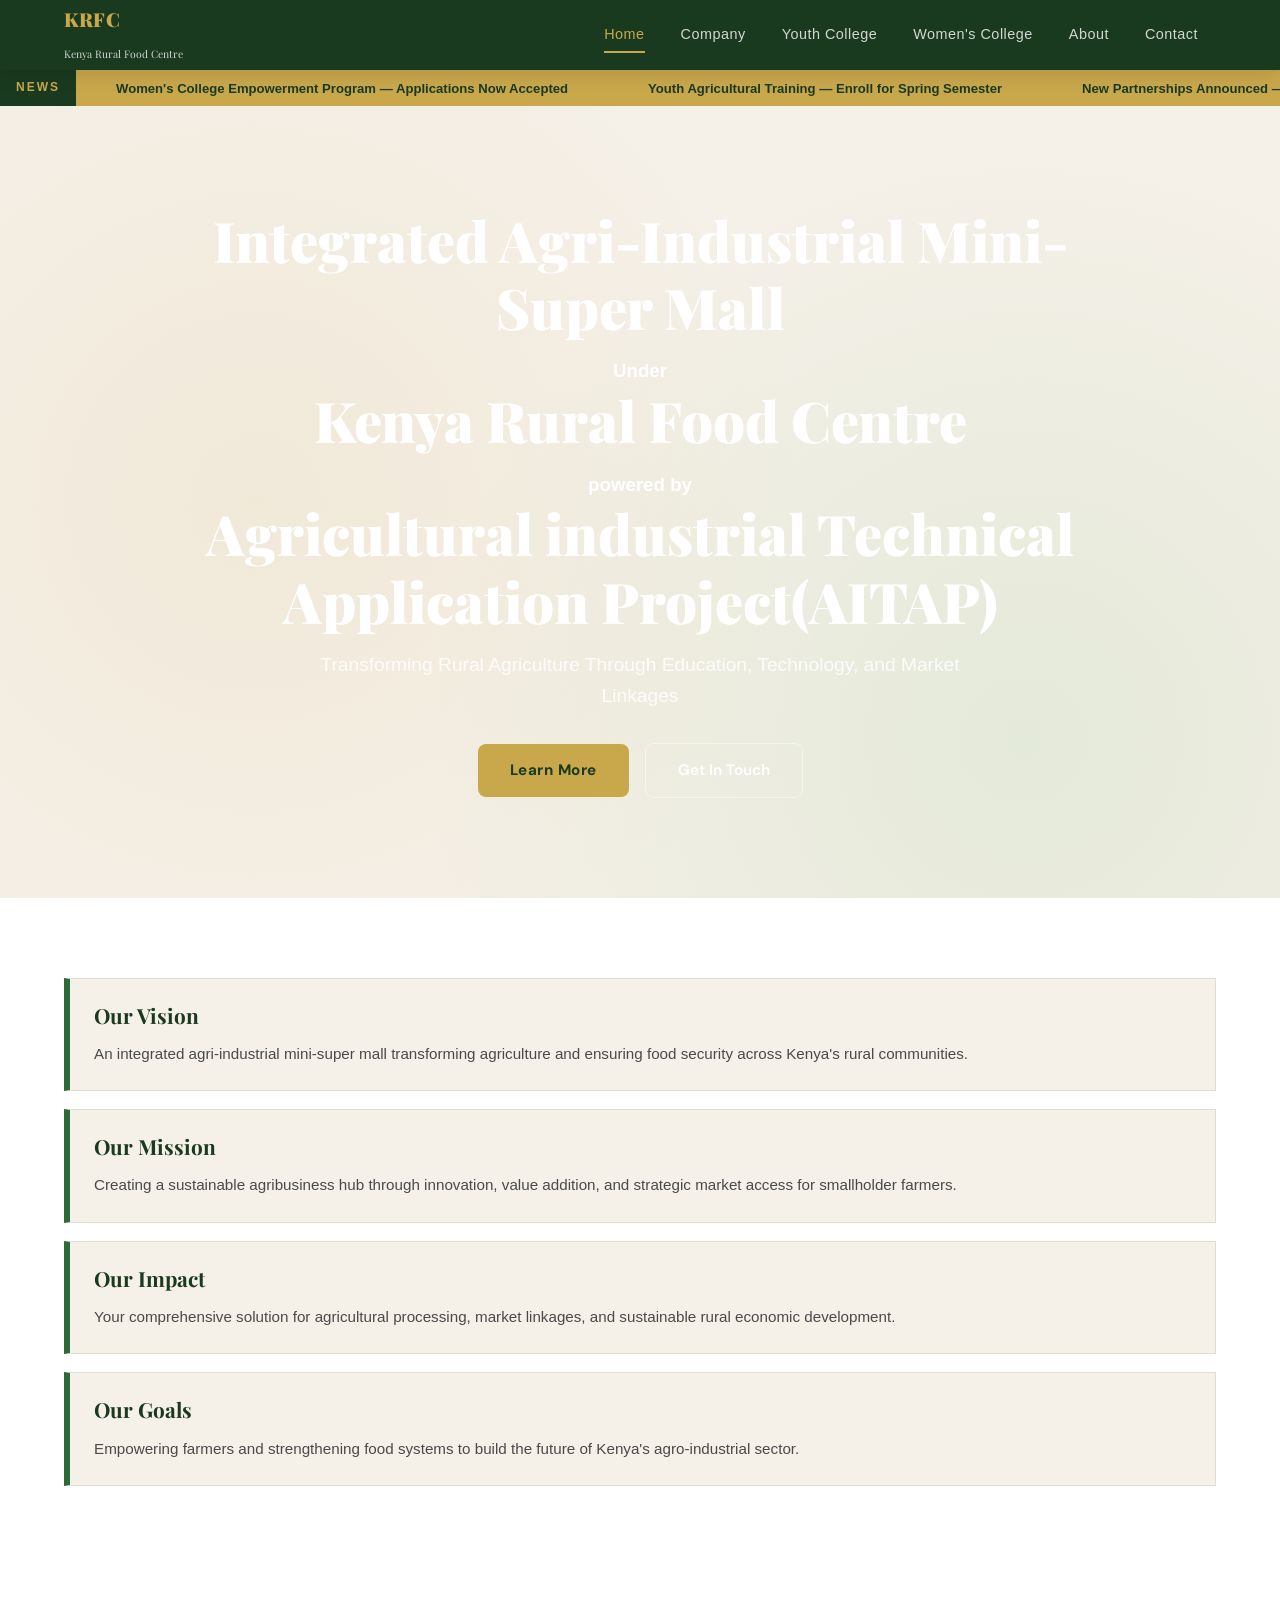
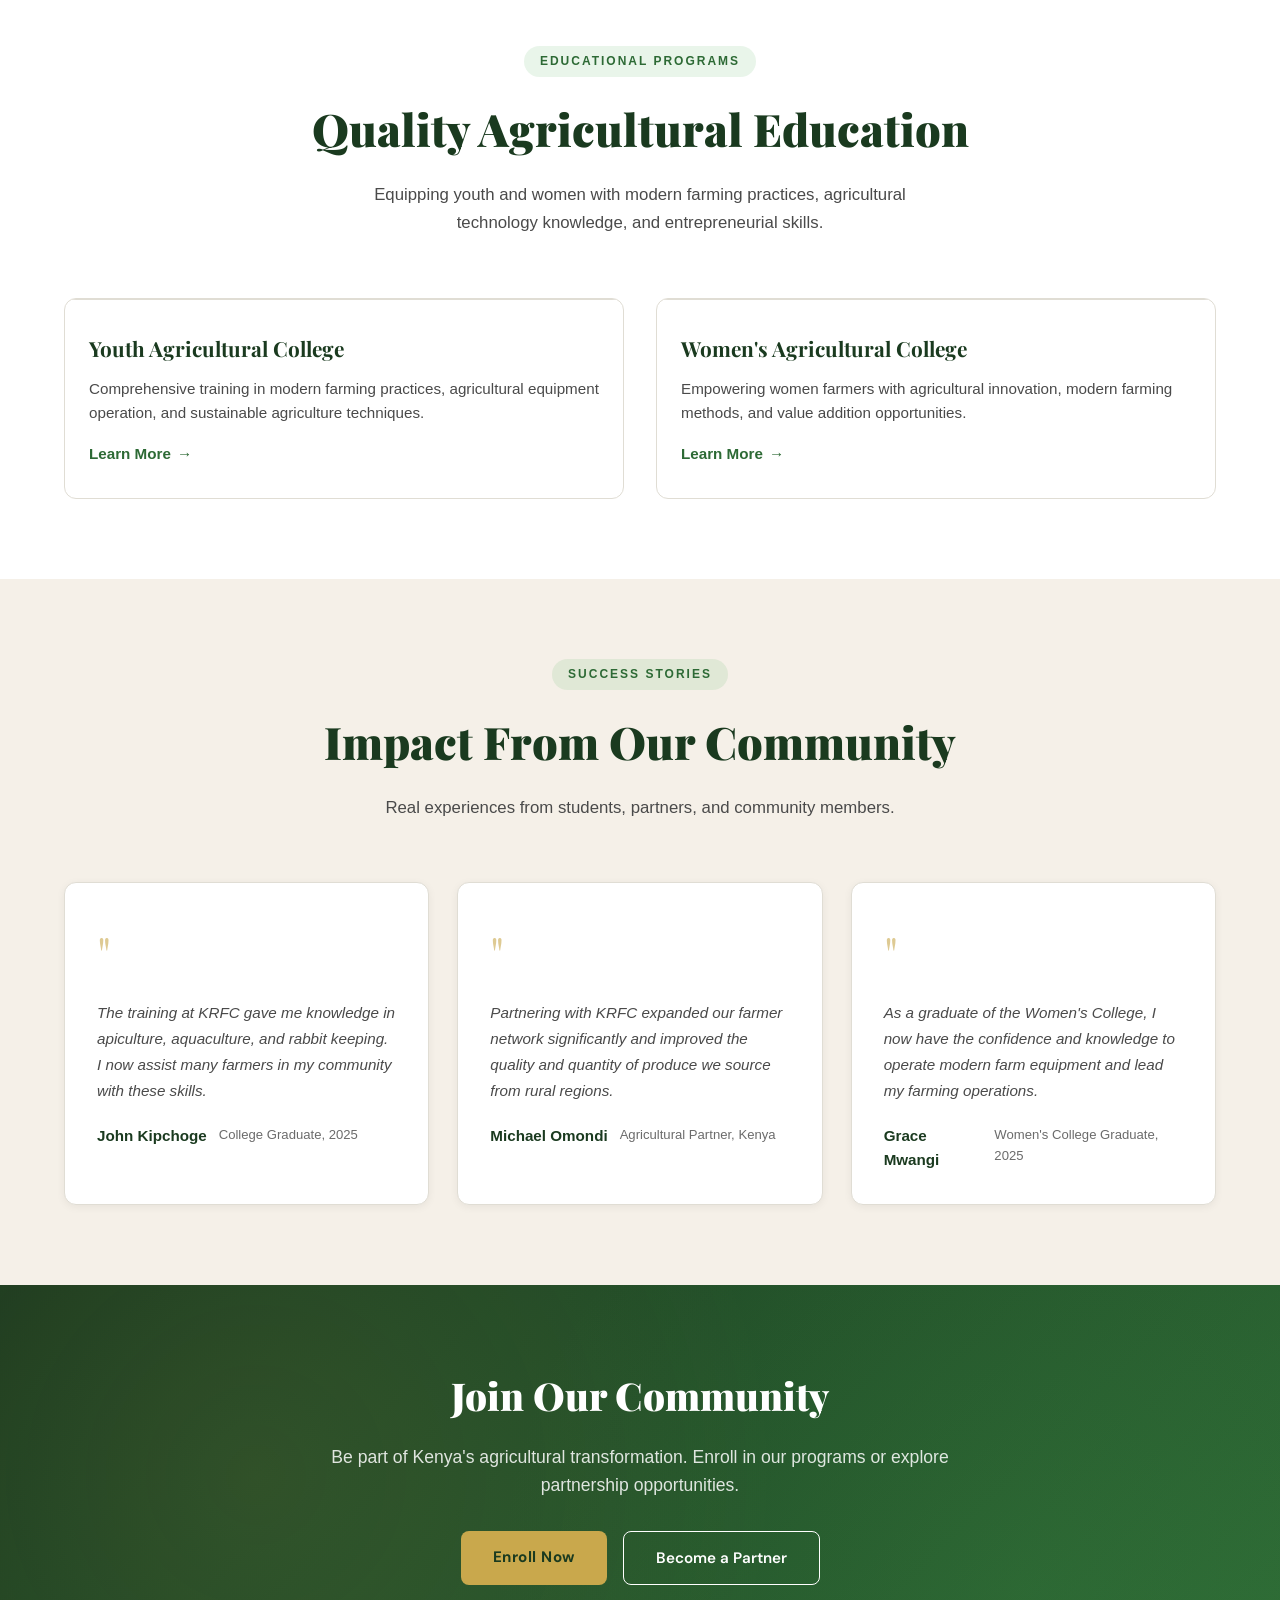
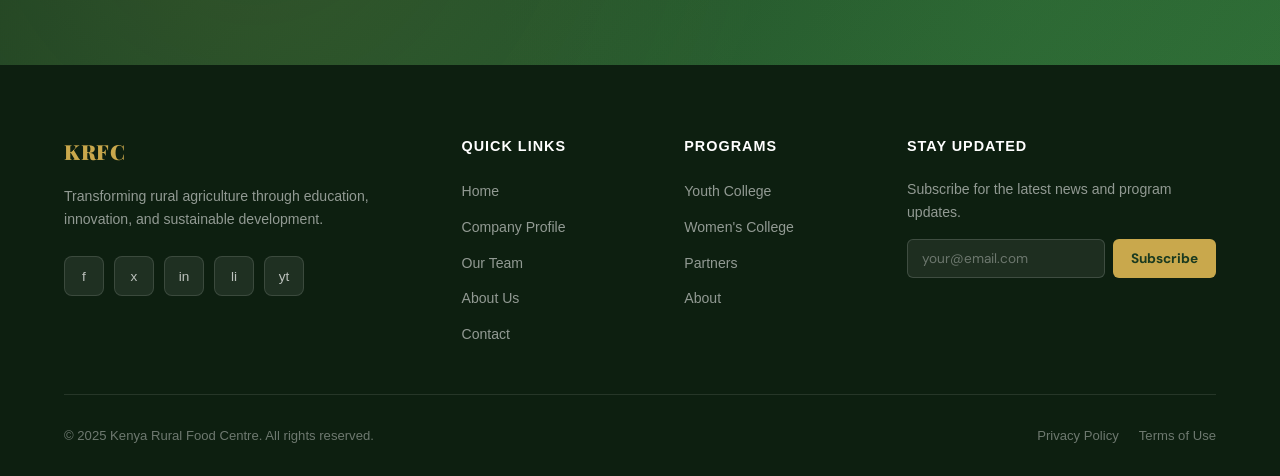
<file: index.html>
<!DOCTYPE html>
<html lang="en">
<head>
  <meta charset="UTF-8" />
  <meta name="viewport" content="width=device-width, initial-scale=1.0"/>
  <title>Kenya Rural Food Centre - Integrated Agricultural Hub</title>
  <link href="https://fonts.googleapis.com/css2?family=Playfair+Display:wght@400;700;900&family=DM+Sans:wght@300;400;500;600&display=swap" rel="stylesheet"/>
  <link rel="stylesheet" href="style.css"/>
</head>
<body>

<!-- NAVIGATION -->
<nav id="main-nav">
  <a class="logo" href="index.html">
     <div><div>KRFC</div><span>Kenya Rural Food Centre</span></div>
  </a>
  <ul class="nav-links" id="nav-links">
    <li><a href="index.html" id="nav-home" class="active">Home</a></li>
    <li class="dropdown">
      <a href="#" class="dropdown-toggle">Company</a>
      <div class="dropdown-menu">
        <a href="profile.html">Company Profile</a>
        <a href="team.html">Our Team</a>
        <a href="partners.html">Partners</a>
      </div>
    </li>
    <li><a href="youth.html" id="nav-youth">Youth College</a></li>
    <li><a href="women.html" id="nav-women">Women's College</a></li>
    <li><a href="about.html" id="nav-about">About</a></li>
    <li><a href="contact.html" id="nav-contact">Contact</a></li>
  </ul>
  <div class="hamburger" id="hamburger" onclick="toggleMenu()">
    <span></span><span></span><span></span>
  </div>
</nav>

<!-- NEWS TICKER -->
<div class="ticker-wrap">
  <div class="ticker-label">NEWS</div>
  <div class="ticker-track">
    <div class="ticker-item">Women's College Empowerment Program — Applications Now Accepted</div>
    <div class="ticker-item">Youth Agricultural Training — Enroll for Spring Semester</div>
    <div class="ticker-item">New Partnerships Announced — Expanding Market Access for Farmers</div>
  </div>
</div>

<!-- HERO SECTION -->
<section class="hero">
  <div class="hero-content">
    <h1>Integrated Agri-Industrial Mini-Super Mall</h1><h3>Under</h3><h1>Kenya Rural Food Centre</h1> <h3>powered by</h3><h1>Agricultural
         industrial Technical Application Project(AITAP)</h1>
    <p>Transforming Rural Agriculture Through Education, Technology, and Market Linkages</p>
    <div class="hero-buttons">
      <a href="about.html" class="btn-primary">Learn More</a>
      <a href="contact.html" class="btn-outline">Get In Touch</a>
    </div>
  </div>
</section>

<!-- KEY INITIATIVES -->
<div class="initiatives-section">
  <div class="initiatives-container">
    <div class="initiative-card">
      <div class="initiative-image-placeholder">
      </div>
      <h3>Our Vision</h3>
      <p>An integrated agri-industrial mini-super mall transforming agriculture and ensuring food security across Kenya's rural communities.</p>
    </div>

    <div class="initiative-card">
      <div class="initiative-image-placeholder">
         
      </div>
      <h3>Our Mission</h3>
      <p>Creating a sustainable agribusiness hub through innovation, value addition, and strategic market access for smallholder farmers.</p>
    </div>

    <div class="initiative-card">
      <div class="initiative-image-placeholder">
         
      </div>
      <h3>Our Impact</h3>
      <p>Your comprehensive solution for agricultural processing, market linkages, and sustainable rural economic development.</p>
    </div>
         <div class="initiative-card">
      <div class="initiative-image-placeholder">
        
      </div>
      <h3>Our Goals</h3>
      <p>Empowering farmers and strengthening food systems to build the future of Kenya's agro-industrial sector.</p>
    </div>
  </div>
</div>

<!-- PROGRAMS SECTION -->
<section class="programs-section">
  <div class="section-header">
    <div class="section-tag">Educational Programs</div>
    <h2>Quality Agricultural Education</h2>
    <p>Equipping youth and women with modern farming practices, agricultural technology knowledge, and entrepreneurial skills.</p>
  </div>
  <div class="programs-grid">
    <a class="program-card" href="youth.html">
      <div class="program-image-placeholder">Youth Program</div>
      <div class="program-card-body">
        <h3>Youth Agricultural College</h3>
        <p>Comprehensive training in modern farming practices, agricultural equipment operation, and sustainable agriculture techniques.</p>
        <span class="card-link">Learn More <span class="arrow">→</span></span>
      </div>
    </a>
    <a class="program-card" href="women.html">
      <div class="program-image-placeholder">Women's Program</div>
      <div class="program-card-body">
        <h3>Women's Agricultural College</h3>
        <p>Empowering women farmers with agricultural innovation, modern farming methods, and value addition opportunities.</p>
        <span class="card-link">Learn More <span class="arrow">→</span></span>
      </div>
    </a>
  </div>
</section>

<!-- TESTIMONIALS SECTION -->
<section class="testimonials">
  <div class="section-header">
    <div class="section-tag">Success Stories</div>
    <h2>Impact From Our Community</h2>
    <p>Real experiences from students, partners, and community members.</p>
  </div>
  <div class="testimonials-grid">
    <div class="testimonial-card">
      <div class="quote-mark">"</div>
      <p>The training at KRFC gave me knowledge in apiculture, aquaculture, and rabbit keeping. I now assist many farmers in my community with these skills.</p>
      <div class="testimonial-author">
        <div class="author-name">John Kipchoge</div>
        <div class="author-role">College Graduate, 2025</div>
      </div>
    </div>
    <div class="testimonial-card">
      <div class="quote-mark">"</div>
      <p>Partnering with KRFC expanded our farmer network significantly and improved the quality and quantity of produce we source from rural regions.</p>
      <div class="testimonial-author">
        <div class="author-name">Michael Omondi</div>
        <div class="author-role">Agricultural Partner, Kenya</div>
      </div>
    </div>
    <div class="testimonial-card">
      <div class="quote-mark">"</div>
      <p>As a graduate of the Women's College, I now have the confidence and knowledge to operate modern farm equipment and lead my farming operations.</p>
      <div class="testimonial-author">
        <div class="author-name">Grace Mwangi</div>
        <div class="author-role">Women's College Graduate, 2025</div>
      </div>
    </div>
  </div>
</section>

<!-- CALL TO ACTION -->
<section class="cta-section">
  <div class="cta-content">
    <h2>Join Our Community</h2>
    <p>Be part of Kenya's agricultural transformation. Enroll in our programs or explore partnership opportunities.</p>
    <div class="cta-buttons">
      <a href="youth.html" class="btn-primary">Enroll Now</a>
      <a href="partners.html" class="btn-outline-light">Become a Partner</a>
    </div>
  </div>
</section>

<!-- FOOTER -->
<footer>
  <div class="footer-grid">
    <div class="footer-brand">
      <a class="logo" href="index.html">KRFC</a>
      <p>Transforming rural agriculture through education, innovation, and sustainable development.</p>
      <div class="social-links">
        <a class="social-link" href="#" title="Facebook">f</a>
        <a class="social-link" href="#" title="Twitter">x</a>
        <a class="social-link" href="#" title="Instagram">in</a>
        <a class="social-link" href="#" title="LinkedIn">li</a>
        <a class="social-link" href="#" title="YouTube">yt</a>
      </div>
    </div>
    <div class="footer-col">
      <h5>Quick Links</h5>
      <ul>
        <li><a href="index.html">Home</a></li>
        <li><a href="profile.html">Company Profile</a></li>
        <li><a href="team.html">Our Team</a></li>
        <li><a href="about.html">About Us</a></li>
        <li><a href="contact.html">Contact</a></li>
      </ul>
    </div>
    <div class="footer-col">
      <h5>Programs</h5>
      <ul>
        <li><a href="youth.html">Youth College</a></li>
        <li><a href="women.html">Women's College</a></li>
        <li><a href="partners.html">Partners</a></li>
        <li><a href="about.html">About</a></li>
      </ul>
    </div>
    <div class="footer-col footer-newsletter">
      <h5>Stay Updated</h5>
      <p>Subscribe for the latest news and program updates.</p>
      <div class="newsletter-form">
        <input type="email" placeholder="your@email.com"/>
        <button onclick="subscribeNewsletter()">Subscribe</button>
      </div>
    </div>
  </div>
  <div class="footer-bottom">
    <p>© 2025 Kenya Rural Food Centre. All rights reserved.</p>
    <div class="footer-bottom-links">
      <a href="#">Privacy Policy</a>
      <a href="#">Terms of Use</a>
    </div>
  </div>
</footer>

<div class="toast" id="toast"></div>
<script src="script.js"></script>
</body>
</html>
</file>
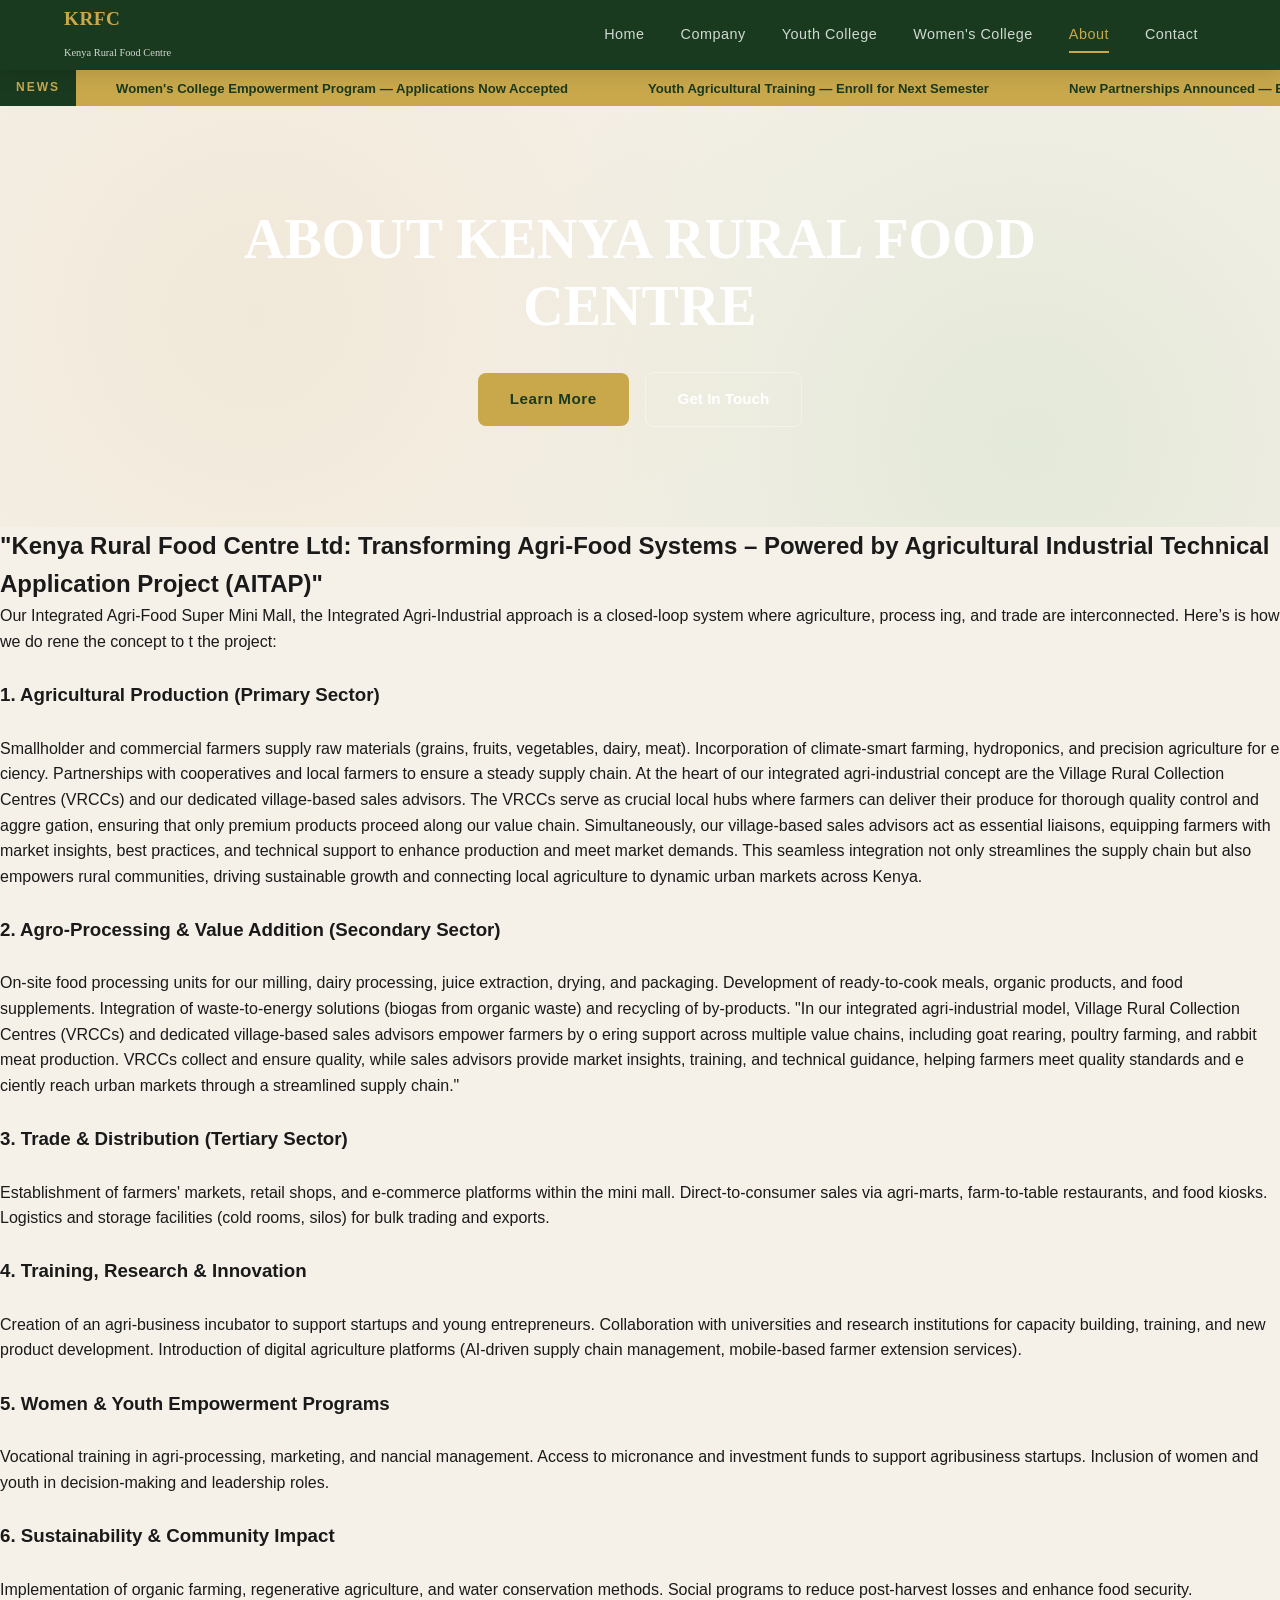
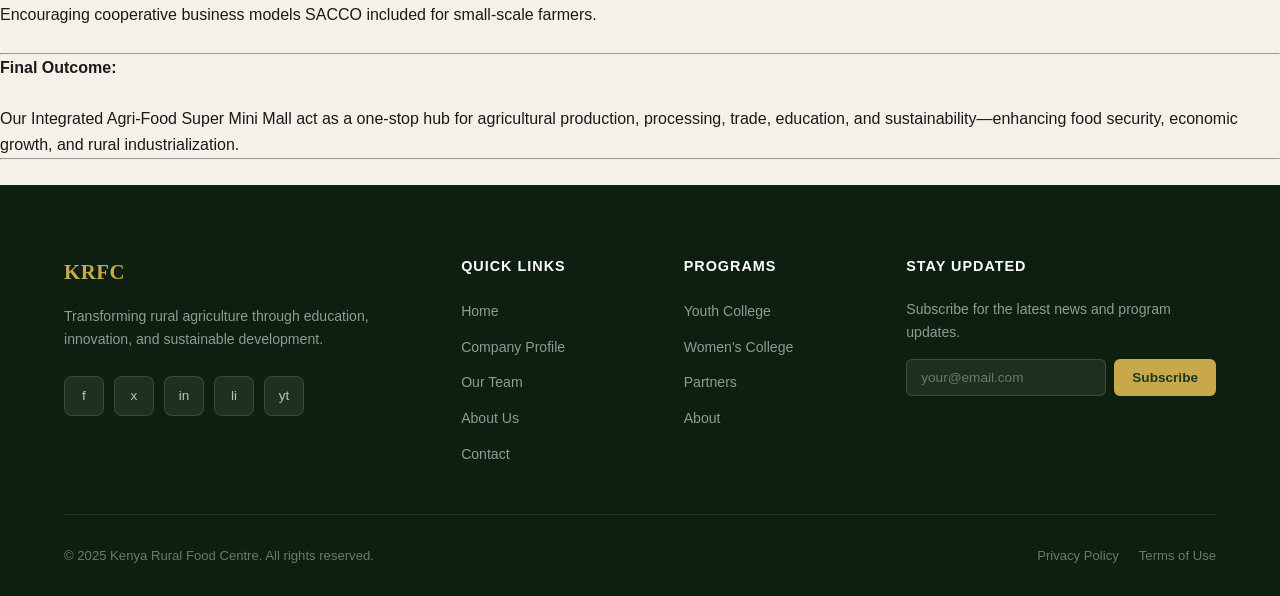
<file: about.html>
<!DOCTYPE html>
<html lang="en">
<head>
  <meta charset="UTF-8" />
  <meta name="viewport" content="width=device-width, initial-scale=1.0"/>
  <title>About – KRFC</title>
    <link rel="stylesheet" href="style.css"/>
</head>
<body>

<!-- NAVIGATION -->
<nav id="main-nav">
  <a class="logo" href="index.html">
     <div><div>KRFC</div><span>Kenya Rural Food Centre</span></div>
  </a>
  <ul class="nav-links" id="nav-links">
    <li><a href="index.html" id="nav-home" class="active">Home</a></li>
    <li class="dropdown">
      <a href="#" class="dropdown-toggle">Company</a>
      <div class="dropdown-menu">
        <a href="profile.html">Company Profile</a>
        <a href="team.html">Our Team</a>
        <a href="partners.html">Partners</a>
      </div>
    </li>
    <li><a href="youth.html" id="nav-youth">Youth College</a></li>
    <li><a href="women.html" id="nav-women">Women's College</a></li>
    <li><a href="about.html" id="nav-about">About</a></li>
    <li><a href="contact.html" id="nav-contact">Contact</a></li>
  </ul>
  <div class="hamburger" id="hamburger" onclick="toggleMenu()">
    <span></span><span></span><span></span>
  </div>
</nav>

<!-- NEWS TICKER -->
<div class="ticker-wrap">
  <div class="ticker-label">NEWS</div>
  <div class="ticker-track">
    <div class="ticker-item">Women's College Empowerment Program — Applications Now Accepted</div>
    <div class="ticker-item">Youth Agricultural Training — Enroll for Next Semester</div>
    <div class="ticker-item">New Partnerships Announced — Expanding Market Access for Farmers</div>
  </div>
</div>

<!-- HERO SECTION -->
<section class="hero">
  <div class="hero-content">
    <h1>ABOUT KENYA RURAL FOOD CENTRE</h1>
    <p></p>
    <div class="hero-buttons">
      <a href="about.html" class="btn-primary">Learn More</a>
      <a href="contact.html" class="btn-outline">Get In Touch</a>
    </div>
  </div>
</section>


<!-- OUR STORY -->
<section class="content-section">
  <div class="content-wrap">
    <div class="content-grid">
      <div class="content-block">
        <h1>"Kenya Rural Food Centre Ltd: Transforming Agri-Food Systems – Powered by Agricultural Industrial 
Technical Application Project (AITAP)"</h1>
        <p>Our Integrated Agri-Food Super Mini Mall, the Integrated Agri-Industrial approach is a closed-loop system where agriculture, process
ing, and trade are interconnected. Here’s  is how we do rene the concept to t the project:</p>
<br>
<h3>1. Agricultural Production (Primary Sector)</h3>
<br>
 <p>Smallholder and commercial farmers supply raw materials (grains, fruits, vegetables, dairy, meat).
 Incorporation of climate-smart farming, hydroponics, and precision agriculture for e ciency.
 Partnerships with cooperatives and local farmers to ensure a steady supply chain.
At the heart of our integrated agri-industrial concept are the Village Rural Collection Centres (VRCCs) and our dedicated village-based 
sales advisors. The VRCCs serve as crucial local hubs where farmers can deliver their produce for thorough quality control and aggre
gation, ensuring that only premium products proceed along our value chain. Simultaneously, our village-based sales advisors act as 
essential liaisons, equipping farmers with market insights, best practices, and technical support to enhance production and meet 
market demands. This seamless integration not only streamlines the supply chain but also empowers rural communities, driving 
sustainable growth and connecting local agriculture to dynamic urban markets across Kenya.</p>
<br>
<h3>2. Agro-Processing & Value Addition (Secondary Sector)</h3>
<br>
<p>On-site food processing units for our milling, dairy processing, juice extraction, drying, and packaging.
 Development of ready-to-cook meals, organic products, and food supplements.
 Integration of waste-to-energy solutions (biogas from organic waste) and recycling of by-products.
"In our integrated agri-industrial model, Village Rural Collection Centres (VRCCs) and dedicated village-based sales advisors empower 
farmers by o ering support across multiple value chains, including goat rearing, poultry farming, and rabbit meat production. VRCCs 
collect and ensure quality, while sales advisors provide market insights, training, and technical guidance, helping farmers meet 
quality standards and e ciently reach urban markets through a streamlined supply chain."</p>
<br>
<h3>3. Trade & Distribution (Tertiary Sector)</h3>
<br>
<p>Establishment of farmers' markets, retail shops, and e-commerce platforms within the mini mall.
Direct-to-consumer sales via agri-marts, farm-to-table restaurants, and food kiosks.
 Logistics and storage facilities (cold rooms, silos) for bulk trading and exports.</p>
 <br>
<h3>4. Training, Research & Innovation</h3>
<br>
    <p>Creation of an agri-business incubator to support startups and young entrepreneurs.
    Collaboration with universities and research institutions for capacity building, training, and new product development.
    Introduction of digital agriculture platforms (AI-driven supply chain management, mobile-based farmer extension services).</p>
    <br>
<h3>5. Women & Youth Empowerment Programs</h3>
<br>
<p>Vocational training in agri-processing, marketing, and nancial management.
    Access to micronance and investment funds to support agribusiness startups.
    Inclusion of women and youth in decision-making and leadership roles.</p>
    <br>
<h3>6. Sustainability & Community Impact</h3>
<br>
    <p>Implementation of organic farming, regenerative agriculture, and water conservation methods.
    Social programs to reduce post-harvest losses and enhance food security.
    Encouraging cooperative business models  SACCO  included for small-scale farmers.</p>
    <br>
    <hr>
<h4>Final Outcome:</h4>
<br>
<p>Our Integrated Agri-Food Super Mini Mall  act as a one-stop hub for agricultural production, processing, trade, education, and 
sustainability—enhancing food security, economic growth, and rural industrialization.</p>
<hr>
<br>

        
    </div>
  </div>
</section>

<!-- FOOTER -->
<footer>
  <div class="footer-grid">
    <div class="footer-brand">
      <a class="logo" href="index.html">KRFC</a>
      <p>Transforming rural agriculture through education, innovation, and sustainable development.</p>
      <div class="social-links">
        <a class="social-link" href="#" title="Facebook">f</a>
        <a class="social-link" href="#" title="Twitter">x</a>
        <a class="social-link" href="#" title="Instagram">in</a>
        <a class="social-link" href="#" title="LinkedIn">li</a>
        <a class="social-link" href="#" title="YouTube">yt</a>
      </div>
    </div>
    <div class="footer-col">
      <h5>Quick Links</h5>
      <ul>
        <li><a href="index.html">Home</a></li>
        <li><a href="profile.html">Company Profile</a></li>
        <li><a href="team.html">Our Team</a></li>
        <li><a href="about.html">About Us</a></li>
        <li><a href="contact.html">Contact</a></li>
      </ul>
    </div>
    <div class="footer-col">
      <h5>Programs</h5>
      <ul>
        <li><a href="youth.html">Youth College</a></li>
        <li><a href="women.html">Women's College</a></li>
        <li><a href="partners.html">Partners</a></li>
        <li><a href="about.html">About</a></li>
      </ul>
    </div>
    <div class="footer-col footer-newsletter">
      <h5>Stay Updated</h5>
      <p>Subscribe for the latest news and program updates.</p>
      <div class="newsletter-form">
        <input type="email" placeholder="your@email.com"/>
        <button onclick="subscribeNewsletter()">Subscribe</button>
      </div>
    </div>
  </div>
  <div class="footer-bottom">
    <p>© 2025 Kenya Rural Food Centre. All rights reserved.</p>
    <div class="footer-bottom-links">
      <a href="#">Privacy Policy</a>
      <a href="#">Terms of Use</a>
    </div>
  </div>
</footer>

<div class="toast" id="toast"></div>
<script src="script.js"></script>
</body>
</html>
</file>
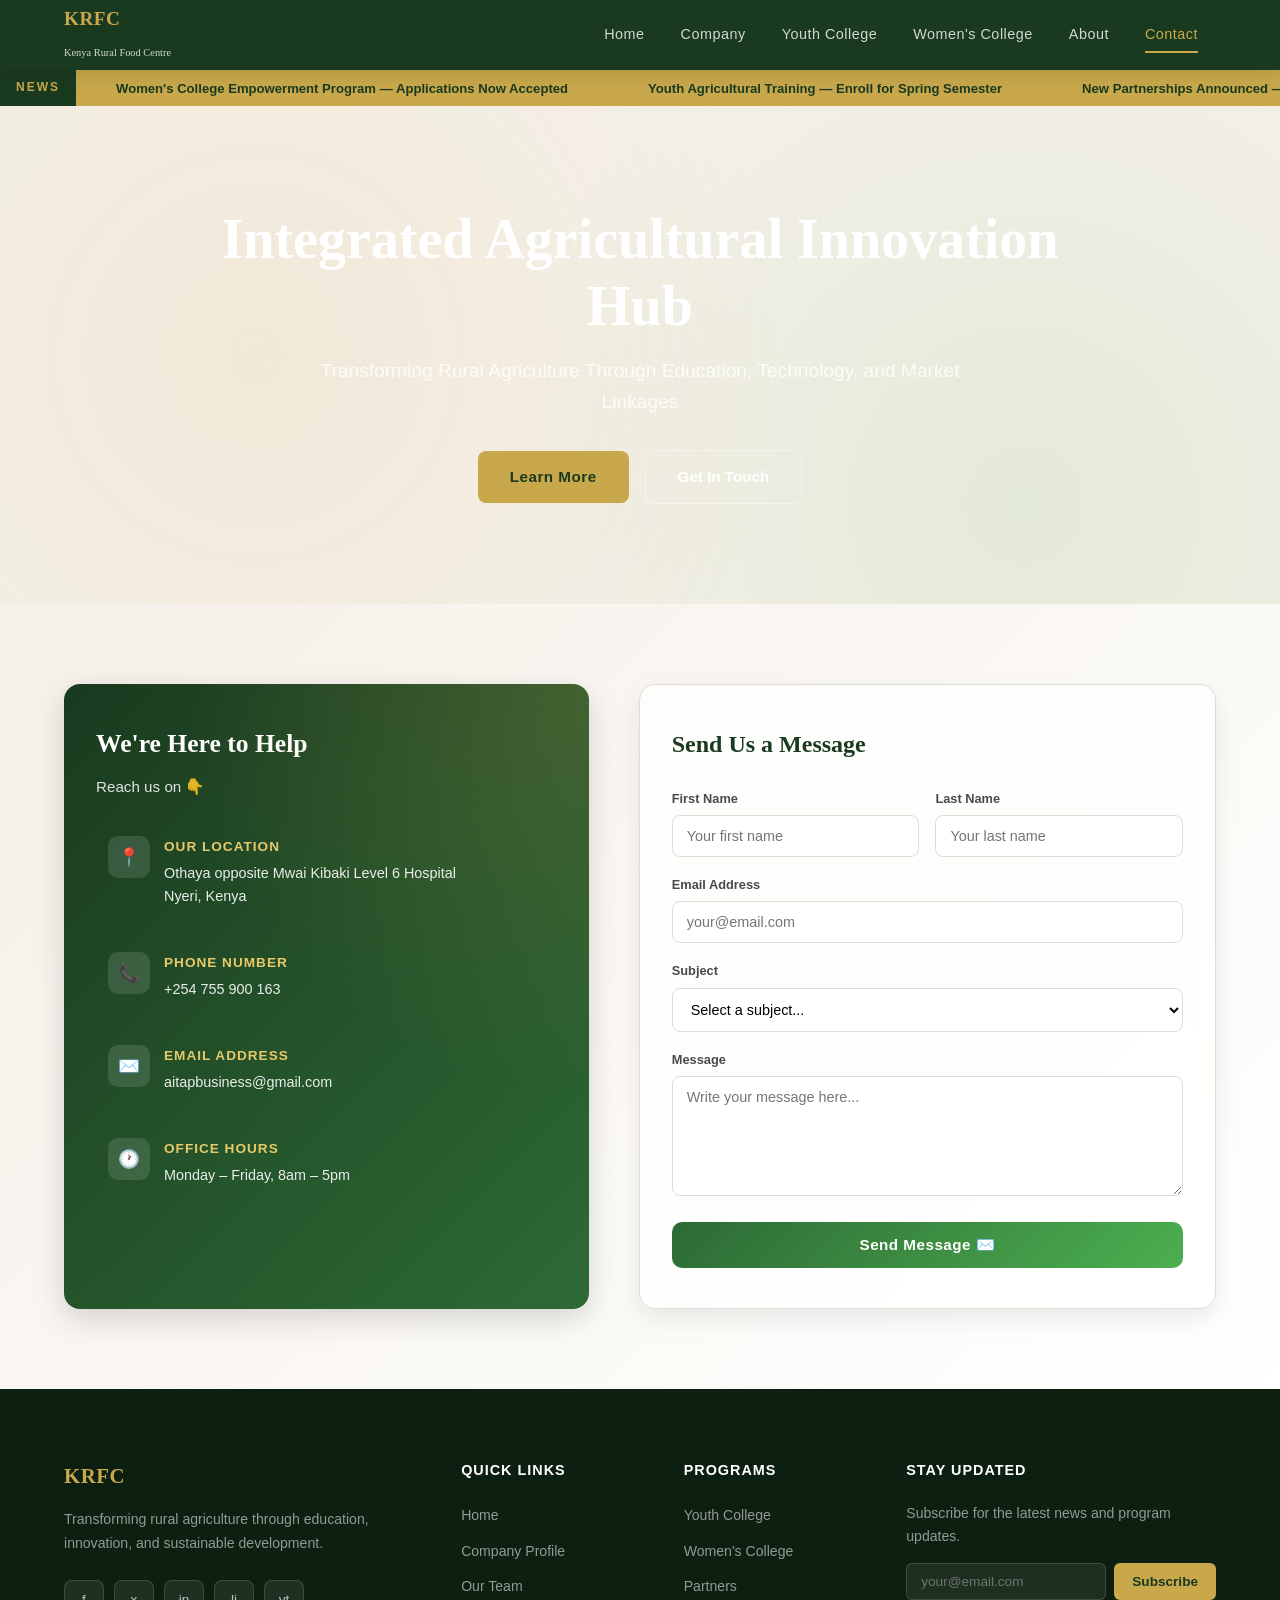
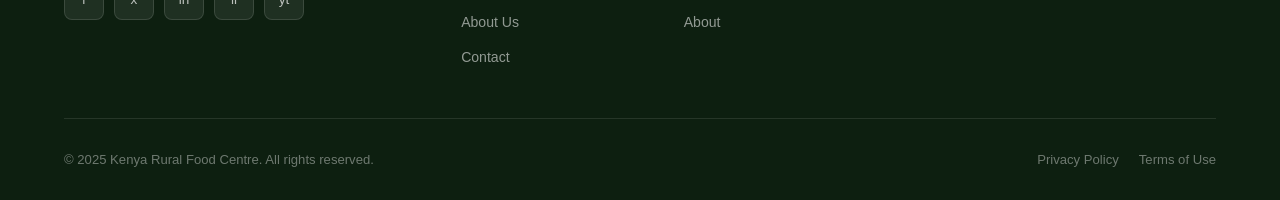
<file: contact.html>
<!DOCTYPE html>
<html lang="en">
<head>
  <meta charset="UTF-8" />
  <meta name="viewport" content="width=device-width, initial-scale=1.0"/>
  <title>Contact - KRFC</title>
  
  <link rel="stylesheet" href="style.css"/>
</head>
<body>

<!-- NAVIGATION -->
<nav id="main-nav">
  <a class="logo" href="index.html">
     <div><div>KRFC</div><span>Kenya Rural Food Centre</span></div>
  </a>
  <ul class="nav-links" id="nav-links">
    <li><a href="index.html" id="nav-home" class="active">Home</a></li>
    <li class="dropdown">
      <a href="#" class="dropdown-toggle">Company</a>
      <div class="dropdown-menu">
        <a href="profile.html">Company Profile</a>
        <a href="team.html">Our Team</a>
        <a href="partners.html">Partners</a>
      </div>
    </li>
    <li><a href="youth.html" id="nav-youth">Youth College</a></li>
    <li><a href="women.html" id="nav-women">Women's College</a></li>
    <li><a href="about.html" id="nav-about">About</a></li>
    <li><a href="contact.html" id="nav-contact">Contact</a></li>
  </ul>
  <div class="hamburger" id="hamburger" onclick="toggleMenu()">
    <span></span><span></span><span></span>
  </div>
</nav>

<!-- NEWS TICKER -->
<div class="ticker-wrap">
  <div class="ticker-label">NEWS</div>
  <div class="ticker-track">
    <div class="ticker-item">Women's College Empowerment Program — Applications Now Accepted</div>
    <div class="ticker-item">Youth Agricultural Training — Enroll for Spring Semester</div>
    <div class="ticker-item">New Partnerships Announced — Expanding Market Access for Farmers</div>
  </div>
</div>

<!-- HERO SECTION -->
<section class="hero">
  <div class="hero-content">
    <h1>Integrated Agricultural Innovation Hub</h1>
    <p>Transforming Rural Agriculture Through Education, Technology, and Market Linkages</p>
    <div class="hero-buttons">
      <a href="about.html" class="btn-primary">Learn More</a>
      <a href="contact.html" class="btn-outline">Get In Touch</a>
    </div>
  </div>
</section>


<!-- CONTACT SECTION -->
<section class="contact-section">
  <div class="contact-wrap">
    <div class="contact-info">
      <h3>We're Here to Help</h3>
      <p>Reach us on 👇</p>
      <div class="contact-details">
        <div class="contact-item">
          <div class="contact-item-icon">📍</div>
          <div>
            <h5>Our Location</h5>
            <p>Othaya opposite Mwai Kibaki Level 6 Hospital<br>Nyeri, Kenya</p>
          </div>
        </div>
        <div class="contact-item">
          <div class="contact-item-icon">📞</div>
          <div>
            <h5>Phone Number</h5>
            <p>+254 755 900 163</p>
          </div>
        </div>
        <div class="contact-item">
          <div class="contact-item-icon">✉️</div>
          <div>
            <h5>Email Address</h5>
            <p>aitapbusiness@gmail.com</p>
          </div>
        </div>
        <div class="contact-item">
          <div class="contact-item-icon">🕐</div>
          <div>
            <h5>Office Hours</h5>
            <p>Monday – Friday, 8am – 5pm</p>
          </div>
        </div>
      </div>
    </div>

    <div class="contact-form">
      <h3>Send Us a Message</h3>
      <div class="form-row">
        <div class="form-group">
          <label>First Name</label>
          <input type="text" placeholder="Your first name" />
        </div>
        <div class="form-group">
          <label>Last Name</label>
          <input type="text" placeholder="Your last name" />
        </div>
      </div>
      <div class="form-group">
        <label>Email Address</label>
        <input type="email" placeholder="your@email.com" />
      </div>
      <div class="form-group">
        <label>Subject</label>
        <select>
          <option value="">Select a subject...</option>
          <option>General Inquiry</option>
          <option>Youth College Enrollment</option>
          <option>Women's College Enrollment</option>
          <option>Partnership Opportunities</option>
          <option>Media & Press</option>
          <option>Other</option>
        </select>
      </div>
      <div class="form-group">
        <label>Message</label>
        <textarea placeholder="Write your message here..."></textarea>
      </div>
      <button class="btn-submit" onclick="submitForm()">Send Message ✉️</button>
    </div>
  </div>
</section>

<!-- FOOTER -->
<footer>
  <div class="footer-grid">
    <div class="footer-brand">
      <a class="logo" href="index.html">KRFC</a>
      <p>Transforming rural agriculture through education, innovation, and sustainable development.</p>
      <div class="social-links">
        <a class="social-link" href="#" title="Facebook">f</a>
        <a class="social-link" href="#" title="Twitter">x</a>
        <a class="social-link" href="#" title="Instagram">in</a>
        <a class="social-link" href="#" title="LinkedIn">li</a>
        <a class="social-link" href="#" title="YouTube">yt</a>
      </div>
    </div>
    <div class="footer-col">
      <h5>Quick Links</h5>
      <ul>
        <li><a href="index.html">Home</a></li>
        <li><a href="profile.html">Company Profile</a></li>
        <li><a href="team.html">Our Team</a></li>
        <li><a href="about.html">About Us</a></li>
        <li><a href="contact.html">Contact</a></li>
      </ul>
    </div>
    <div class="footer-col">
      <h5>Programs</h5>
      <ul>
        <li><a href="youth.html">Youth College</a></li>
        <li><a href="women.html">Women's College</a></li>
        <li><a href="partners.html">Partners</a></li>
        <li><a href="about.html">About</a></li>
      </ul>
    </div>
    <div class="footer-col footer-newsletter">
      <h5>Stay Updated</h5>
      <p>Subscribe for the latest news and program updates.</p>
      <div class="newsletter-form">
        <input type="email" placeholder="your@email.com"/>
        <button onclick="subscribeNewsletter()">Subscribe</button>
      </div>
    </div>
  </div>
  <div class="footer-bottom">
    <p>© 2025 Kenya Rural Food Centre. All rights reserved.</p>
    <div class="footer-bottom-links">
      <a href="#">Privacy Policy</a>
      <a href="#">Terms of Use</a>
    </div>
  </div>
</footer>

<div class="toast" id="toast"></div>
<script src="script.js"></script>
</body>
</html>
</file>
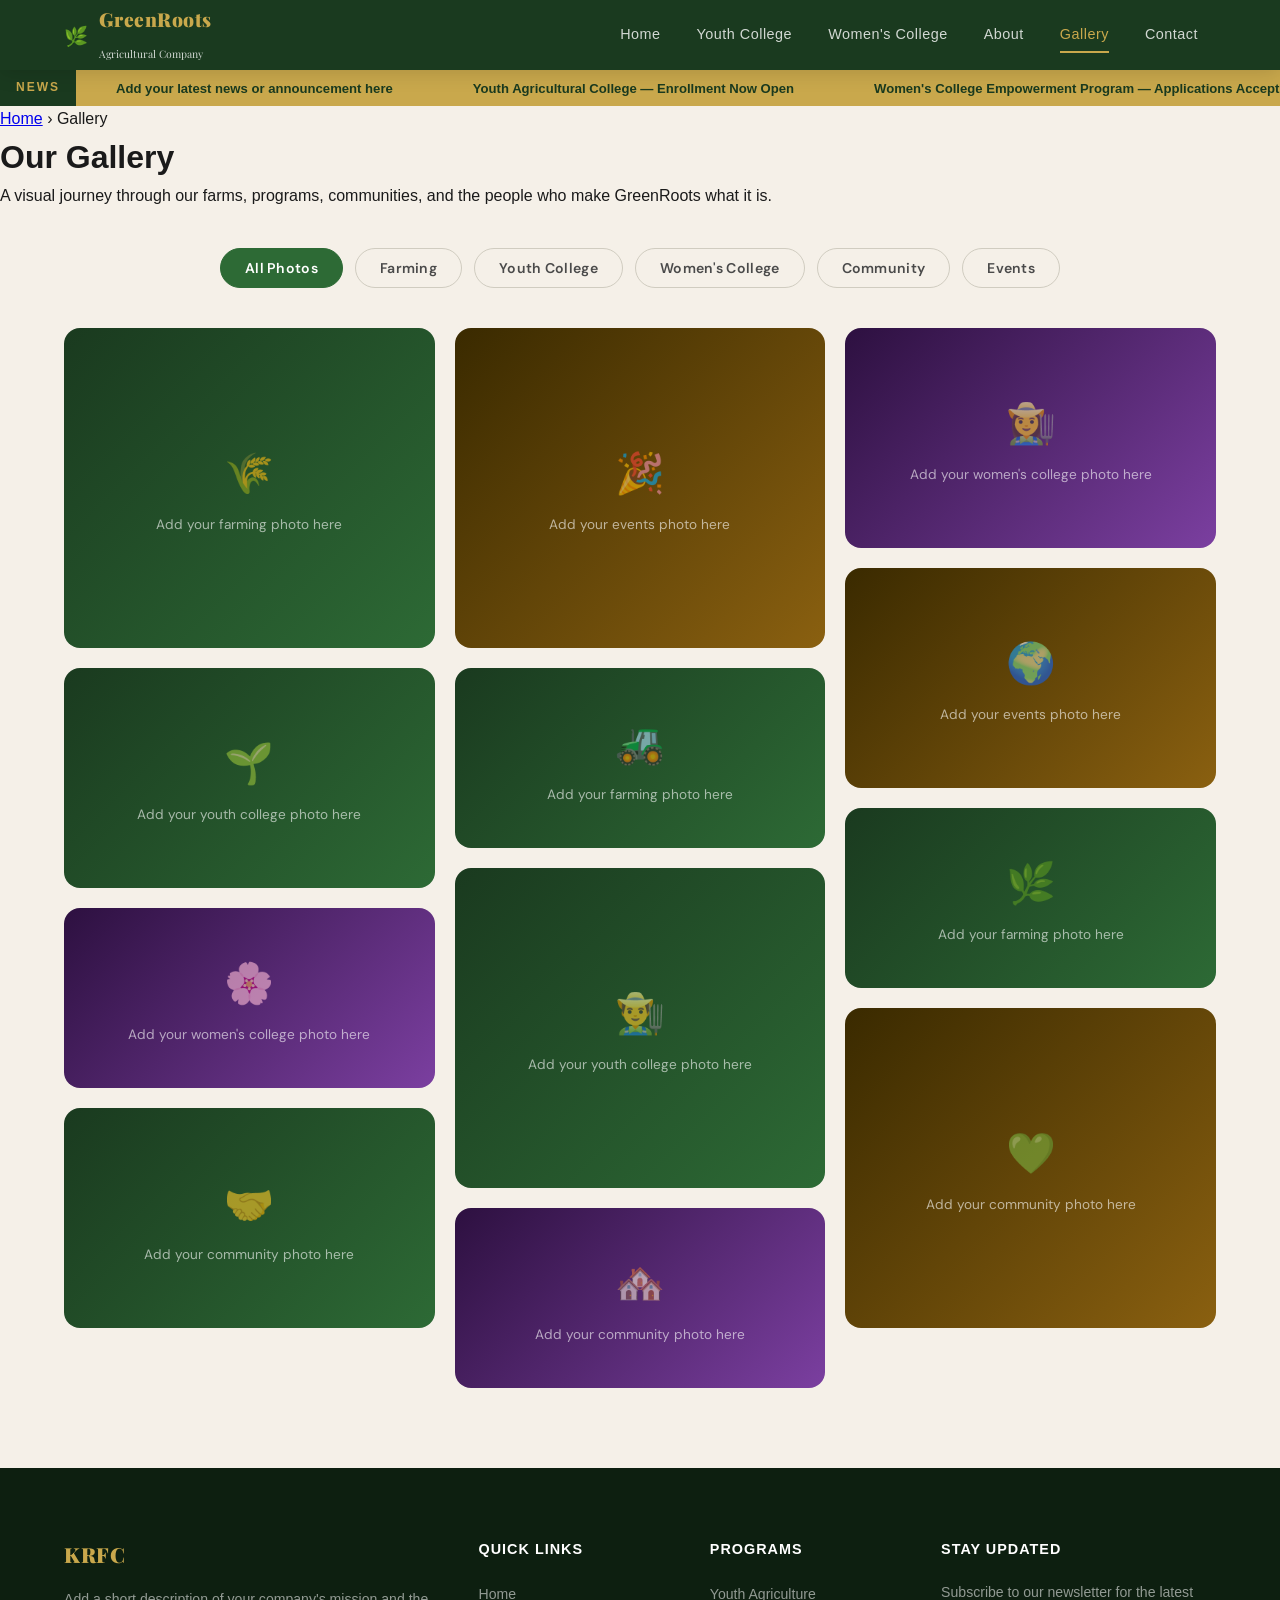
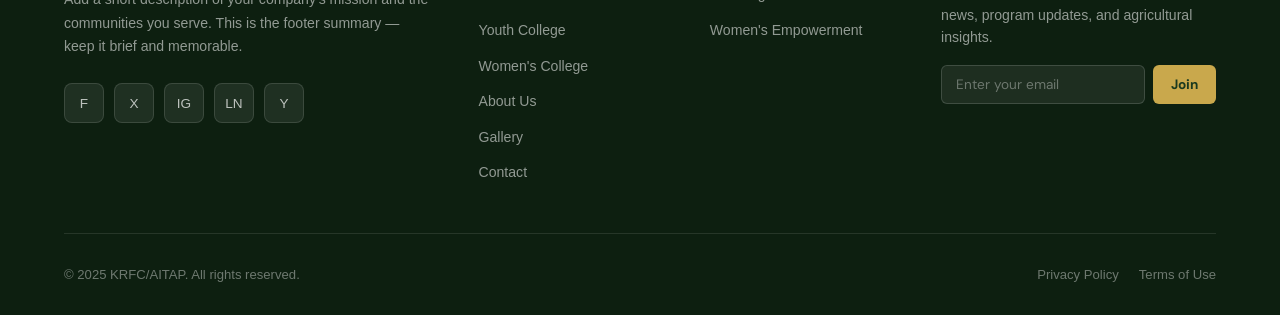
<file: gallery.html>
<!DOCTYPE html>
<html lang="en">
<head>
  <meta charset="UTF-8" />
  <meta name="viewport" content="width=device-width, initial-scale=1.0"/>
  <title>Gallery – GreenRoots</title>
  <link href="https://fonts.googleapis.com/css2?family=Playfair+Display:wght@400;700;900&family=DM+Sans:wght@300;400;500;600&display=swap" rel="stylesheet"/>
  <link rel="stylesheet" href="style.css"/>
  <style>
    /* ===== GALLERY FILTERS ===== */
    .filter-bar {
      display: flex;
      justify-content: center;
      gap: 12px;
      flex-wrap: wrap;
      padding: 40px 5% 20px;
      max-width: 1200px;
      margin: 0 auto;
    }
    .filter-btn {
      padding: 10px 24px;
      border-radius: 50px;
      border: 1.5px solid #d0ccc0;
      background: transparent;
      font-family: 'DM Sans', sans-serif;
      font-size: 0.88rem;
      font-weight: 600;
      color: var(--text-mid);
      cursor: pointer;
      transition: all 0.3s ease;
      letter-spacing: 0.3px;
    }
    .filter-btn:hover {
      border-color: var(--green-mid);
      color: var(--green-mid);
    }
    .filter-btn.active {
      background: var(--green-mid);
      border-color: var(--green-mid);
      color: var(--white);
    }

    /* ===== GALLERY GRID ===== */
    .gallery-section {
      padding: 20px 5% 80px;
    }
    .gallery-grid {
      max-width: 1200px;
      margin: 0 auto;
      columns: 3;
      column-gap: 20px;
    }
    .gallery-item {
      break-inside: avoid;
      margin-bottom: 20px;
      border-radius: 16px;
      overflow: hidden;
      position: relative;
      cursor: pointer;
      background: var(--green-dark);
      transition: transform 0.35s ease, box-shadow 0.35s ease;
    }
    .gallery-item:hover {
      transform: translateY(-6px);
      box-shadow: 0 20px 50px rgba(0,0,0,0.2);
    }
    .gallery-item:hover .gallery-overlay {
      opacity: 1;
    }
    .gallery-placeholder {
      width: 100%;
      display: flex;
      flex-direction: column;
      align-items: center;
      justify-content: center;
      gap: 10px;
      color: rgba(255,255,255,0.6);
      font-size: 0.85rem;
      font-family: 'DM Sans', sans-serif;
      background: linear-gradient(135deg, var(--green-dark), var(--green-mid));
    }
    .gallery-placeholder.tall { height: 320px; }
    .gallery-placeholder.medium { height: 220px; }
    .gallery-placeholder.short { height: 180px; }
    .gallery-placeholder.purple { background: linear-gradient(135deg, #2d1040, #7b3fa0); }
    .gallery-placeholder.gold { background: linear-gradient(135deg, #3a2a00, #8a6010); }
    .gallery-placeholder span { font-size: 2.5rem; }
    .gallery-placeholder p { text-align: center; padding: 0 16px; line-height: 1.5; }

    .gallery-overlay {
      position: absolute;
      inset: 0;
      background: linear-gradient(to top, rgba(0,0,0,0.75) 0%, transparent 60%);
      opacity: 0;
      transition: opacity 0.35s ease;
      display: flex;
      flex-direction: column;
      justify-content: flex-end;
      padding: 20px;
    }
    .overlay-title {
      color: var(--white);
      font-family: 'Playfair Display', serif;
      font-size: 1rem;
      font-weight: 700;
      margin-bottom: 4px;
    }
    .overlay-tag {
      display: inline-block;
      background: rgba(201,168,76,0.8);
      color: var(--green-dark);
      font-size: 0.72rem;
      font-weight: 700;
      letter-spacing: 1px;
      text-transform: uppercase;
      padding: 3px 10px;
      border-radius: 50px;
    }

    /* ===== LIGHTBOX ===== */
    .lightbox {
      position: fixed;
      inset: 0;
      background: rgba(0,0,0,0.92);
      z-index: 1000;
      display: flex;
      align-items: center;
      justify-content: center;
      padding: 40px;
      opacity: 0;
      pointer-events: none;
      transition: opacity 0.3s ease;
    }
    .lightbox.open {
      opacity: 1;
      pointer-events: all;
    }
    .lightbox-inner {
      background: var(--green-dark);
      border-radius: 20px;
      overflow: hidden;
      max-width: 700px;
      width: 100%;
      display: flex;
      flex-direction: column;
      transform: scale(0.9);
      transition: transform 0.3s ease;
    }
    .lightbox.open .lightbox-inner {
      transform: scale(1);
    }
    .lightbox-image {
      height: 380px;
      display: flex;
      align-items: center;
      justify-content: center;
      font-size: 5rem;
    }
    .lightbox-body {
      padding: 28px 32px;
    }
    .lightbox-body h3 {
      font-family: 'Playfair Display', serif;
      font-size: 1.4rem;
      font-weight: 700;
      color: var(--white);
      margin-bottom: 8px;
    }
    .lightbox-body p {
      font-size: 0.9rem;
      color: rgba(255,255,255,0.65);
      line-height: 1.6;
      margin-bottom: 16px;
    }
    .lightbox-close {
      position: absolute;
      top: 20px;
      right: 20px;
      width: 44px;
      height: 44px;
      border-radius: 50%;
      background: rgba(255,255,255,0.1);
      border: none;
      color: var(--white);
      font-size: 1.4rem;
      cursor: pointer;
      display: flex;
      align-items: center;
      justify-content: center;
      transition: background 0.2s;
    }
    .lightbox-close:hover { background: rgba(255,255,255,0.2); }
    .lightbox-nav {
      display: flex;
      justify-content: space-between;
      padding: 0 32px 28px;
    }
    .lightbox-nav button {
      background: rgba(255,255,255,0.08);
      border: 1px solid rgba(255,255,255,0.15);
      color: var(--white);
      padding: 10px 24px;
      border-radius: 8px;
      font-family: 'DM Sans', sans-serif;
      font-size: 0.88rem;
      font-weight: 600;
      cursor: pointer;
      transition: background 0.2s;
    }
    .lightbox-nav button:hover { background: rgba(255,255,255,0.15); }

    /* ===== RESPONSIVE ===== */
    @media (max-width: 900px) {
      .gallery-grid { columns: 2; }
    }
    @media (max-width: 560px) {
      .gallery-grid { columns: 1; }
      .lightbox { padding: 16px; }
      .lightbox-image { height: 240px; }
    }
  </style>
</head>
<body>

<!-- NAV -->
<nav id="main-nav">
  <a class="logo" href="index.html">
    🌿 <div><div>GreenRoots</div><span>Agricultural Company</span></div>
  </a>
  <ul class="nav-links" id="nav-links">
    <li><a href="index.html">Home</a></li>
    <li><a href="youth.html">Youth College</a></li>
    <li><a href="women.html">Women's College</a></li>
    <li><a href="about.html">About</a></li>
    <li><a href="gallery.html" class="active">Gallery</a></li>
    <li><a href="contact.html">Contact</a></li>
  </ul>
  <div class="hamburger" id="hamburger" onclick="toggleMenu()">
    <span></span><span></span><span></span>
  </div>
</nav>

<!-- SCROLLING TICKER -->
<div class="ticker-wrap">
  <div class="ticker-label">NEWS</div>
  <div class="ticker-track">
    <div class="ticker-item">Add your latest news or announcement here</div>
    <div class="ticker-item">Youth Agricultural College — Enrollment Now Open</div>
    <div class="ticker-item">Women's College Empowerment Program — Applications Accepted</div>
    <div class="ticker-item">Annual Harvest Festival — Add Date Here</div>
    <div class="ticker-item">New Training Programs Available — Learn More Today</div>
    <div class="ticker-item">Sustainable Farming Workshops — Register Your Interest</div>
    <div class="ticker-item">Add your latest news or announcement here</div>
    <div class="ticker-item">Youth Agricultural College — Enrollment Now Open</div>
    <div class="ticker-item">Women's College Empowerment Program — Applications Accepted</div>
    <div class="ticker-item">Annual Harvest Festival — Add Date Here</div>
    <div class="ticker-item">New Training Programs Available — Learn More Today</div>
    <div class="ticker-item">Sustainable Farming Workshops — Register Your Interest</div>
  </div>
</div>

<!-- INNER HERO -->
<div class="inner-hero">
  <div class="inner-hero-content">
    <div class="breadcrumb">
      <a href="index.html">Home</a> › Gallery
    </div>
    <h1>Our <span>Gallery</span></h1>
    <p>A visual journey through our farms, programs, communities, and the people who make GreenRoots what it is.</p>
  </div>
</div>

<!-- FILTER BAR -->
<div class="filter-bar" id="filter-bar">
  <button class="filter-btn active" onclick="filterGallery('all', this)">All Photos</button>
  <button class="filter-btn" onclick="filterGallery('farming', this)">Farming</button>
  <button class="filter-btn" onclick="filterGallery('youth', this)">Youth College</button>
  <button class="filter-btn" onclick="filterGallery('women', this)">Women's College</button>
  <button class="filter-btn" onclick="filterGallery('community', this)">Community</button>
  <button class="filter-btn" onclick="filterGallery('events', this)">Events</button>
</div>

<!-- GALLERY GRID -->
<section class="gallery-section">
  <div class="gallery-grid" id="gallery-grid">

    <div class="gallery-item" data-category="farming" data-title="Add Photo Title" data-desc="Add a description for this photo. Replace with your real image." onclick="openLightbox(this)">
      <div class="gallery-placeholder tall">
        <span>🌾</span>
        <p>Add your farming photo here</p>
      </div>
      <div class="gallery-overlay">
        <div class="overlay-title">Add Photo Title</div>
        <span class="overlay-tag">Farming</span>
      </div>
    </div>

    <div class="gallery-item" data-category="youth" data-title="Add Photo Title" data-desc="Add a description for this photo. Replace with your real image." onclick="openLightbox(this)">
      <div class="gallery-placeholder medium">
        <span>🌱</span>
        <p>Add your youth college photo here</p>
      </div>
      <div class="gallery-overlay">
        <div class="overlay-title">Add Photo Title</div>
        <span class="overlay-tag">Youth College</span>
      </div>
    </div>

    <div class="gallery-item" data-category="women" data-title="Add Photo Title" data-desc="Add a description for this photo. Replace with your real image." onclick="openLightbox(this)">
      <div class="gallery-placeholder short purple">
        <span>🌸</span>
        <p>Add your women's college photo here</p>
      </div>
      <div class="gallery-overlay">
        <div class="overlay-title">Add Photo Title</div>
        <span class="overlay-tag">Women's College</span>
      </div>
    </div>

    <div class="gallery-item" data-category="community" data-title="Add Photo Title" data-desc="Add a description for this photo. Replace with your real image." onclick="openLightbox(this)">
      <div class="gallery-placeholder medium">
        <span>🤝</span>
        <p>Add your community photo here</p>
      </div>
      <div class="gallery-overlay">
        <div class="overlay-title">Add Photo Title</div>
        <span class="overlay-tag">Community</span>
      </div>
    </div>

    <div class="gallery-item" data-category="events" data-title="Add Photo Title" data-desc="Add a description for this photo. Replace with your real image." onclick="openLightbox(this)">
      <div class="gallery-placeholder tall gold">
        <span>🎉</span>
        <p>Add your events photo here</p>
      </div>
      <div class="gallery-overlay">
        <div class="overlay-title">Add Photo Title</div>
        <span class="overlay-tag">Events</span>
      </div>
    </div>

    <div class="gallery-item" data-category="farming" data-title="Add Photo Title" data-desc="Add a description for this photo. Replace with your real image." onclick="openLightbox(this)">
      <div class="gallery-placeholder short">
        <span>🚜</span>
        <p>Add your farming photo here</p>
      </div>
      <div class="gallery-overlay">
        <div class="overlay-title">Add Photo Title</div>
        <span class="overlay-tag">Farming</span>
      </div>
    </div>

    <div class="gallery-item" data-category="youth" data-title="Add Photo Title" data-desc="Add a description for this photo. Replace with your real image." onclick="openLightbox(this)">
      <div class="gallery-placeholder tall">
        <span>👨‍🌾</span>
        <p>Add your youth college photo here</p>
      </div>
      <div class="gallery-overlay">
        <div class="overlay-title">Add Photo Title</div>
        <span class="overlay-tag">Youth College</span>
      </div>
    </div>

    <div class="gallery-item" data-category="community" data-title="Add Photo Title" data-desc="Add a description for this photo. Replace with your real image." onclick="openLightbox(this)">
      <div class="gallery-placeholder short purple">
        <span>🏘️</span>
        <p>Add your community photo here</p>
      </div>
      <div class="gallery-overlay">
        <div class="overlay-title">Add Photo Title</div>
        <span class="overlay-tag">Community</span>
      </div>
    </div>

    <div class="gallery-item" data-category="women" data-title="Add Photo Title" data-desc="Add a description for this photo. Replace with your real image." onclick="openLightbox(this)">
      <div class="gallery-placeholder medium purple">
        <span>👩‍🌾</span>
        <p>Add your women's college photo here</p>
      </div>
      <div class="gallery-overlay">
        <div class="overlay-title">Add Photo Title</div>
        <span class="overlay-tag">Women's College</span>
      </div>
    </div>

    <div class="gallery-item" data-category="events" data-title="Add Photo Title" data-desc="Add a description for this photo. Replace with your real image." onclick="openLightbox(this)">
      <div class="gallery-placeholder medium gold">
        <span>🌍</span>
        <p>Add your events photo here</p>
      </div>
      <div class="gallery-overlay">
        <div class="overlay-title">Add Photo Title</div>
        <span class="overlay-tag">Events</span>
      </div>
    </div>

    <div class="gallery-item" data-category="farming" data-title="Add Photo Title" data-desc="Add a description for this photo. Replace with your real image." onclick="openLightbox(this)">
      <div class="gallery-placeholder short">
        <span>🌿</span>
        <p>Add your farming photo here</p>
      </div>
      <div class="gallery-overlay">
        <div class="overlay-title">Add Photo Title</div>
        <span class="overlay-tag">Farming</span>
      </div>
    </div>

    <div class="gallery-item" data-category="community" data-title="Add Photo Title" data-desc="Add a description for this photo. Replace with your real image." onclick="openLightbox(this)">
      <div class="gallery-placeholder tall gold">
        <span>💚</span>
        <p>Add your community photo here</p>
      </div>
      <div class="gallery-overlay">
        <div class="overlay-title">Add Photo Title</div>
        <span class="overlay-tag">Community</span>
      </div>
    </div>

  </div>
</section>

<!-- LIGHTBOX -->
<div class="lightbox" id="lightbox" onclick="closeLightboxOutside(event)">
  <button class="lightbox-close" onclick="closeLightbox()">✕</button>
  <div class="lightbox-inner">
    <div class="lightbox-image" id="lightbox-image"></div>
    <div class="lightbox-body">
      <h3 id="lightbox-title"></h3>
      <p id="lightbox-desc"></p>
    </div>
    <div class="lightbox-nav">
      <button onclick="navigateLightbox(-1)">← Previous</button>
      <button onclick="navigateLightbox(1)">Next →</button>
    </div>
  </div>
</div>

<!-- FOOTER -->
<footer>
  <div class="footer-grid">
    <div class="footer-brand">
      <a class="logo" href="index.html">KRFC</a>
      <p>Add a short description of your company's mission and the communities you serve. This is the footer summary — keep it brief and memorable.</p>
      <div class="social-links">
        <a class="social-link" title="Facebook">F</a>
        <a class="social-link" title="Twitter">X</a>
        <a class="social-link" title="Instagram">IG</a>
        <a class="social-link" title="LinkedIn">LN</a>
        <a class="social-link" title="YouTube">Y</a>
      </div>
    </div>
    <div class="footer-col">
      <h5>Quick Links</h5>
      <ul>
        <li><a href="index.html">Home</a></li>
        <li><a href="youth.html">Youth College</a></li>
        <li><a href="women.html">Women's College</a></li>
        <li><a href="about.html">About Us</a></li>
        <li><a href="gallery.html">Gallery</a></li>
        <li><a href="contact.html">Contact</a></li>
      </ul>
    </div>
    <div class="footer-col">
      <h5>Programs</h5>
      <ul>
        <li><a href="youth.html">Youth Agriculture</a></li>
        <li><a href="women.html">Women's Empowerment</a></li>
      </ul>
    </div>
    <div class="footer-col footer-newsletter">
      <h5>Stay Updated</h5>
      <p>Subscribe to our newsletter for the latest news, program updates, and agricultural insights.</p>
      <div class="newsletter-form">
        <input type="email" placeholder="Enter your email" />
        <button onclick="subscribeNewsletter()">Join</button>
      </div>
    </div>
  </div>
  <div class="footer-bottom">
    <p>© 2025 KRFC/AITAP. All rights reserved.</p>
    <div class="footer-bottom-links">
      <a href="#">Privacy Policy</a>
      <a href="#">Terms of Use</a>
    </div>
  </div>
</footer>

<div class="toast" id="toast"></div>
<script src="script.js"></script>
<script>
  // ===== FILTER =====
  function filterGallery(category, btn) {
    document.querySelectorAll('.filter-btn').forEach(b => b.classList.remove('active'));
    btn.classList.add('active');

    document.querySelectorAll('.gallery-item').forEach(item => {
      if (category === 'all' || item.dataset.category === category) {
        item.style.display = 'block';
        item.style.animation = 'fadeInUp 0.4s ease both';
      } else {
        item.style.display = 'none';
      }
    });
  }

  // ===== LIGHTBOX =====
  let currentIndex = 0;
  let visibleItems = [];

  function openLightbox(el) {
    visibleItems = [...document.querySelectorAll('.gallery-item')].filter(i => i.style.display !== 'none');
    currentIndex = visibleItems.indexOf(el);
    updateLightbox();
    document.getElementById('lightbox').classList.add('open');
    document.body.style.overflow = 'hidden';
  }

  function updateLightbox() {
    const item = visibleItems[currentIndex];
    const emoji = item.querySelector('.gallery-placeholder span').textContent;
    const bg = item.querySelector('.gallery-placeholder').style.background ||
                getComputedStyle(item.querySelector('.gallery-placeholder')).background;

    document.getElementById('lightbox-image').textContent = emoji;
    document.getElementById('lightbox-image').style.background =
      item.querySelector('.gallery-placeholder').classList.contains('purple')
        ? 'linear-gradient(135deg, #2d1040, #7b3fa0)'
        : item.querySelector('.gallery-placeholder').classList.contains('gold')
        ? 'linear-gradient(135deg, #3a2a00, #8a6010)'
        : 'linear-gradient(135deg, var(--green-dark), var(--green-mid))';
    document.getElementById('lightbox-image').style.fontSize = '5rem';
    document.getElementById('lightbox-title').textContent = item.dataset.title;
    document.getElementById('lightbox-desc').textContent = item.dataset.desc;
  }

  function navigateLightbox(dir) {
    currentIndex = (currentIndex + dir + visibleItems.length) % visibleItems.length;
    updateLightbox();
  }

  function closeLightbox() {
    document.getElementById('lightbox').classList.remove('open');
    document.body.style.overflow = '';
  }

  function closeLightboxOutside(e) {
    if (e.target === document.getElementById('lightbox')) closeLightbox();
  }

  // Keyboard navigation
  document.addEventListener('keydown', function(e) {
    const lb = document.getElementById('lightbox');
    if (!lb.classList.contains('open')) return;
    if (e.key === 'Escape') closeLightbox();
    if (e.key === 'ArrowRight') navigateLightbox(1);
    if (e.key === 'ArrowLeft') navigateLightbox(-1);
  });
</script>
</body>
</html>
</file>
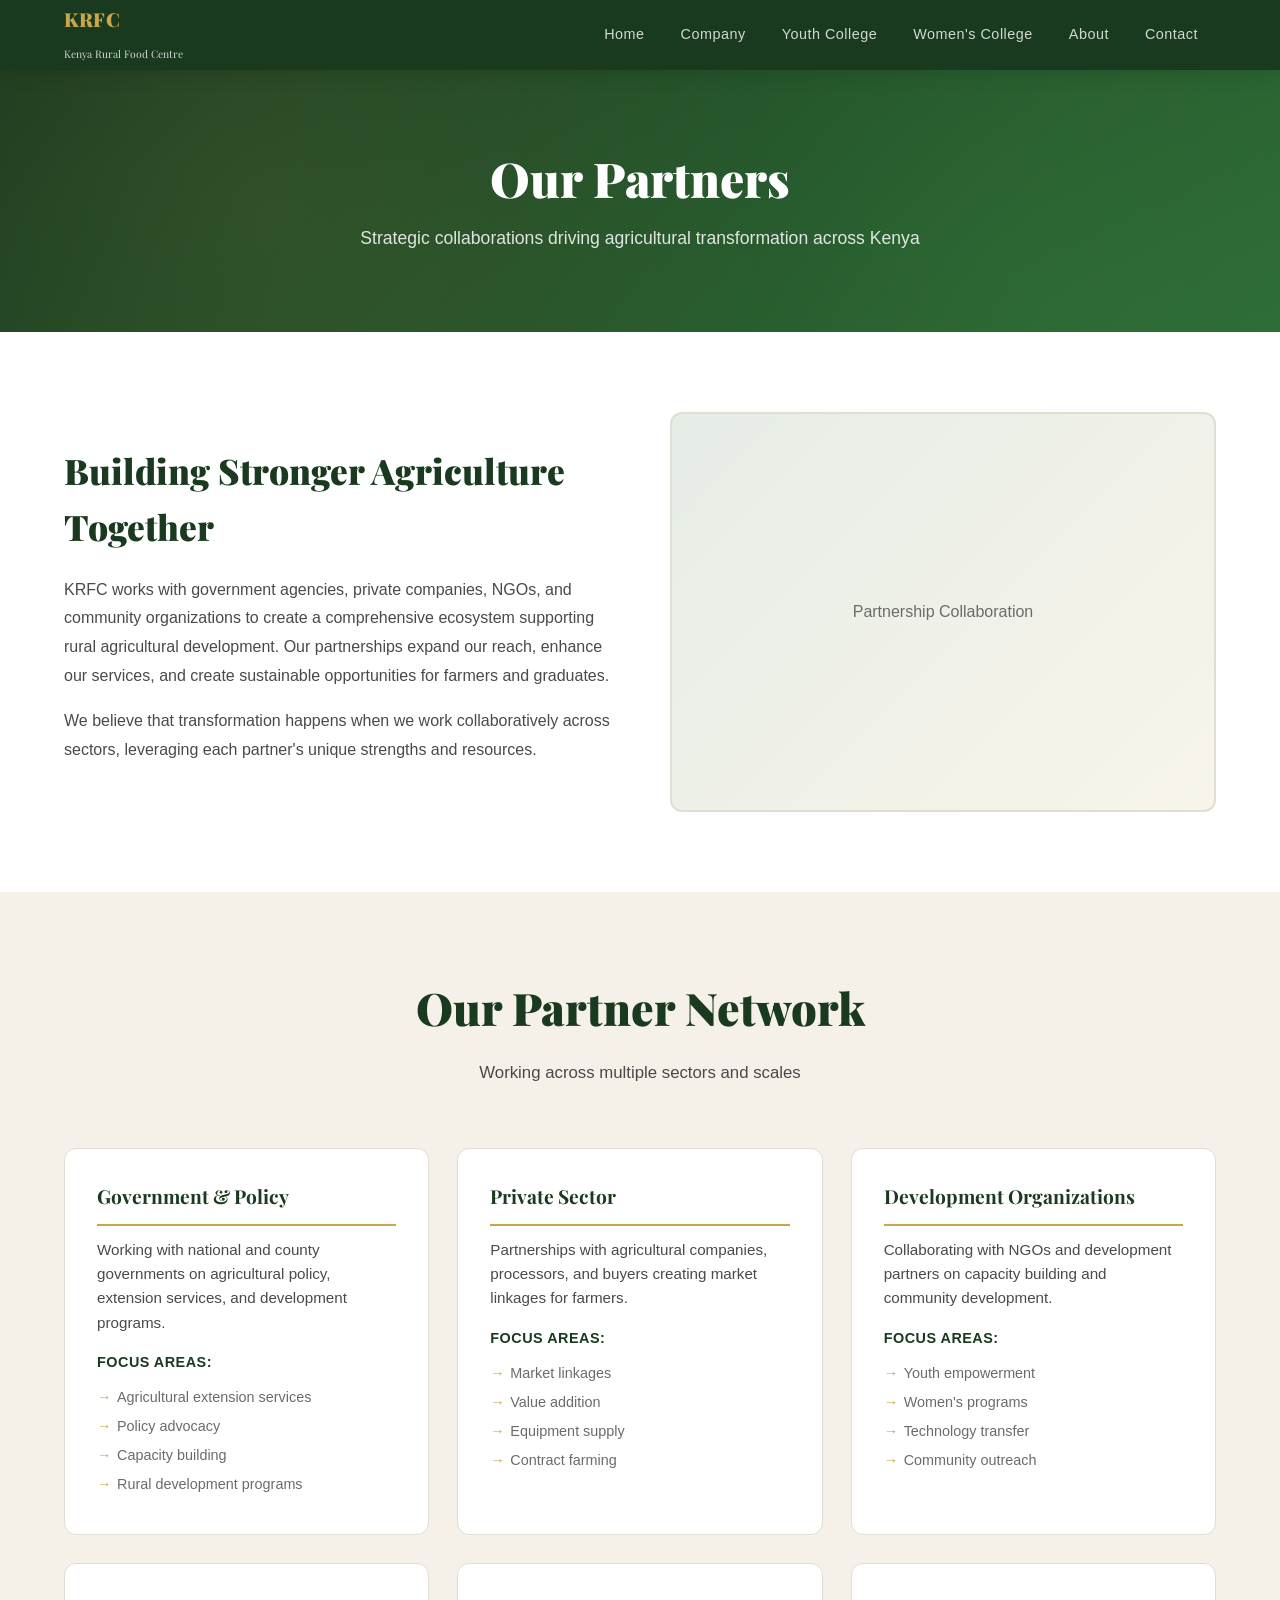
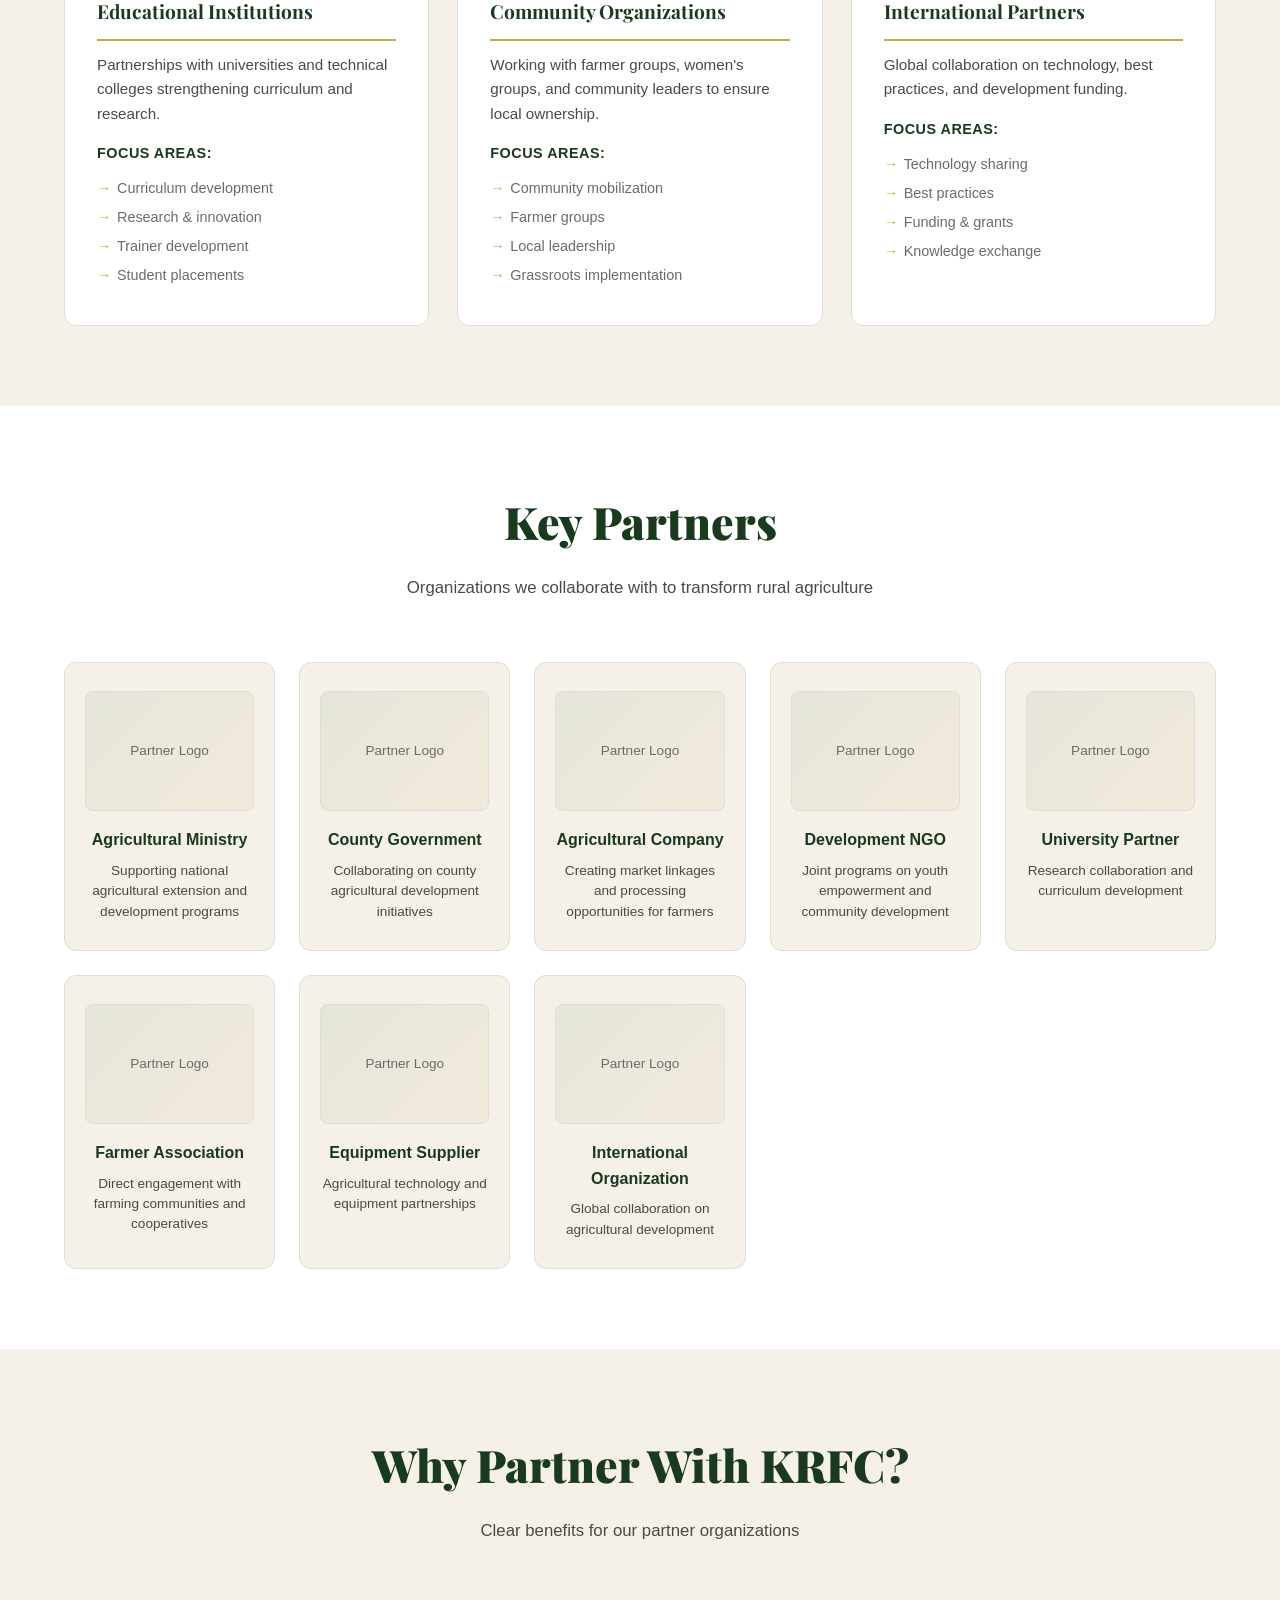
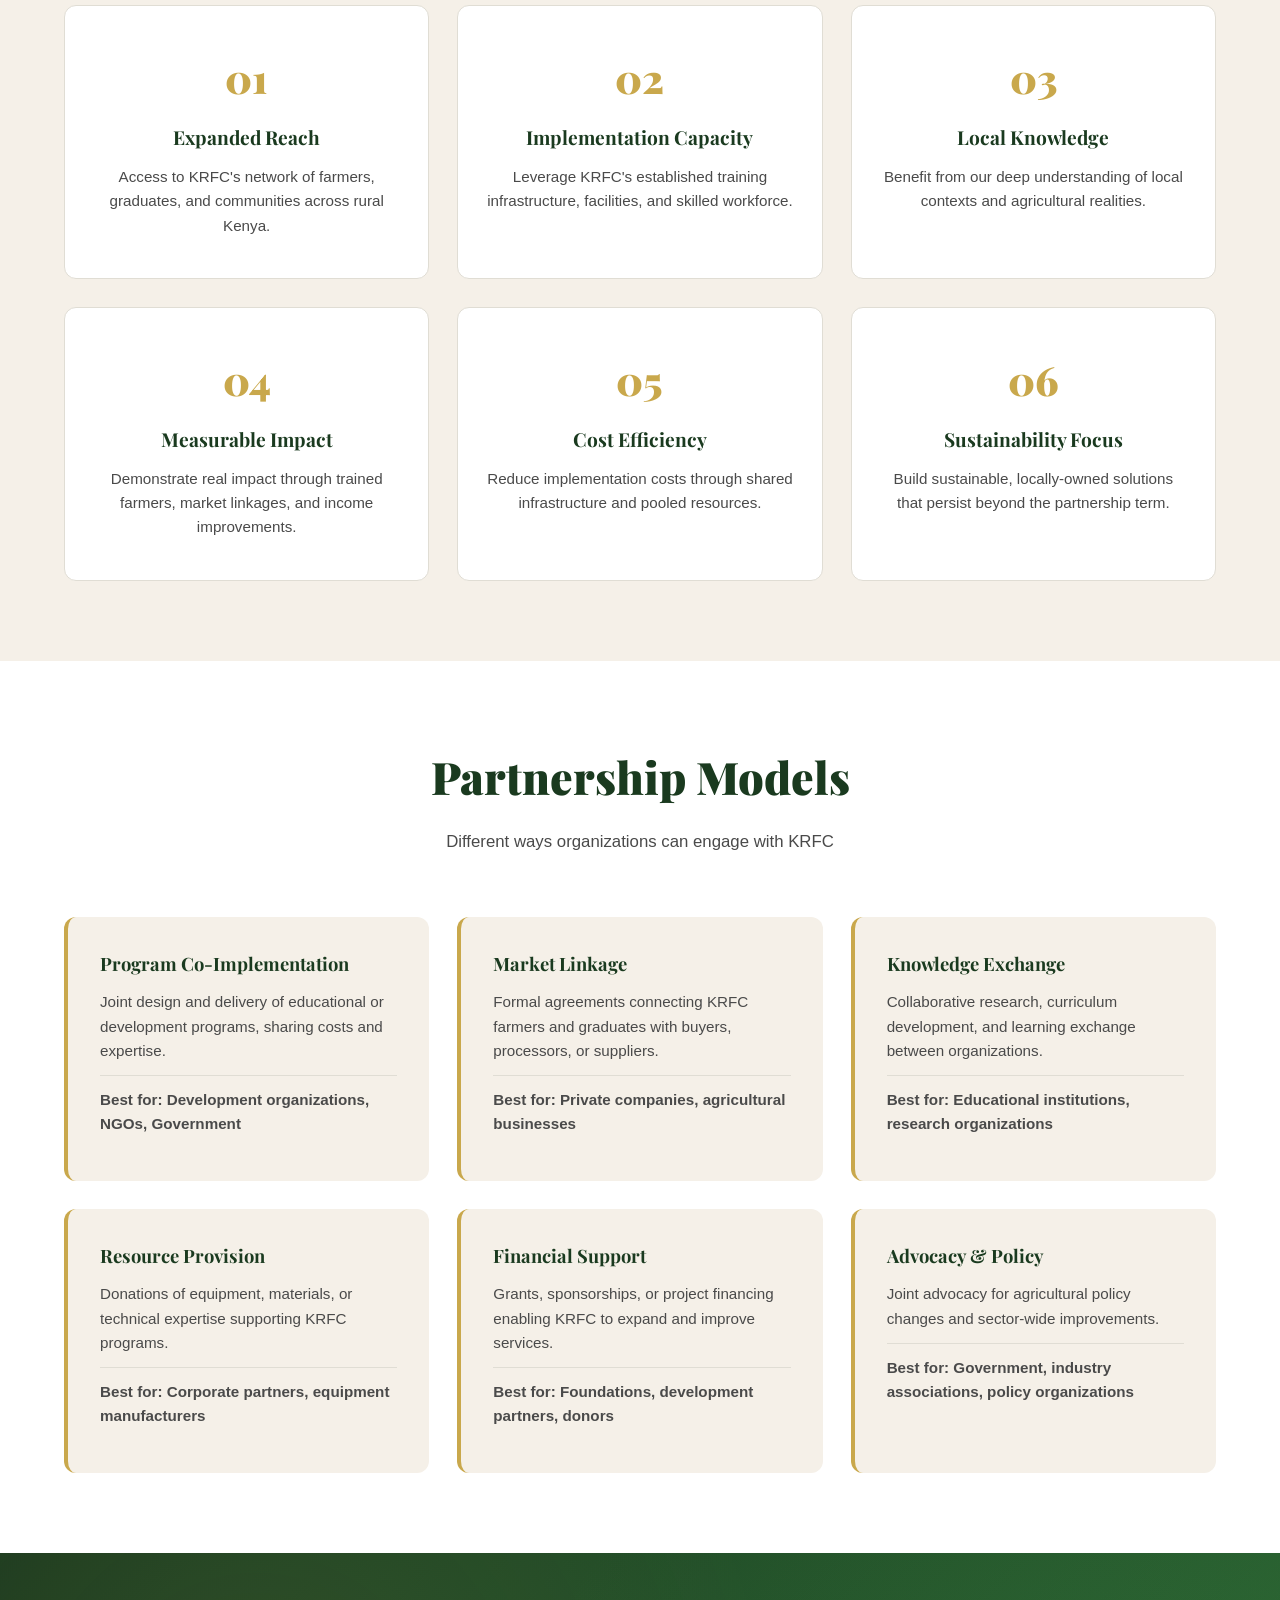
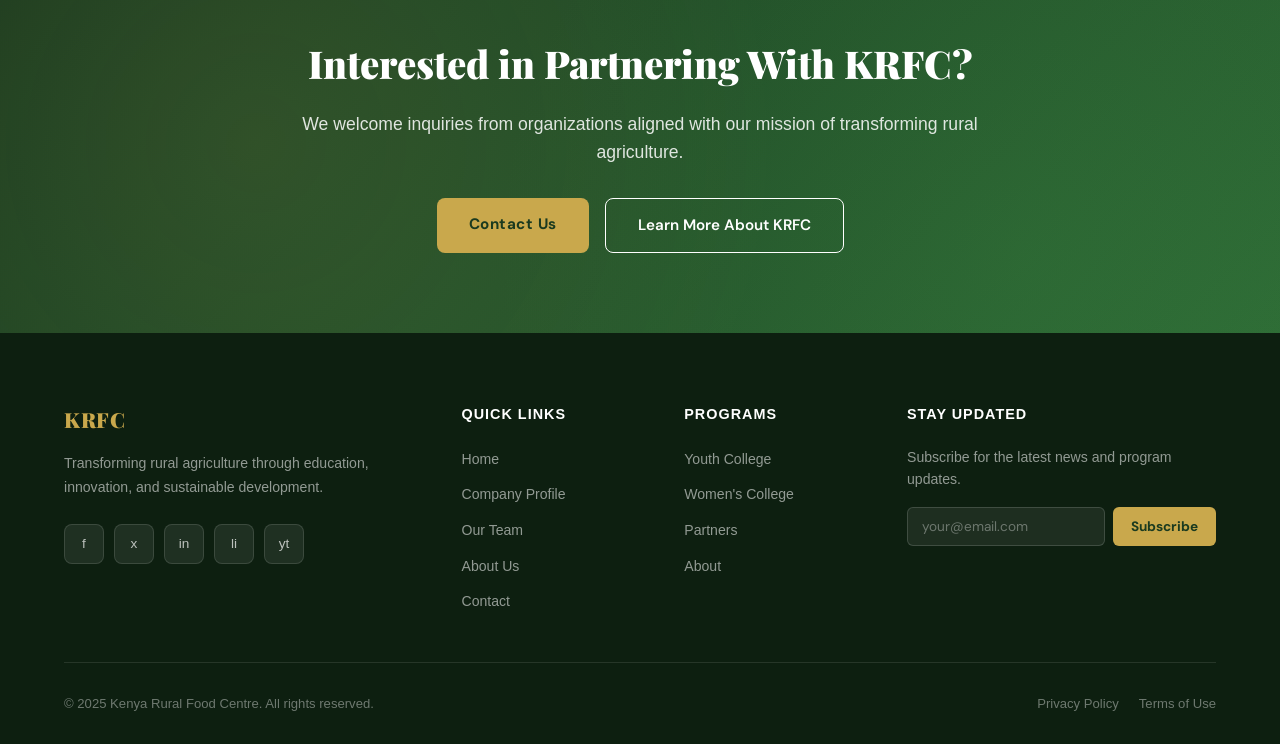
<file: partners.html>
<!DOCTYPE html>
<html lang="en">
<head>
  <meta charset="UTF-8" />
  <meta name="viewport" content="width=device-width, initial-scale=1.0"/>
  <title>Partners - Kenya Rural Food Centre</title>
  <link href="https://fonts.googleapis.com/css2?family=Playfair+Display:wght@400;700;900&family=DM+Sans:wght@300;400;500;600&display=swap" rel="stylesheet"/>
  <link rel="stylesheet" href="style.css"/>
</head>
<body>

<!-- NAVIGATION -->
<nav id="main-nav">
  <a class="logo" href="index.html">
     <div><div>KRFC</div><span>Kenya Rural Food Centre</span></div>
  </a>
  <ul class="nav-links" id="nav-links">
    <li><a href="index.html">Home</a></li>
    <li class="dropdown">
      <a href="#" class="dropdown-toggle">Company</a>
      <div class="dropdown-menu">
        <a href="profile.html">Company Profile</a>
        <a href="team.html">Our Team</a>
        <a href="partners.html" class="active">Partners</a>
      </div>
    </li>
    <li><a href="youth.html">Youth College</a></li>
    <li><a href="women.html">Women's College</a></li>
    <li><a href="about.html">About</a></li>
    <li><a href="contact.html">Contact</a></li>
  </ul>
  <div class="hamburger" id="hamburger" onclick="toggleMenu()">
    <span></span><span></span><span></span>
  </div>
</nav>

<!-- PAGE HERO -->
<section class="page-hero">
  <div class="page-hero-content">
    <h1>Our Partners</h1>
    <p>Strategic collaborations driving agricultural transformation across Kenya</p>
  </div>
</section>

<!-- PARTNERSHIP INTRO -->
<section class="partnership-intro">
  <div class="partnership-container">
    <div class="intro-content">
      <h2>Building Stronger Agriculture Together</h2>
      <p>KRFC works with government agencies, private companies, NGOs, and community organizations to create a comprehensive ecosystem supporting rural agricultural development. Our partnerships expand our reach, enhance our services, and create sustainable opportunities for farmers and graduates.</p>
      <p>We believe that transformation happens when we work collaboratively across sectors, leveraging each partner's unique strengths and resources.</p>
    </div>
    <div class="intro-image">
      <div class="partnership-image-placeholder">Partnership Collaboration</div>
    </div>
  </div>
</section>

<!-- PARTNER CATEGORIES -->
<section class="partner-categories">
  <div class="partnership-container">
    <div class="section-header">
      <h2>Our Partner Network</h2>
      <p>Working across multiple sectors and scales</p>
    </div>

    <div class="categories-grid">
      <div class="category-card">
        <div class="category-header">Government & Policy</div>
        <p>Working with national and county governments on agricultural policy, extension services, and development programs.</p>
        <div class="category-details">
          <h4>Focus Areas:</h4>
          <ul>
            <li>Agricultural extension services</li>
            <li>Policy advocacy</li>
            <li>Capacity building</li>
            <li>Rural development programs</li>
          </ul>
        </div>
      </div>

      <div class="category-card">
        <div class="category-header">Private Sector</div>
        <p>Partnerships with agricultural companies, processors, and buyers creating market linkages for farmers.</p>
        <div class="category-details">
          <h4>Focus Areas:</h4>
          <ul>
            <li>Market linkages</li>
            <li>Value addition</li>
            <li>Equipment supply</li>
            <li>Contract farming</li>
          </ul>
        </div>
      </div>

      <div class="category-card">
        <div class="category-header">Development Organizations</div>
        <p>Collaborating with NGOs and development partners on capacity building and community development.</p>
        <div class="category-details">
          <h4>Focus Areas:</h4>
          <ul>
            <li>Youth empowerment</li>
            <li>Women's programs</li>
            <li>Technology transfer</li>
            <li>Community outreach</li>
          </ul>
        </div>
      </div>

      <div class="category-card">
        <div class="category-header">Educational Institutions</div>
        <p>Partnerships with universities and technical colleges strengthening curriculum and research.</p>
        <div class="category-details">
          <h4>Focus Areas:</h4>
          <ul>
            <li>Curriculum development</li>
            <li>Research & innovation</li>
            <li>Trainer development</li>
            <li>Student placements</li>
          </ul>
        </div>
      </div>

      <div class="category-card">
        <div class="category-header">Community Organizations</div>
        <p>Working with farmer groups, women's groups, and community leaders to ensure local ownership.</p>
        <div class="category-details">
          <h4>Focus Areas:</h4>
          <ul>
            <li>Community mobilization</li>
            <li>Farmer groups</li>
            <li>Local leadership</li>
            <li>Grassroots implementation</li>
          </ul>
        </div>
      </div>

      <div class="category-card">
        <div class="category-header">International Partners</div>
        <p>Global collaboration on technology, best practices, and development funding.</p>
        <div class="category-details">
          <h4>Focus Areas:</h4>
          <ul>
            <li>Technology sharing</li>
            <li>Best practices</li>
            <li>Funding & grants</li>
            <li>Knowledge exchange</li>
          </ul>
        </div>
      </div>
    </div>
  </div>
</section>

<!-- FEATURED PARTNERS -->
<section class="featured-partners">
  <div class="partnership-container">
    <div class="section-header">
      <h2>Key Partners</h2>
      <p>Organizations we collaborate with to transform rural agriculture</p>
    </div>

    <div class="partners-showcase">
      <div class="partner-item">
        <div class="partner-logo-placeholder">Partner Logo</div>
        <h4>Agricultural Ministry</h4>
        <p>Supporting national agricultural extension and development programs</p>
      </div>

      <div class="partner-item">
        <div class="partner-logo-placeholder">Partner Logo</div>
        <h4>County Government</h4>
        <p>Collaborating on county agricultural development initiatives</p>
      </div>

      <div class="partner-item">
        <div class="partner-logo-placeholder">Partner Logo</div>
        <h4>Agricultural Company</h4>
        <p>Creating market linkages and processing opportunities for farmers</p>
      </div>

      <div class="partner-item">
        <div class="partner-logo-placeholder">Partner Logo</div>
        <h4>Development NGO</h4>
        <p>Joint programs on youth empowerment and community development</p>
      </div>

      <div class="partner-item">
        <div class="partner-logo-placeholder">Partner Logo</div>
        <h4>University Partner</h4>
        <p>Research collaboration and curriculum development</p>
      </div>

      <div class="partner-item">
        <div class="partner-logo-placeholder">Partner Logo</div>
        <h4>Farmer Association</h4>
        <p>Direct engagement with farming communities and cooperatives</p>
      </div>

      <div class="partner-item">
        <div class="partner-logo-placeholder">Partner Logo</div>
        <h4>Equipment Supplier</h4>
        <p>Agricultural technology and equipment partnerships</p>
      </div>

      <div class="partner-item">
        <div class="partner-logo-placeholder">Partner Logo</div>
        <h4>International Organization</h4>
        <p>Global collaboration on agricultural development</p>
      </div>
    </div>
  </div>
</section>

<!-- PARTNERSHIP BENEFITS -->
<section class="partnership-benefits">
  <div class="partnership-container">
    <div class="section-header">
      <h2>Why Partner With KRFC?</h2>
      <p>Clear benefits for our partner organizations</p>
    </div>

    <div class="benefits-grid">
      <div class="benefit-card">
        <div class="benefit-number">01</div>
        <h3>Expanded Reach</h3>
        <p>Access to KRFC's network of farmers, graduates, and communities across rural Kenya.</p>
      </div>

      <div class="benefit-card">
        <div class="benefit-number">02</div>
        <h3>Implementation Capacity</h3>
        <p>Leverage KRFC's established training infrastructure, facilities, and skilled workforce.</p>
      </div>

      <div class="benefit-card">
        <div class="benefit-number">03</div>
        <h3>Local Knowledge</h3>
        <p>Benefit from our deep understanding of local contexts and agricultural realities.</p>
      </div>

      <div class="benefit-card">
        <div class="benefit-number">04</div>
        <h3>Measurable Impact</h3>
        <p>Demonstrate real impact through trained farmers, market linkages, and income improvements.</p>
      </div>

      <div class="benefit-card">
        <div class="benefit-number">05</div>
        <h3>Cost Efficiency</h3>
        <p>Reduce implementation costs through shared infrastructure and pooled resources.</p>
      </div>

      <div class="benefit-card">
        <div class="benefit-number">06</div>
        <h3>Sustainability Focus</h3>
        <p>Build sustainable, locally-owned solutions that persist beyond the partnership term.</p>
      </div>
    </div>
  </div>
</section>

<!-- PARTNERSHIP MODELS -->
<section class="partnership-models">
  <div class="partnership-container">
    <div class="section-header">
      <h2>Partnership Models</h2>
      <p>Different ways organizations can engage with KRFC</p>
    </div>

    <div class="models-grid">
      <div class="model-card">
        <h3>Program Co-Implementation</h3>
        <p>Joint design and delivery of educational or development programs, sharing costs and expertise.</p>
        <p class="model-type">Best for: Development organizations, NGOs, Government</p>
      </div>

      <div class="model-card">
        <h3>Market Linkage</h3>
        <p>Formal agreements connecting KRFC farmers and graduates with buyers, processors, or suppliers.</p>
        <p class="model-type">Best for: Private companies, agricultural businesses</p>
      </div>

      <div class="model-card">
        <h3>Knowledge Exchange</h3>
        <p>Collaborative research, curriculum development, and learning exchange between organizations.</p>
        <p class="model-type">Best for: Educational institutions, research organizations</p>
      </div>

      <div class="model-card">
        <h3>Resource Provision</h3>
        <p>Donations of equipment, materials, or technical expertise supporting KRFC programs.</p>
        <p class="model-type">Best for: Corporate partners, equipment manufacturers</p>
      </div>

      <div class="model-card">
        <h3>Financial Support</h3>
        <p>Grants, sponsorships, or project financing enabling KRFC to expand and improve services.</p>
        <p class="model-type">Best for: Foundations, development partners, donors</p>
      </div>

      <div class="model-card">
        <h3>Advocacy & Policy</h3>
        <p>Joint advocacy for agricultural policy changes and sector-wide improvements.</p>
        <p class="model-type">Best for: Government, industry associations, policy organizations</p>
      </div>
    </div>
  </div>
</section>

<!-- CALL TO ACTION -->
<section class="cta-section">
  <div class="cta-content">
    <h2>Interested in Partnering With KRFC?</h2>
    <p>We welcome inquiries from organizations aligned with our mission of transforming rural agriculture.</p>
    <div class="cta-buttons">
      <a href="contact.html" class="btn-primary">Contact Us</a>
      <a href="profile.html" class="btn-outline-light">Learn More About KRFC</a>
    </div>
  </div>
</section>

<!-- FOOTER -->
<footer>
  <div class="footer-grid">
    <div class="footer-brand">
      <a class="logo" href="index.html">KRFC</a>
      <p>Transforming rural agriculture through education, innovation, and sustainable development.</p>
      <div class="social-links">
        <a class="social-link" href="#" title="Facebook">f</a>
        <a class="social-link" href="#" title="Twitter">x</a>
        <a class="social-link" href="#" title="Instagram">in</a>
        <a class="social-link" href="#" title="LinkedIn">li</a>
        <a class="social-link" href="#" title="YouTube">yt</a>
      </div>
    </div>
    <div class="footer-col">
      <h5>Quick Links</h5>
      <ul>
        <li><a href="index.html">Home</a></li>
        <li><a href="profile.html">Company Profile</a></li>
        <li><a href="team.html">Our Team</a></li>
        <li><a href="about.html">About Us</a></li>
        <li><a href="contact.html">Contact</a></li>
      </ul>
    </div>
    <div class="footer-col">
      <h5>Programs</h5>
      <ul>
        <li><a href="youth.html">Youth College</a></li>
        <li><a href="women.html">Women's College</a></li>
        <li><a href="partners.html">Partners</a></li>
        <li><a href="about.html">About</a></li>
      </ul>
    </div>
    <div class="footer-col footer-newsletter">
      <h5>Stay Updated</h5>
      <p>Subscribe for the latest news and program updates.</p>
      <div class="newsletter-form">
        <input type="email" placeholder="your@email.com"/>
        <button onclick="subscribeNewsletter()">Subscribe</button>
      </div>
    </div>
  </div>
  <div class="footer-bottom">
    <p>© 2025 Kenya Rural Food Centre. All rights reserved.</p>
    <div class="footer-bottom-links">
      <a href="#">Privacy Policy</a>
      <a href="#">Terms of Use</a>
    </div>
  </div>
</footer>

<div class="toast" id="toast"></div>
<script src="script.js"></script>
</body>
</html>
</file>
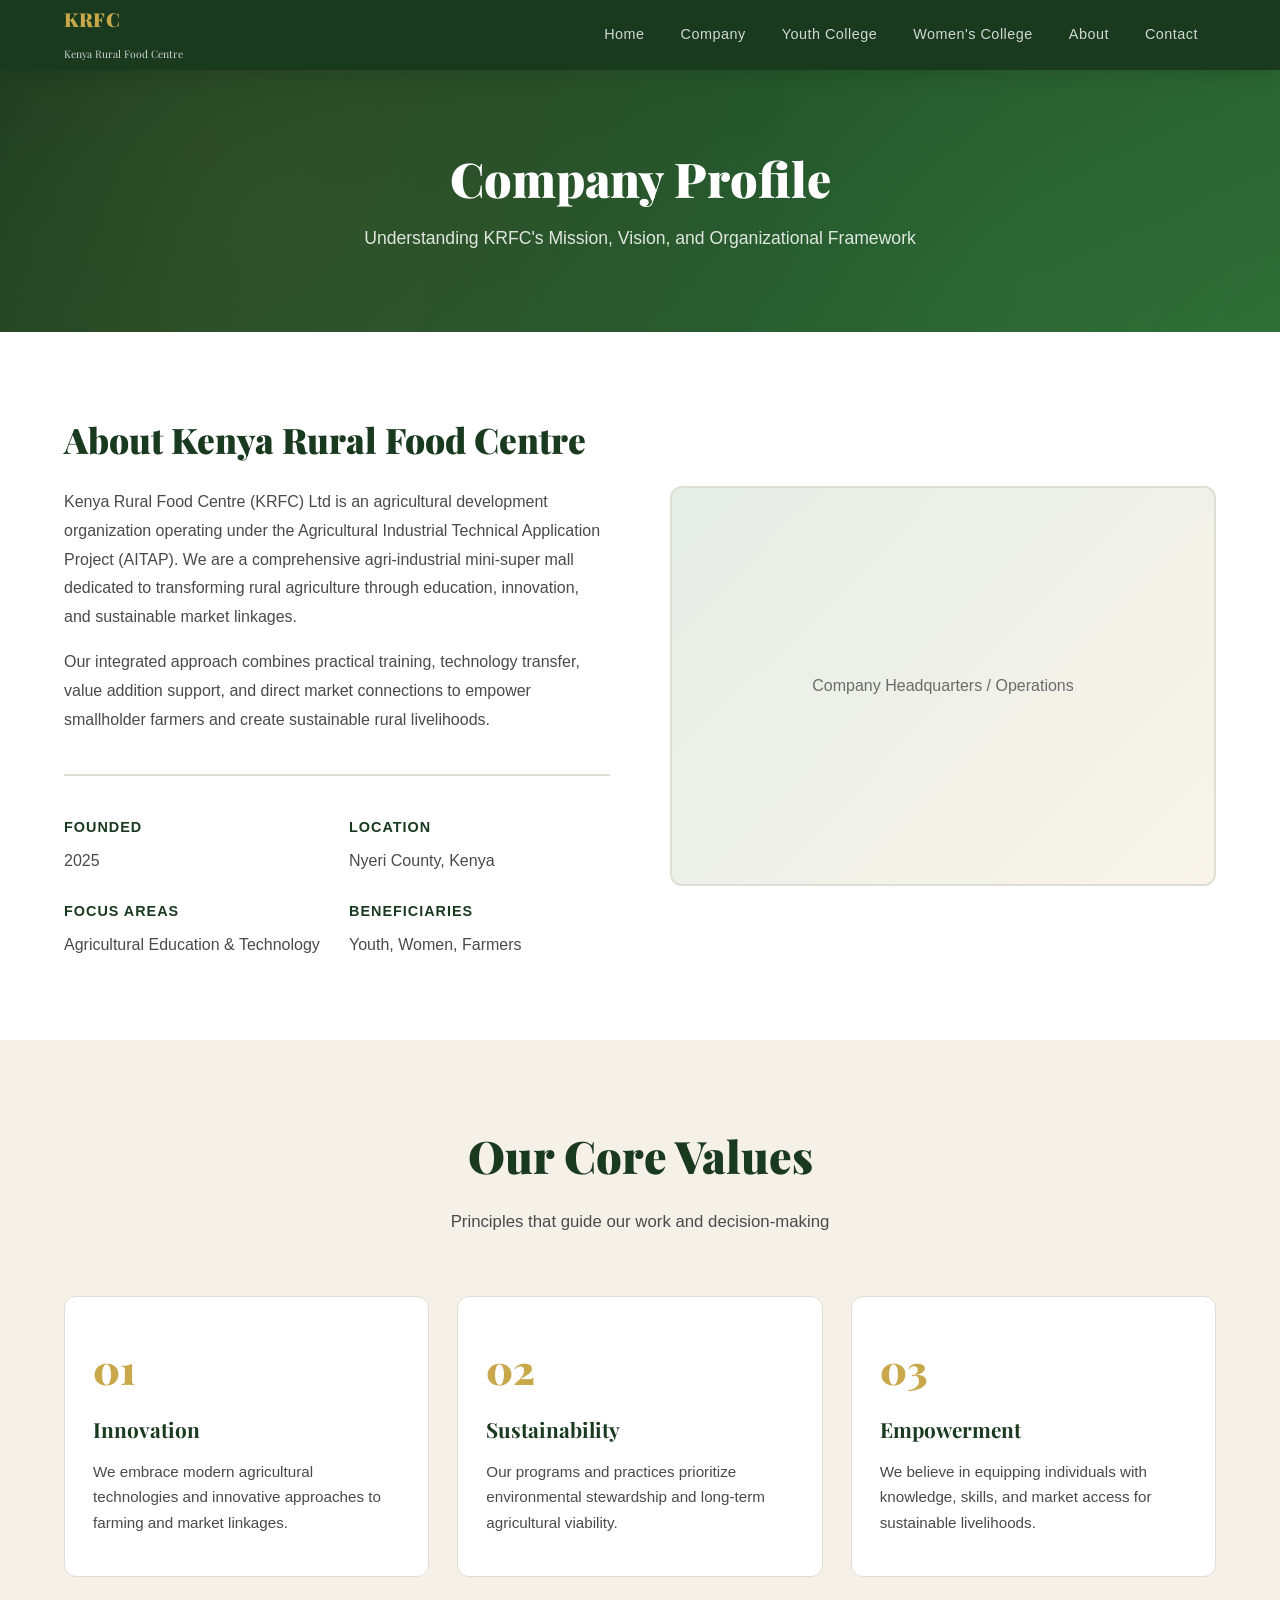
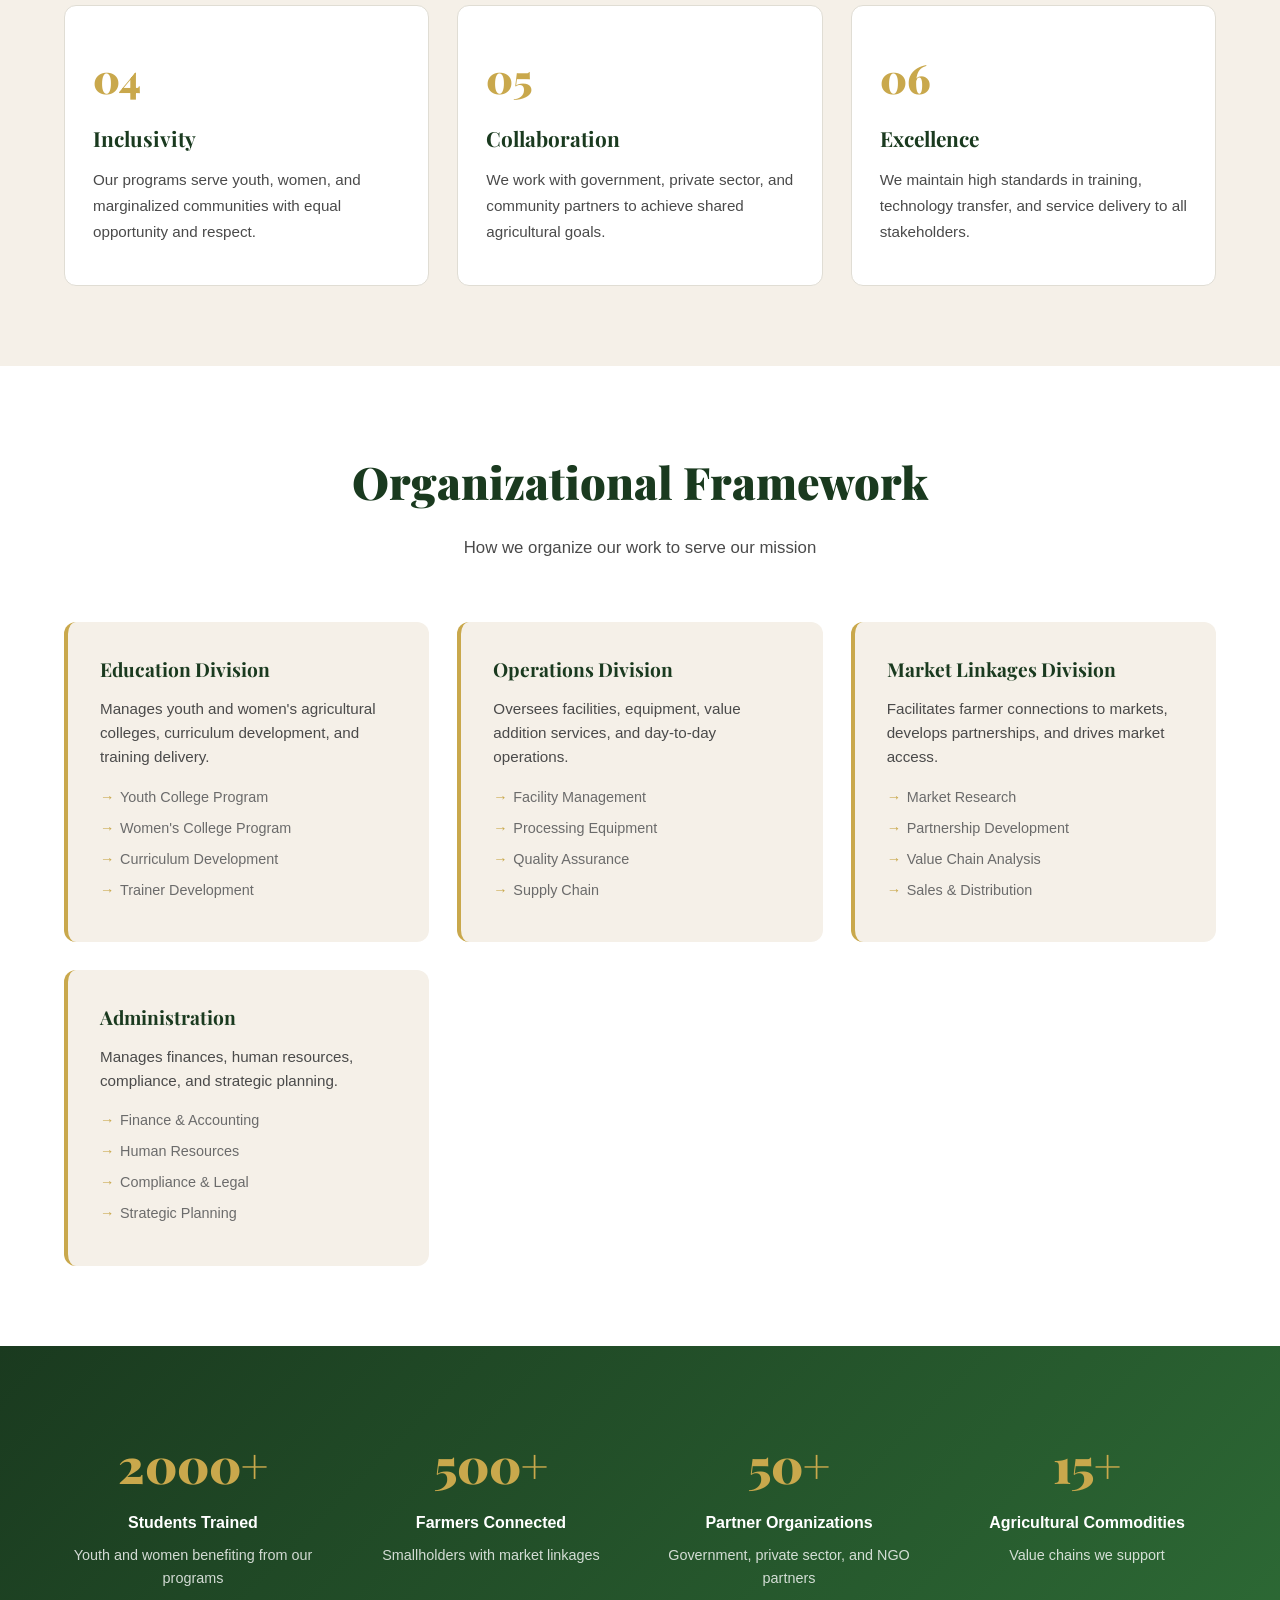
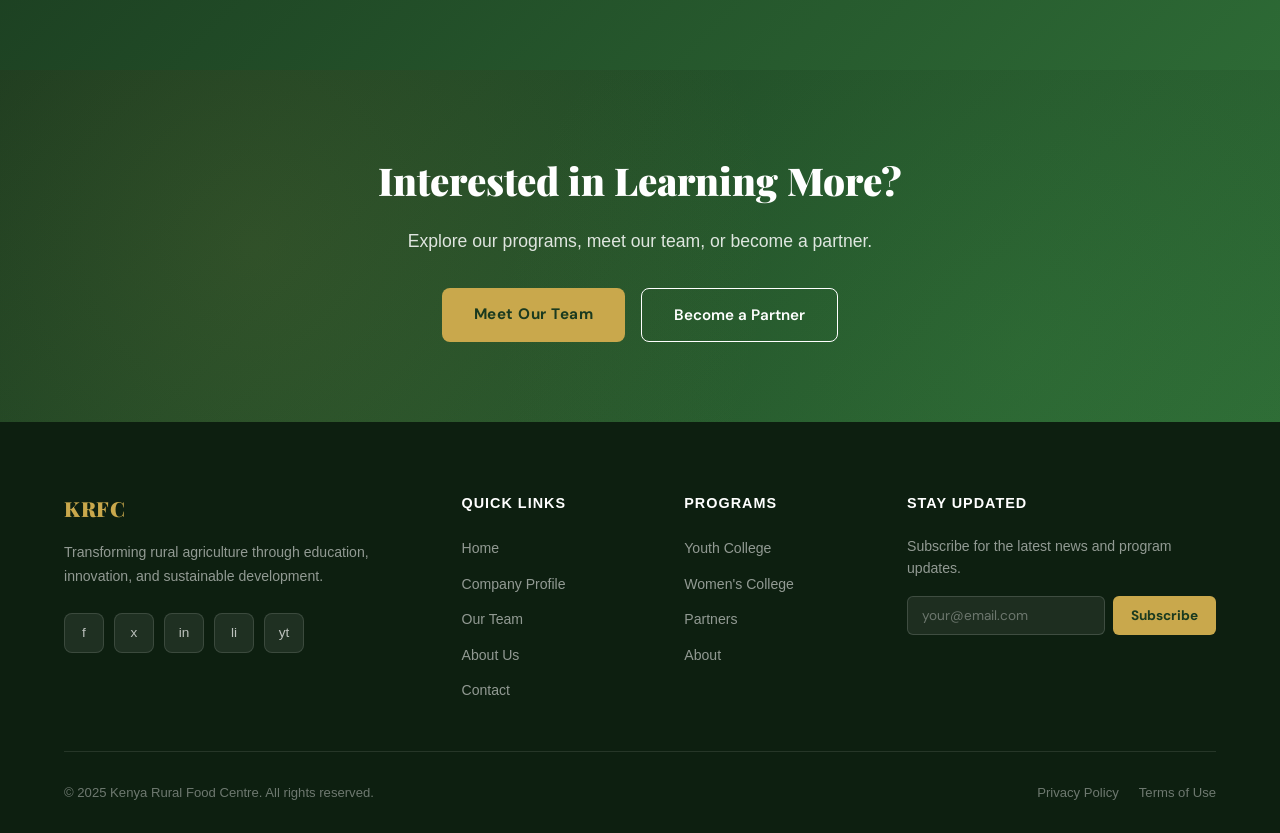
<file: profile.html>
<!DOCTYPE html>
<html lang="en">
<head>
  <meta charset="UTF-8" />
  <meta name="viewport" content="width=device-width, initial-scale=1.0"/>
  <title>Company Profile - Kenya Rural Food Centre</title>
  <link href="https://fonts.googleapis.com/css2?family=Playfair+Display:wght@400;700;900&family=DM+Sans:wght@300;400;500;600&display=swap" rel="stylesheet"/>
  <link rel="stylesheet" href="style.css"/>
</head>
<body>

<!-- NAVIGATION -->
<nav id="main-nav">
  <a class="logo" href="index.html">
     <div><div>KRFC</div><span>Kenya Rural Food Centre</span></div>
  </a>
  <ul class="nav-links" id="nav-links">
    <li><a href="index.html">Home</a></li>
    <li class="dropdown">
      <a href="#" class="dropdown-toggle">Company</a>
      <div class="dropdown-menu">
        <a href="profile.html" class="active">Company Profile</a>
        <a href="team.html">Our Team</a>
        <a href="partners.html">Partners</a>
      </div>
    </li>
    <li><a href="youth.html">Youth College</a></li>
    <li><a href="women.html">Women's College</a></li>
    <li><a href="about.html">About</a></li>
    <li><a href="contact.html">Contact</a></li>
  </ul>
  <div class="hamburger" id="hamburger" onclick="toggleMenu()">
    <span></span><span></span><span></span>
  </div>
</nav>

<!-- PAGE HERO -->
<section class="page-hero">
  <div class="page-hero-content">
    <h1>Company Profile</h1>
    <p>Understanding KRFC's Mission, Vision, and Organizational Framework</p>
  </div>
</section>

<!-- COMPANY OVERVIEW -->
<section class="profile-section">
  <div class="profile-container">
    <div class="profile-text">
      <h2>About Kenya Rural Food Centre</h2>
      <p>Kenya Rural Food Centre (KRFC) Ltd is an agricultural development organization operating under the Agricultural Industrial Technical Application Project (AITAP). We are a comprehensive agri-industrial mini-super mall dedicated to transforming rural agriculture through education, innovation, and sustainable market linkages.</p>
      <p>Our integrated approach combines practical training, technology transfer, value addition support, and direct market connections to empower smallholder farmers and create sustainable rural livelihoods.</p>
      
      <div class="profile-highlights">
        <div class="highlight-item">
          <h4>Founded</h4>
          <p>2025</p>
        </div>
        <div class="highlight-item">
          <h4>Location</h4>
          <p>Nyeri County, Kenya</p>
        </div>
        <div class="highlight-item">
          <h4>Focus Areas</h4>
          <p>Agricultural Education & Technology</p>
        </div>
        <div class="highlight-item">
          <h4>Beneficiaries</h4>
          <p>Youth, Women, Farmers</p>
        </div>
      </div>
    </div>
    <div class="profile-image">
      <div class="large-image-placeholder">Company Headquarters / Operations</div>
    </div>
  </div>
</section>

<!-- CORE VALUES -->
<section class="values-section">
  <div class="values-container">
    <div class="section-header">
      <h2>Our Core Values</h2>
      <p>Principles that guide our work and decision-making</p>
    </div>
    
    <div class="values-grid-large">
      <div class="value-card-large">
        <div class="value-number">01</div>
        <h3>Innovation</h3>
        <p>We embrace modern agricultural technologies and innovative approaches to farming and market linkages.</p>
      </div>
      <div class="value-card-large">
        <div class="value-number">02</div>
        <h3>Sustainability</h3>
        <p>Our programs and practices prioritize environmental stewardship and long-term agricultural viability.</p>
      </div>
      <div class="value-card-large">
        <div class="value-number">03</div>
        <h3>Empowerment</h3>
        <p>We believe in equipping individuals with knowledge, skills, and market access for sustainable livelihoods.</p>
      </div>
      <div class="value-card-large">
        <div class="value-number">04</div>
        <h3>Inclusivity</h3>
        <p>Our programs serve youth, women, and marginalized communities with equal opportunity and respect.</p>
      </div>
      <div class="value-card-large">
        <div class="value-number">05</div>
        <h3>Collaboration</h3>
        <p>We work with government, private sector, and community partners to achieve shared agricultural goals.</p>
      </div>
      <div class="value-card-large">
        <div class="value-number">06</div>
        <h3>Excellence</h3>
        <p>We maintain high standards in training, technology transfer, and service delivery to all stakeholders.</p>
      </div>
    </div>
  </div>
</section>

<!-- ORGANIZATIONAL STRUCTURE -->
<section class="org-structure">
  <div class="org-container">
    <div class="section-header">
      <h2>Organizational Framework</h2>
      <p>How we organize our work to serve our mission</p>
    </div>

    <div class="org-grid">
      <div class="org-unit">
        <h3>Education Division</h3>
        <p>Manages youth and women's agricultural colleges, curriculum development, and training delivery.</p>
        <ul>
          <li>Youth College Program</li>
          <li>Women's College Program</li>
          <li>Curriculum Development</li>
          <li>Trainer Development</li>
        </ul>
      </div>

      <div class="org-unit">
        <h3>Operations Division</h3>
        <p>Oversees facilities, equipment, value addition services, and day-to-day operations.</p>
        <ul>
          <li>Facility Management</li>
          <li>Processing Equipment</li>
          <li>Quality Assurance</li>
          <li>Supply Chain</li>
        </ul>
      </div>

      <div class="org-unit">
        <h3>Market Linkages Division</h3>
        <p>Facilitates farmer connections to markets, develops partnerships, and drives market access.</p>
        <ul>
          <li>Market Research</li>
          <li>Partnership Development</li>
          <li>Value Chain Analysis</li>
          <li>Sales & Distribution</li>
        </ul>
      </div>

      <div class="org-unit">
        <h3>Administration</h3>
        <p>Manages finances, human resources, compliance, and strategic planning.</p>
        <ul>
          <li>Finance & Accounting</li>
          <li>Human Resources</li>
          <li>Compliance & Legal</li>
          <li>Strategic Planning</li>
        </ul>
      </div>
    </div>
  </div>
</section>

<!-- KEY STATISTICS -->
<section class="stats-section">
  <div class="stats-container">
    <div class="stat-block">
      <div class="stat-number">2000+</div>
      <div class="stat-label">Students Trained</div>
      <div class="stat-description">Youth and women benefiting from our programs</div>
    </div>
    <div class="stat-block">
      <div class="stat-number">500+</div>
      <div class="stat-label">Farmers Connected</div>
      <div class="stat-description">Smallholders with market linkages</div>
    </div>
    <div class="stat-block">
      <div class="stat-number">50+</div>
      <div class="stat-label">Partner Organizations</div>
      <div class="stat-description">Government, private sector, and NGO partners</div>
    </div>
    <div class="stat-block">
      <div class="stat-number">15+</div>
      <div class="stat-label">Agricultural Commodities</div>
      <div class="stat-description">Value chains we support</div>
    </div>
  </div>
</section>

<!-- CALL TO ACTION -->
<section class="cta-section">
  <div class="cta-content">
    <h2>Interested in Learning More?</h2>
    <p>Explore our programs, meet our team, or become a partner.</p>
    <div class="cta-buttons">
      <a href="team.html" class="btn-primary">Meet Our Team</a>
      <a href="partners.html" class="btn-outline-light">Become a Partner</a>
    </div>
  </div>
</section>

<!-- FOOTER -->
<footer>
  <div class="footer-grid">
    <div class="footer-brand">
      <a class="logo" href="index.html">KRFC</a>
      <p>Transforming rural agriculture through education, innovation, and sustainable development.</p>
      <div class="social-links">
        <a class="social-link" href="#" title="Facebook">f</a>
        <a class="social-link" href="#" title="Twitter">x</a>
        <a class="social-link" href="#" title="Instagram">in</a>
        <a class="social-link" href="#" title="LinkedIn">li</a>
        <a class="social-link" href="#" title="YouTube">yt</a>
      </div>
    </div>
    <div class="footer-col">
      <h5>Quick Links</h5>
      <ul>
        <li><a href="index.html">Home</a></li>
        <li><a href="profile.html">Company Profile</a></li>
        <li><a href="team.html">Our Team</a></li>
        <li><a href="about.html">About Us</a></li>
        <li><a href="contact.html">Contact</a></li>
      </ul>
    </div>
    <div class="footer-col">
      <h5>Programs</h5>
      <ul>
        <li><a href="youth.html">Youth College</a></li>
        <li><a href="women.html">Women's College</a></li>
        <li><a href="partners.html">Partners</a></li>
        <li><a href="about.html">About</a></li>
      </ul>
    </div>
    <div class="footer-col footer-newsletter">
      <h5>Stay Updated</h5>
      <p>Subscribe for the latest news and program updates.</p>
      <div class="newsletter-form">
        <input type="email" placeholder="your@email.com"/>
        <button onclick="subscribeNewsletter()">Subscribe</button>
      </div>
    </div>
  </div>
  <div class="footer-bottom">
    <p>© 2025 Kenya Rural Food Centre. All rights reserved.</p>
    <div class="footer-bottom-links">
      <a href="#">Privacy Policy</a>
      <a href="#">Terms of Use</a>
    </div>
  </div>
</footer>

<div class="toast" id="toast"></div>
<script src="script.js"></script>
</body>
</html>
</file>
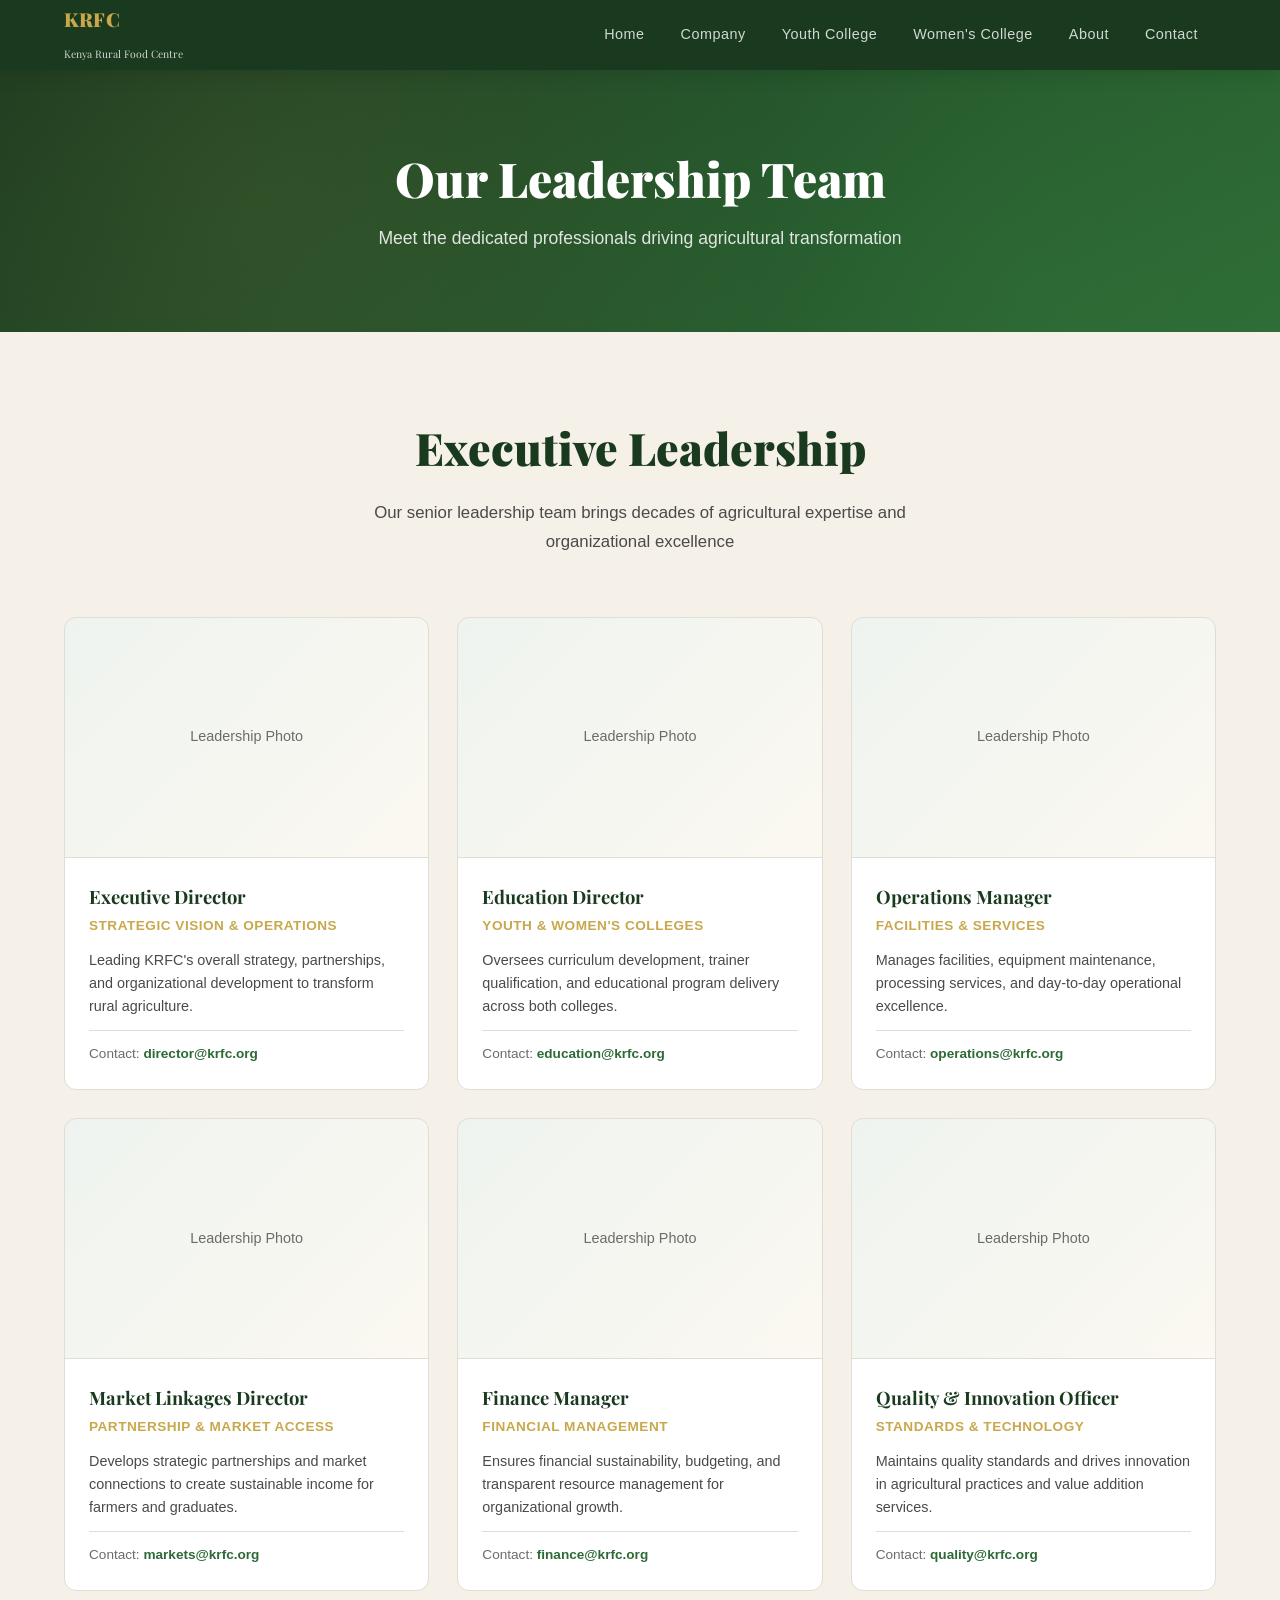
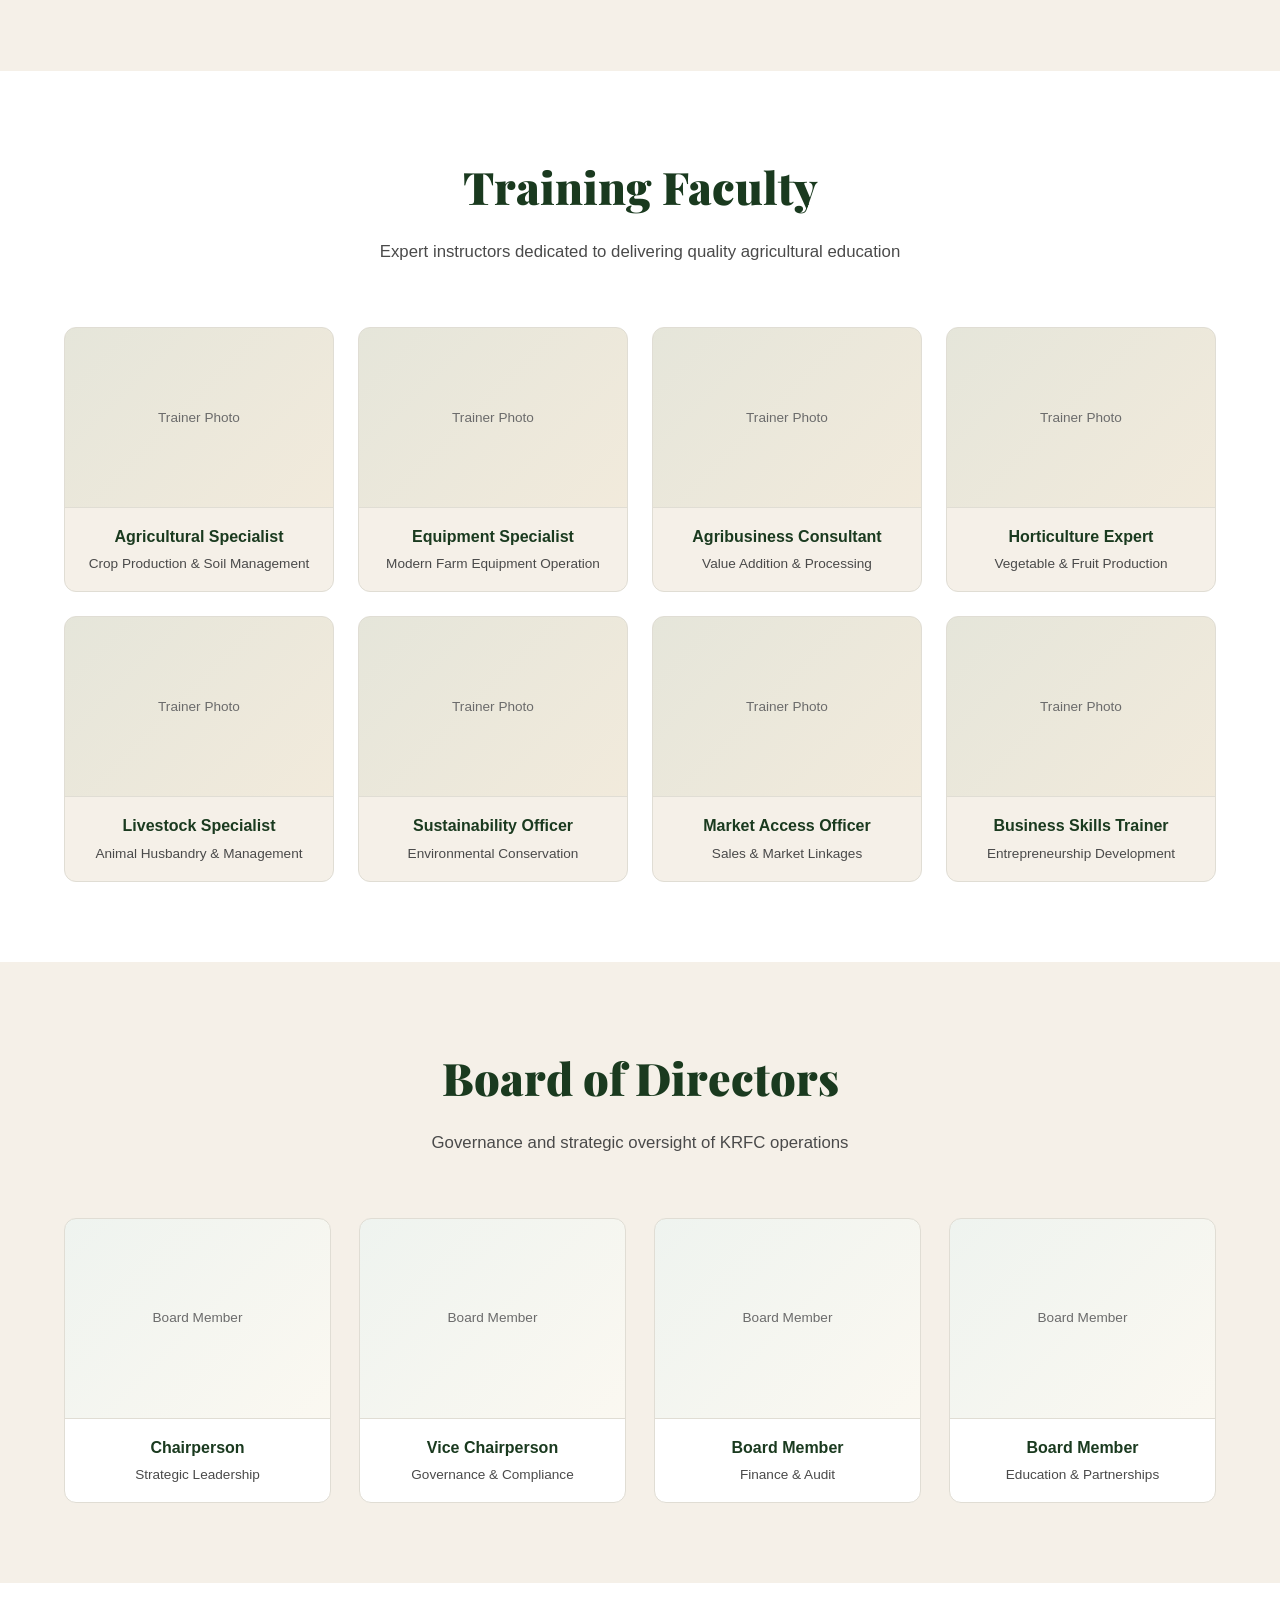
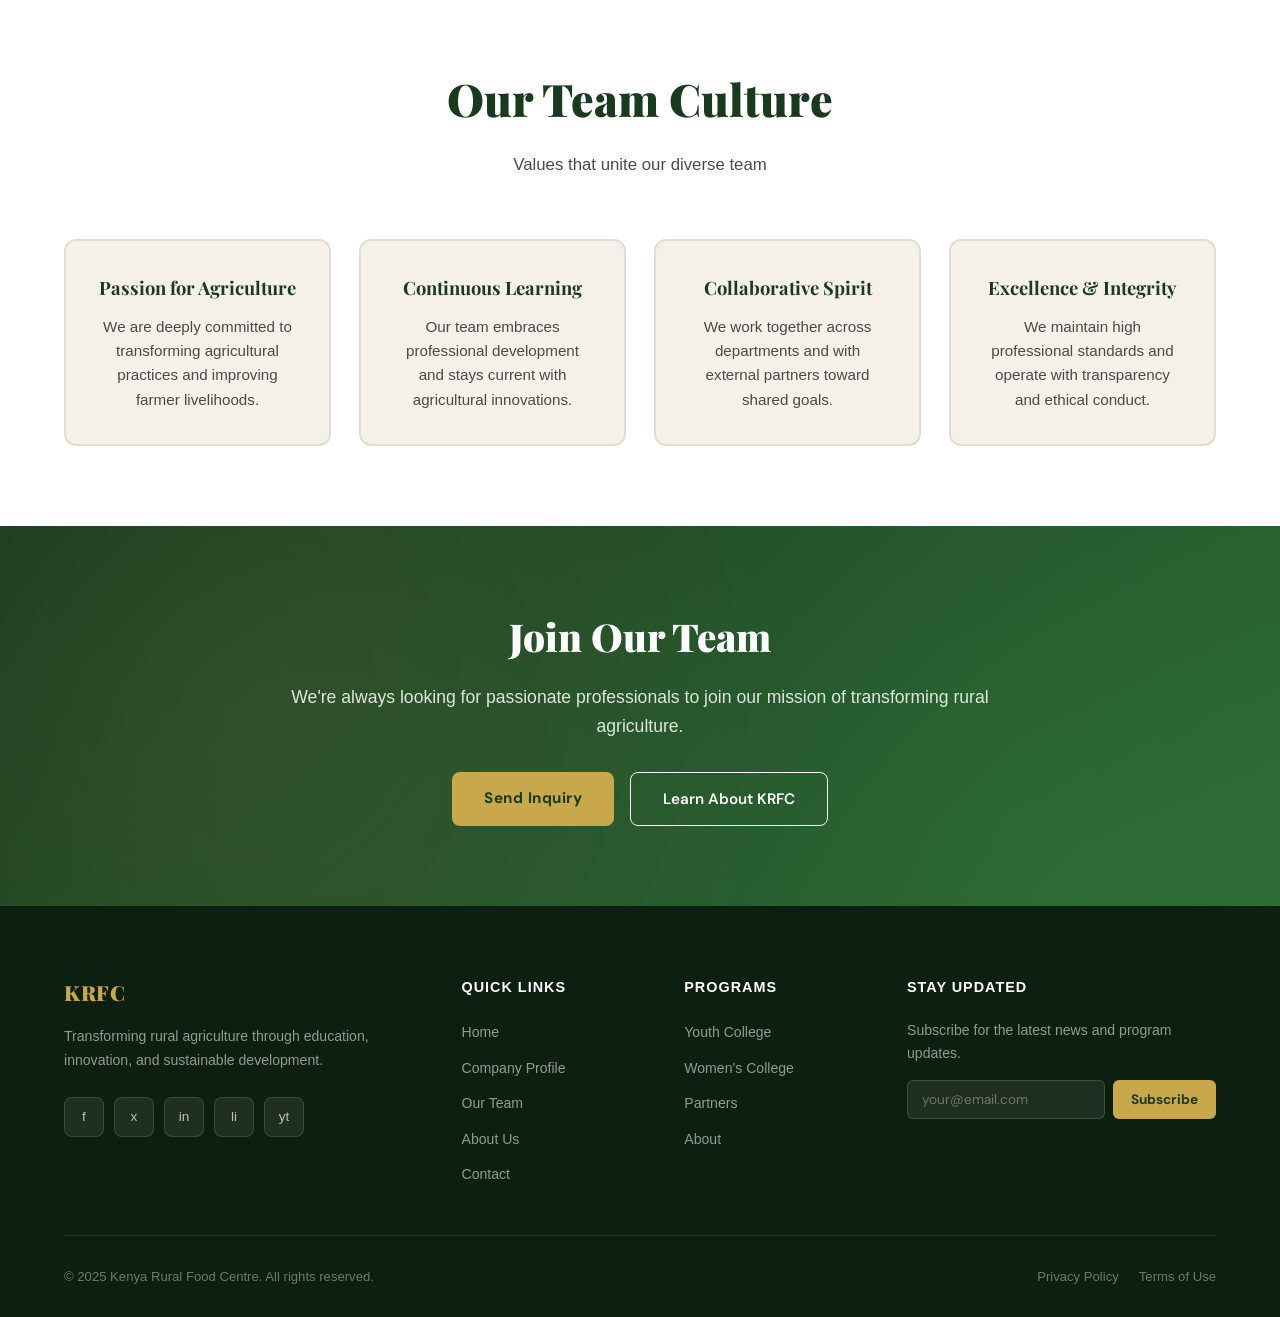
<file: team.html>
<!DOCTYPE html>
<html lang="en">
<head>
  <meta charset="UTF-8" />
  <meta name="viewport" content="width=device-width, initial-scale=1.0"/>
  <title>Our Team - Kenya Rural Food Centre</title>
  <link href="https://fonts.googleapis.com/css2?family=Playfair+Display:wght@400;700;900&family=DM+Sans:wght@300;400;500;600&display=swap" rel="stylesheet"/>
  <link rel="stylesheet" href="style.css"/>
</head>
<body>

<!-- NAVIGATION -->
<nav id="main-nav">
  <a class="logo" href="index.html">
     <div><div>KRFC</div><span>Kenya Rural Food Centre</span></div>
  </a>
  <ul class="nav-links" id="nav-links">
    <li><a href="index.html">Home</a></li>
    <li class="dropdown">
      <a href="#" class="dropdown-toggle">Company</a>
      <div class="dropdown-menu">
        <a href="profile.html">Company Profile</a>
        <a href="team.html" class="active">Our Team</a>
        <a href="partners.html">Partners</a>
      </div>
    </li>
    <li><a href="youth.html">Youth College</a></li>
    <li><a href="women.html">Women's College</a></li>
    <li><a href="about.html">About</a></li>
    <li><a href="contact.html">Contact</a></li>
  </ul>
  <div class="hamburger" id="hamburger" onclick="toggleMenu()">
    <span></span><span></span><span></span>
  </div>
</nav>

<!-- PAGE HERO -->
<section class="page-hero">
  <div class="page-hero-content">
    <h1>Our Leadership Team</h1>
    <p>Meet the dedicated professionals driving agricultural transformation</p>
  </div>
</section>

<!-- LEADERSHIP TEAM -->
<section class="team-leadership">
  <div class="team-container">
    <div class="section-header">
      <h2>Executive Leadership</h2>
      <p>Our senior leadership team brings decades of agricultural expertise and organizational excellence</p>
    </div>

    <div class="leadership-grid">
      <div class="leadership-card">
        <div class="member-image-placeholder">Leadership Photo</div>
        <div class="member-details">
          <h3>Executive Director</h3>
          <p class="member-role">Strategic Vision & Operations</p>
          <p class="member-bio">Leading KRFC's overall strategy, partnerships, and organizational development to transform rural agriculture.</p>
          <p class="member-contact">Contact: <a href="mailto:director@krfc.org">director@krfc.org</a></p>
        </div>
      </div>

      <div class="leadership-card">
        <div class="member-image-placeholder">Leadership Photo</div>
        <div class="member-details">
          <h3>Education Director</h3>
          <p class="member-role">Youth & Women's Colleges</p>
          <p class="member-bio">Oversees curriculum development, trainer qualification, and educational program delivery across both colleges.</p>
          <p class="member-contact">Contact: <a href="mailto:education@krfc.org">education@krfc.org</a></p>
        </div>
      </div>

      <div class="leadership-card">
        <div class="member-image-placeholder">Leadership Photo</div>
        <div class="member-details">
          <h3>Operations Manager</h3>
          <p class="member-role">Facilities & Services</p>
          <p class="member-bio">Manages facilities, equipment maintenance, processing services, and day-to-day operational excellence.</p>
          <p class="member-contact">Contact: <a href="mailto:operations@krfc.org">operations@krfc.org</a></p>
        </div>
      </div>

      <div class="leadership-card">
        <div class="member-image-placeholder">Leadership Photo</div>
        <div class="member-details">
          <h3>Market Linkages Director</h3>
          <p class="member-role">Partnership & Market Access</p>
          <p class="member-bio">Develops strategic partnerships and market connections to create sustainable income for farmers and graduates.</p>
          <p class="member-contact">Contact: <a href="mailto:markets@krfc.org">markets@krfc.org</a></p>
        </div>
      </div>

      <div class="leadership-card">
        <div class="member-image-placeholder">Leadership Photo</div>
        <div class="member-details">
          <h3>Finance Manager</h3>
          <p class="member-role">Financial Management</p>
          <p class="member-bio">Ensures financial sustainability, budgeting, and transparent resource management for organizational growth.</p>
          <p class="member-contact">Contact: <a href="mailto:finance@krfc.org">finance@krfc.org</a></p>
        </div>
      </div>

      <div class="leadership-card">
        <div class="member-image-placeholder">Leadership Photo</div>
        <div class="member-details">
          <h3>Quality & Innovation Officer</h3>
          <p class="member-role">Standards & Technology</p>
          <p class="member-bio">Maintains quality standards and drives innovation in agricultural practices and value addition services.</p>
          <p class="member-contact">Contact: <a href="mailto:quality@krfc.org">quality@krfc.org</a></p>
        </div>
      </div>
    </div>
  </div>
</section>

<!-- TRAINER TEAM -->
<section class="team-trainers">
  <div class="team-container">
    <div class="section-header">
      <h2>Training Faculty</h2>
      <p>Expert instructors dedicated to delivering quality agricultural education</p>
    </div>

    <div class="trainers-grid">
      <div class="trainer-card">
        <div class="trainer-image-placeholder">Trainer Photo</div>
        <h3>Agricultural Specialist</h3>
        <p>Crop Production & Soil Management</p>
      </div>

      <div class="trainer-card">
        <div class="trainer-image-placeholder">Trainer Photo</div>
        <h3>Equipment Specialist</h3>
        <p>Modern Farm Equipment Operation</p>
      </div>

      <div class="trainer-card">
        <div class="trainer-image-placeholder">Trainer Photo</div>
        <h3>Agribusiness Consultant</h3>
        <p>Value Addition & Processing</p>
      </div>

      <div class="trainer-card">
        <div class="trainer-image-placeholder">Trainer Photo</div>
        <h3>Horticulture Expert</h3>
        <p>Vegetable & Fruit Production</p>
      </div>

      <div class="trainer-card">
        <div class="trainer-image-placeholder">Trainer Photo</div>
        <h3>Livestock Specialist</h3>
        <p>Animal Husbandry & Management</p>
      </div>

      <div class="trainer-card">
        <div class="trainer-image-placeholder">Trainer Photo</div>
        <h3>Sustainability Officer</h3>
        <p>Environmental Conservation</p>
      </div>

      <div class="trainer-card">
        <div class="trainer-image-placeholder">Trainer Photo</div>
        <h3>Market Access Officer</h3>
        <p>Sales & Market Linkages</p>
      </div>

      <div class="trainer-card">
        <div class="trainer-image-placeholder">Trainer Photo</div>
        <h3>Business Skills Trainer</h3>
        <p>Entrepreneurship Development</p>
      </div>
    </div>
  </div>
</section>

<!-- BOARD OF DIRECTORS -->
<section class="board-section">
  <div class="team-container">
    <div class="section-header">
      <h2>Board of Directors</h2>
      <p>Governance and strategic oversight of KRFC operations</p>
    </div>

    <div class="board-grid">
      <div class="board-member">
        <div class="board-image-placeholder">Board Member</div>
        <h4>Chairperson</h4>
        <p>Strategic Leadership</p>
      </div>

      <div class="board-member">
        <div class="board-image-placeholder">Board Member</div>
        <h4>Vice Chairperson</h4>
        <p>Governance & Compliance</p>
      </div>

      <div class="board-member">
        <div class="board-image-placeholder">Board Member</div>
        <h4>Board Member</h4>
        <p>Finance & Audit</p>
      </div>

      <div class="board-member">
        <div class="board-image-placeholder">Board Member</div>
        <h4>Board Member</h4>
        <p>Education & Partnerships</p>
      </div>
    </div>
  </div>
</section>

<!-- TEAM VALUES -->
<section class="team-culture">
  <div class="team-container">
    <div class="section-header">
      <h2>Our Team Culture</h2>
      <p>Values that unite our diverse team</p>
    </div>

    <div class="culture-grid">
      <div class="culture-card">
        <h3>Passion for Agriculture</h3>
        <p>We are deeply committed to transforming agricultural practices and improving farmer livelihoods.</p>
      </div>
      <div class="culture-card">
        <h3>Continuous Learning</h3>
        <p>Our team embraces professional development and stays current with agricultural innovations.</p>
      </div>
      <div class="culture-card">
        <h3>Collaborative Spirit</h3>
        <p>We work together across departments and with external partners toward shared goals.</p>
      </div>
      <div class="culture-card">
        <h3>Excellence & Integrity</h3>
        <p>We maintain high professional standards and operate with transparency and ethical conduct.</p>
      </div>
    </div>
  </div>
</section>

<!-- CALL TO ACTION -->
<section class="cta-section">
  <div class="cta-content">
    <h2>Join Our Team</h2>
    <p>We're always looking for passionate professionals to join our mission of transforming rural agriculture.</p>
    <div class="cta-buttons">
      <a href="contact.html" class="btn-primary">Send Inquiry</a>
      <a href="profile.html" class="btn-outline-light">Learn About KRFC</a>
    </div>
  </div>
</section>

<!-- FOOTER -->
<footer>
  <div class="footer-grid">
    <div class="footer-brand">
      <a class="logo" href="index.html">KRFC</a>
      <p>Transforming rural agriculture through education, innovation, and sustainable development.</p>
      <div class="social-links">
        <a class="social-link" href="#" title="Facebook">f</a>
        <a class="social-link" href="#" title="Twitter">x</a>
        <a class="social-link" href="#" title="Instagram">in</a>
        <a class="social-link" href="#" title="LinkedIn">li</a>
        <a class="social-link" href="#" title="YouTube">yt</a>
      </div>
    </div>
    <div class="footer-col">
      <h5>Quick Links</h5>
      <ul>
        <li><a href="index.html">Home</a></li>
        <li><a href="profile.html">Company Profile</a></li>
        <li><a href="team.html">Our Team</a></li>
        <li><a href="about.html">About Us</a></li>
        <li><a href="contact.html">Contact</a></li>
      </ul>
    </div>
    <div class="footer-col">
      <h5>Programs</h5>
      <ul>
        <li><a href="youth.html">Youth College</a></li>
        <li><a href="women.html">Women's College</a></li>
        <li><a href="partners.html">Partners</a></li>
        <li><a href="about.html">About</a></li>
      </ul>
    </div>
    <div class="footer-col footer-newsletter">
      <h5>Stay Updated</h5>
      <p>Subscribe for the latest news and program updates.</p>
      <div class="newsletter-form">
        <input type="email" placeholder="your@email.com"/>
        <button onclick="subscribeNewsletter()">Subscribe</button>
      </div>
    </div>
  </div>
  <div class="footer-bottom">
    <p>© 2025 Kenya Rural Food Centre. All rights reserved.</p>
    <div class="footer-bottom-links">
      <a href="#">Privacy Policy</a>
      <a href="#">Terms of Use</a>
    </div>
  </div>
</footer>

<div class="toast" id="toast"></div>
<script src="script.js"></script>
</body>
</html>
</file>
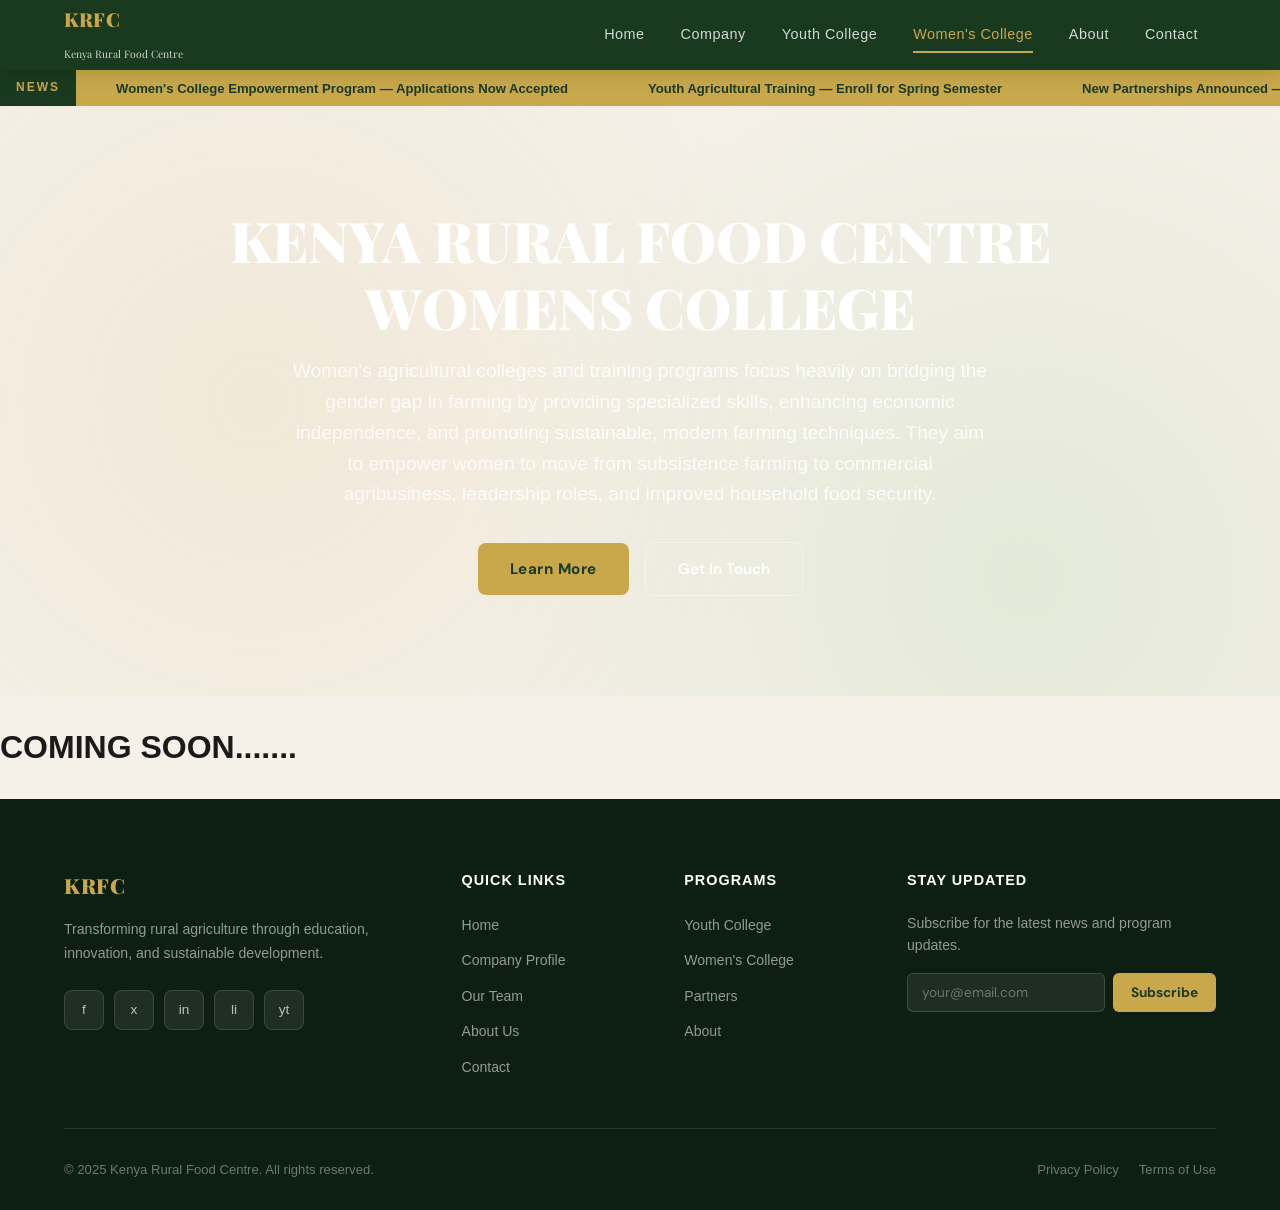
<file: women.html>
<!DOCTYPE html>
<html lang="en">
<head>
  <meta charset="UTF-8" />
  <meta name="viewport" content="width=device-width, initial-scale=1.0"/>
  <title>Women's College – GreenRoots</title>
  <link href="https://fonts.googleapis.com/css2?family=Playfair+Display:wght@400;700;900&family=DM+Sans:wght@300;400;500;600&display=swap" rel="stylesheet"/>
  <link rel="stylesheet" href="style.css"/>
</head>
<body>

<!-- NAVIGATION -->
<nav id="main-nav">
  <a class="logo" href="index.html">
     <div><div>KRFC</div><span>Kenya Rural Food Centre</span></div>
  </a>
  <ul class="nav-links" id="nav-links">
    <li><a href="index.html" id="nav-home" class="active">Home</a></li>
    <li class="dropdown">
      <a href="#" class="dropdown-toggle">Company</a>
      <div class="dropdown-menu">
        <a href="profile.html">Company Profile</a>
        <a href="team.html">Our Team</a>
        <a href="partners.html">Partners</a>
      </div>
    </li>
    <li><a href="youth.html" id="nav-youth">Youth College</a></li>
    <li><a href="women.html" id="nav-women">Women's College</a></li>
    <li><a href="about.html" id="nav-about">About</a></li>
    <li><a href="contact.html" id="nav-contact">Contact</a></li>
  </ul>
  <div class="hamburger" id="hamburger" onclick="toggleMenu()">
    <span></span><span></span><span></span>
  </div>
</nav>

<!-- NEWS TICKER -->
<div class="ticker-wrap">
  <div class="ticker-label">NEWS</div>
  <div class="ticker-track">
    <div class="ticker-item">Women's College Empowerment Program — Applications Now Accepted</div>
    <div class="ticker-item">Youth Agricultural Training — Enroll for Spring Semester</div>
    <div class="ticker-item">New Partnerships Announced — Expanding Market Access for Farmers</div>
  </div>
</div>

<!-- HERO SECTION -->
<section class="hero">
  <div class="hero-content">
    <h1>KENYA RURAL FOOD CENTRE WOMENS COLLEGE</h1>
    <p>Women's agricultural colleges and training programs focus heavily on bridging the 
      gender gap in farming by providing specialized skills, enhancing economic independence, and promoting sustainable, modern farming techniques. They aim to empower 
      women to move from subsistence farming to commercial agribusiness, leadership roles, and improved household food security.</p>
    <div class="hero-buttons">
      <a href="about.html" class="btn-primary">Learn More</a>
      <a href="contact.html" class="btn-outline">Get In Touch</a>
    </div>
  </div>
</section>

<!-- CONTENT -->
 <br>

<h1>COMING SOON.......</h1>

 
 <br>


<!-- FOOTER -->
<footer>
  <div class="footer-grid">
    <div class="footer-brand">
      <a class="logo" href="index.html">KRFC</a>
      <p>Transforming rural agriculture through education, innovation, and sustainable development.</p>
      <div class="social-links">
        <a class="social-link" href="#" title="Facebook">f</a>
        <a class="social-link" href="#" title="Twitter">x</a>
        <a class="social-link" href="#" title="Instagram">in</a>
        <a class="social-link" href="#" title="LinkedIn">li</a>
        <a class="social-link" href="#" title="YouTube">yt</a>
      </div>
    </div>
    <div class="footer-col">
      <h5>Quick Links</h5>
      <ul>
        <li><a href="index.html">Home</a></li>
        <li><a href="profile.html">Company Profile</a></li>
        <li><a href="team.html">Our Team</a></li>
        <li><a href="about.html">About Us</a></li>
        <li><a href="contact.html">Contact</a></li>
      </ul>
    </div>
    <div class="footer-col">
      <h5>Programs</h5>
      <ul>
        <li><a href="youth.html">Youth College</a></li>
        <li><a href="women.html">Women's College</a></li>
        <li><a href="partners.html">Partners</a></li>
        <li><a href="about.html">About</a></li>
      </ul>
    </div>
    <div class="footer-col footer-newsletter">
      <h5>Stay Updated</h5>
      <p>Subscribe for the latest news and program updates.</p>
      <div class="newsletter-form">
        <input type="email" placeholder="your@email.com"/>
        <button onclick="subscribeNewsletter()">Subscribe</button>
      </div>
    </div>
  </div>
  <div class="footer-bottom">
    <p>© 2025 Kenya Rural Food Centre. All rights reserved.</p>
    <div class="footer-bottom-links">
      <a href="#">Privacy Policy</a>
      <a href="#">Terms of Use</a>
    </div>
  </div>
</footer>

<div class="toast" id="toast"></div>
<script src="script.js"></script>
</body>
</html>
</file>
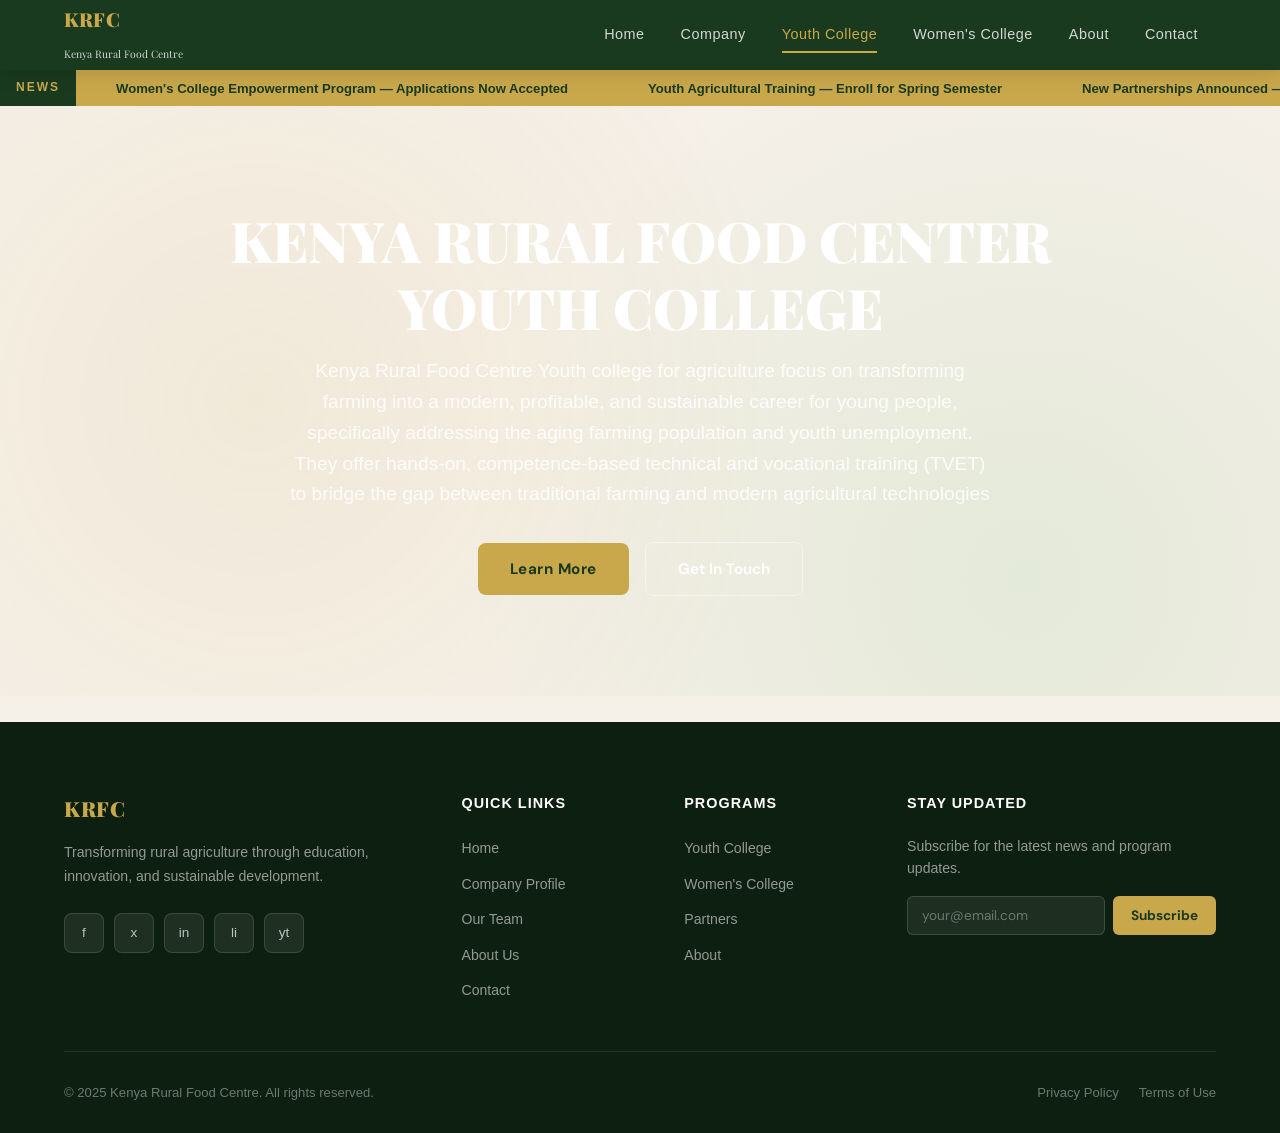
<file: youth.html>
<!DOCTYPE html>
<html lang="en">
<head>
  <meta charset="UTF-8" />
  <meta name="viewport" content="width=device-width, initial-scale=1.0"/>
  <title>Youth College – KRFC</title>
  <link href="https://fonts.googleapis.com/css2?family=Playfair+Display:wght@400;700;900&family=DM+Sans:wght@300;400;500;600&display=swap" rel="stylesheet"/>
  <link rel="stylesheet" href="style.css"/>
</head>
<body>

<!-- NAVIGATION -->
<nav id="main-nav">
  <a class="logo" href="index.html">
     <div><div>KRFC</div><span>Kenya Rural Food Centre</span></div>
  </a>
  <ul class="nav-links" id="nav-links">
    <li><a href="index.html" id="nav-home" class="active">Home</a></li>
    <li class="dropdown">
      <a href="#" class="dropdown-toggle">Company</a>
      <div class="dropdown-menu">
        <a href="profile.html">Company Profile</a>
        <a href="team.html">Our Team</a>
        <a href="partners.html">Partners</a>
      </div>
    </li>
    <li><a href="youth.html" id="nav-youth">Youth College</a></li>
    <li><a href="women.html" id="nav-women">Women's College</a></li>
    <li><a href="about.html" id="nav-about">About</a></li>
    <li><a href="contact.html" id="nav-contact">Contact</a></li>
  </ul>
  <div class="hamburger" id="hamburger" onclick="toggleMenu()">
    <span></span><span></span><span></span>
  </div>
</nav>

<!-- NEWS TICKER -->
<div class="ticker-wrap">
  <div class="ticker-label">NEWS</div>
  <div class="ticker-track">
    <div class="ticker-item">Women's College Empowerment Program — Applications Now Accepted</div>
    <div class="ticker-item">Youth Agricultural Training — Enroll for Spring Semester</div>
    <div class="ticker-item">New Partnerships Announced — Expanding Market Access for Farmers</div>
  </div>
</div>

<!-- HERO SECTION -->
<section class="hero">
  <div class="hero-content">
    <h1>KENYA RURAL FOOD CENTER YOUTH COLLEGE</h1>
    <p>Kenya Rural Food Centre Youth college for agriculture focus on transforming farming into a modern, profitable, and sustainable career for young people, 
      specifically addressing the aging farming population and youth unemployment. They offer hands-on, competence-based technical 
      and vocational training (TVET) to bridge the gap between traditional farming and modern agricultural technologies</p>
    <div class="hero-buttons">
      <a href="about.html" class="btn-primary">Learn More</a>
      <a href="contact.html" class="btn-outline">Get In Touch</a>
    </div>
  </div>
</section>
<br>
<!--CONTENT-->






<!-- FOOTER -->
<footer>
  <div class="footer-grid">
    <div class="footer-brand">
      <a class="logo" href="index.html">KRFC</a>
      <p>Transforming rural agriculture through education, innovation, and sustainable development.</p>
      <div class="social-links">
        <a class="social-link" href="#" title="Facebook">f</a>
        <a class="social-link" href="#" title="Twitter">x</a>
        <a class="social-link" href="#" title="Instagram">in</a>
        <a class="social-link" href="#" title="LinkedIn">li</a>
        <a class="social-link" href="#" title="YouTube">yt</a>
      </div>
    </div>
    <div class="footer-col">
      <h5>Quick Links</h5>
      <ul>
        <li><a href="index.html">Home</a></li>
        <li><a href="profile.html">Company Profile</a></li>
        <li><a href="team.html">Our Team</a></li>
        <li><a href="about.html">About Us</a></li>
        <li><a href="contact.html">Contact</a></li>
      </ul>
    </div>
    <div class="footer-col">
      <h5>Programs</h5>
      <ul>
        <li><a href="youth.html">Youth College</a></li>
        <li><a href="women.html">Women's College</a></li>
        <li><a href="partners.html">Partners</a></li>
        <li><a href="about.html">About</a></li>
      </ul>
    </div>
    <div class="footer-col footer-newsletter">
      <h5>Stay Updated</h5>
      <p>Subscribe for the latest news and program updates.</p>
      <div class="newsletter-form">
        <input type="email" placeholder="your@email.com"/>
        <button onclick="subscribeNewsletter()">Subscribe</button>
      </div>
    </div>
  </div>
  <div class="footer-bottom">
    <p>© 2025 Kenya Rural Food Centre. All rights reserved.</p>
    <div class="footer-bottom-links">
      <a href="#">Privacy Policy</a>
      <a href="#">Terms of Use</a>
    </div>
  </div>
</footer>

<div class="toast" id="toast"></div>
<script src="script.js"></script>
</body>
</html>
</file>
<file: style.css>
:root {
  --green-dark: #1a3a1f;
  --green-mid: #2d6a35;
  --green-light: #4caf50;
  --gold: #c9a84c;
  --gold-light: #e8c96a;
  --cream: #f5f0e8;
  --white: #ffffff;
  --text-dark: #1a1a1a;
  --text-mid: #4a4a4a;
  --text-light: #6b6b6b;
  --border-color: #e0ddd4;
  --shadow: 0 8px 40px rgba(0,0,0,0.12);
  --shadow-sm: 0 2px 8px rgba(0,0,0,0.06);
  --transition: all 0.35s cubic-bezier(0.4,0,0.2,1);
}

*, *::before, *::after { 
  box-sizing: border-box; 
  margin: 0; 
  padding: 0; 
}

body {
  font-family: 'Gill Sans', 'Gill Sans MT', Calibri, 'Trebuchet MS', sans-serif;
  background: var(--cream);
  color: var(--text-dark);
  overflow-x: hidden;
  line-height: 1.6;
}

/* ===== NAVIGATION ===== */
nav {
  position: sticky;
  top: 0;
  z-index: 100;
  background: var(--green-dark);
  padding: 0 5%;
  display: flex;
  align-items: center;
  justify-content: space-between;
  height: 70px;
  box-shadow: 0 2px 20px rgba(0,0,0,0.15);
}

.logo {
  font-family: 'Playfair Display', serif;
  font-size: 1.2rem;
  font-weight: 900;
  color: var(--gold);
  letter-spacing: 0.5px;
  cursor: pointer;
  display: flex;
  align-items: center;
  gap: 10px;
  text-decoration: none;
}

.logo span { 
  font-size: 0.65rem; 
  color: rgba(255,255,255,0.8); 
  font-weight: 400;
  letter-spacing: 0px;
}

.nav-links {
  display: flex;
  gap: 0;
  list-style: none;
}

.nav-links li {
  position: relative;
}

.nav-links li a {
  display: block;
  padding: 10px 18px;
  color: rgba(255,255,255,0.8);
  text-decoration: none;
  font-size: 0.9rem;
  font-weight: 500;
  letter-spacing: 0.5px;
  transition: var(--transition);
  border-radius: 6px;
  position: relative;
}

.nav-links li a::after {
  content: '';
  position: absolute;
  bottom: 4px;
  left: 18px;
  right: 18px;
  height: 2px;
  background: var(--gold);
  transform: scaleX(0);
  transition: var(--transition);
}

.nav-links li a:hover,
.nav-links li a.active { 
  color: var(--gold); 
}

.nav-links li a:hover::after,
.nav-links li a.active::after { 
  transform: scaleX(1); 
}

/* Dropdown Menu */
.dropdown {
  position: relative;
}

.dropdown-toggle::after {
  content: '▼';
  font-size: 0.6rem;
  margin-left: 6px;
  display: inline-block;
}

.dropdown-menu {
  position: absolute;
  top: 100%;
  left: 0;
  background: var(--green-dark);
  border-top: 2px solid var(--gold);
  border-radius: 0 0 8px 8px;
  min-width: 180px;
  display: none;
  flex-direction: column;
  box-shadow: 0 8px 20px rgba(0,0,0,0.2);
  z-index: 101;
}

.dropdown:hover .dropdown-menu {
  display: flex;
}

.dropdown-menu a {
  padding: 12px 18px;
  color: rgba(255,255,255,0.8);
  text-decoration: none;
  font-size: 0.85rem;
  transition: var(--transition);
  border: none;
  position: relative;
}

.dropdown-menu a::after {
  display: none;
}

.dropdown-menu a:hover {
  background: rgba(201,168,76,0.1);
  color: var(--gold);
  padding-left: 24px;
}

.dropdown-menu a.active {
  background: rgba(201,168,76,0.1);
  color: var(--gold);
}

.hamburger {
  display: none;
  flex-direction: column;
  gap: 5px;
  cursor: pointer;
  padding: 5px;
}

.hamburger span {
  display: block;
  width: 24px;
  height: 2px;
  background: var(--white);
  transition: var(--transition);
}

/* ===== TICKER ===== */
.ticker-wrap {
  background: var(--gold);
  overflow: hidden;
  height: 36px;
  display: flex;
  align-items: center;
}

.ticker-label {
  background: var(--green-dark);
  color: var(--gold);
  font-weight: 700;
  font-size: 0.75rem;
  letter-spacing: 2px;
  padding: 0 16px;
  height: 100%;
  display: flex;
  align-items: center;
  white-space: nowrap;
  z-index: 1;
}

.ticker-track {
  display: flex;
  animation: ticker 40s linear infinite;
}

.ticker-track:hover { 
  animation-play-state: paused; 
}

.ticker-item {
  white-space: nowrap;
  padding: 0 40px;
  font-size: 0.82rem;
  font-weight: 600;
  color: var(--green-dark);
  display: flex;
  align-items: center;
  gap: 10px;
}

@keyframes ticker {
  0% { transform: translateX(0); }
  100% { transform: translateX(-50%); }
}

/* ===== HERO SECTION ===== */
.hero {
  background-image:url(https://images.pexels.com/photos/33786747/pexels-photo-33786747.jpeg);
  padding: 100px 5%;
  text-align: center;
  color: white;
  position: relative;
  overflow: hidden;
  background-repeat: no-repeat;
  background-position: center;
}

.hero::before {
  content: '';
  position: absolute;
  top: 0;
  left: 0;
  right: 0;
  bottom: 0;
  background: 
    radial-gradient(circle at 20% 50%, rgba(201,168,76,0.1) 0%, transparent 50%),
    radial-gradient(circle at 80% 80%, rgba(76,175,80,0.1) 0%, transparent 50%);
  pointer-events: none;
}

.hero-content {
  position: relative;
  z-index: 2;
  max-width: 900px;
  margin: 0 auto;
}

.hero h1 {
  font-family: 'Playfair Display', serif;
  font-size: clamp(2.5rem, 5vw, 3.5rem);
  font-weight: 900;
  margin-bottom: 16px;
  line-height: 1.2;
  colour: white;
}

.hero p {
  font-size: 1.2rem;
  color: rgba(255,255,255,0.85);
  margin-bottom: 32px;
  max-width: 700px;
  margin-left: auto;
  margin-right: auto;
}

.hero-buttons {
  display: flex;
  gap: 16px;
  flex-wrap: wrap;
  justify-content: center;
  align-items: center;
}

/* ===== PAGE HERO ===== */
.page-hero {
  background: linear-gradient(135deg, var(--green-dark) 0%, var(--green-mid) 100%);
  padding: 80px 5%;
  text-align: center;
  color: var(--white);
  position: relative;
  overflow: hidden;
}

.page-hero::before {
  content: '';
  position: absolute;
  top: 0;
  left: 0;
  right: 0;
  bottom: 0;
  background: 
    radial-gradient(circle at 20% 50%, rgba(201,168,76,0.1) 0%, transparent 50%),
    radial-gradient(circle at 80% 80%, rgba(76,175,80,0.1) 0%, transparent 50%);
  pointer-events: none;
}

.page-hero-content {
  position: relative;
  z-index: 2;
  max-width: 900px;
  margin: 0 auto;
}

.page-hero h1 {
  font-family: 'Playfair Display', serif;
  font-size: clamp(2rem, 4vw, 3rem);
  font-weight: 900;
  margin-bottom: 16px;
  line-height: 1.2;
}

.page-hero p {
  font-size: 1.1rem;
  color: rgba(255,255,255,0.85);
}

/* ===== BUTTONS ===== */
.btn-primary {
  background: var(--gold);
  color: var(--green-dark);
  padding: 14px 32px;
  border: none;
  border-radius: 8px;
  font-size: 0.95rem;
  font-weight: 700;
  cursor: pointer;
  transition: var(--transition);
  letter-spacing: 0.5px;
  font-family: 'DM Sans', sans-serif;
  text-decoration: none;
  display: inline-block;
}

.btn-primary:hover {
  background: var(--gold-light);
  transform: translateY(-2px);
  box-shadow: 0 12px 30px rgba(201,168,76,0.4);
}

.btn-outline {
  background: transparent;
  color: var(--white);
  padding: 14px 32px;
  border: 1.5px solid rgba(255,255,255,0.4);
  border-radius: 8px;
  font-size: 0.95rem;
  font-weight: 600;
  cursor: pointer;
  transition: var(--transition);
  font-family: 'DM Sans', sans-serif;
  text-decoration: none;
  display: inline-block;
}

.btn-outline:hover {
  border-color: var(--white);
  background: rgba(255,255,255,0.08);
}

.btn-outline-light {
  background: transparent;
  color: var(--white);
  padding: 14px 32px;
  border: 1.5px solid var(--white);
  border-radius: 8px;
  font-size: 0.95rem;
  font-weight: 600;
  cursor: pointer;
  transition: var(--transition);
  font-family: 'DM Sans', sans-serif;
  text-decoration: none;
  display: inline-block;
}

.btn-outline-light:hover {
  background: var(--white);
  color: var(--green-dark);
}

/* ===== INITIATIVES SECTION ===== */
.initiatives-section {
  padding: 80px 5%;
  background: var(--white);
}

.initiatives-container {
  max-width: 2200px;
  margin: 0 auto;
}

.initiatives-container {
  display: flex;
  flex-direction: column;
  gap: 18px;
}

.initiative-card {
  background: var(--cream);
  border-radius: 0;
  overflow: hidden;
  width: 100%;
  display: flex;
  flex-direction: column;
  transition: var(--transition);
  border-left: 6px solid var(--green-mid);
  border-top: 1px solid var(--border-color);
  border-right: 1px solid var(--border-color);
  border-bottom: 1px solid var(--border-color);
}

.initiative-card:hover {
  transform: translateX(10px);
  box-shadow: var(--shadow);
  border-left-color: var(--gold);
}

.initiative-image-placeholder {
  display: none;
  width: 100%;
  height: 220px;
  background: linear-gradient(135deg, rgba(45,106,53,0.08) 0%, rgba(201,168,76,0.08) 100%);
  align-items: center;
  justify-content: center;
  font-size: 0.9rem;
  color: var(--text-light);
  border-bottom: 1px solid var(--border-color);
  font-weight: 500;
}

.initiative-card h3 {
  font-family: 'Playfair Display', serif;
  font-size: 1.3rem;
  color: var(--green-dark);
  margin: 20px 24px 10px;
}

.initiative-card p {
  padding: 0 24px 24px;
  font-size: 0.95rem;
  color: var(--text-mid);
  line-height: 1.6;
}

/* ===== PROGRAM SECTION ===== */
.programs-section {
  padding: 80px 5%;
  background: var(--white);
}

.section-header {
  max-width: 1200px;
  margin: 0 auto 60px;
  text-align: center;
}

.section-tag {
  display: inline-block;
  background: rgba(76,175,80,0.12);
  color: var(--green-mid);
  font-size: 0.75rem;
  font-weight: 700;
  letter-spacing: 2px;
  text-transform: uppercase;
  padding: 6px 16px;
  border-radius: 50px;
  margin-bottom: 16px;
}

.section-header h2 {
  font-family: 'Playfair Display', serif;
  font-size: clamp(2rem, 3.5vw, 3rem);
  font-weight: 900;
  color: var(--green-dark);
  margin-bottom: 16px;
}

.section-header p {
  font-size: 1.05rem;
  color: var(--text-mid);
  line-height: 1.7;
  max-width: 560px;
  margin: 0 auto;
}

.programs-grid {
  max-width: 1200px;
  margin: 0 auto;
  display: grid;
  grid-template-columns: repeat(auto-fit, minmax(320px, 1fr));
  gap: 32px;
}

.program-card {
  background: var(--smoke-white);
  border: 1px solid var(--border-color);
  border-radius: 12px;
  overflow: hidden;
  transition: var(--transition);
  text-decoration: none;
  color: inherit;
  display: flex;
  flex-direction: column;
}

.program-card:hover {
  transform: translateY(-8px);
  box-shadow: var(--shadow);
  border-color: var(--gold);
}

.program-image-placeholder {
  width: 400%;
  height: 0px;
  background: linear-gradient(135deg, rgba(45,106,53,0.08) 0%, rgba(201,168,76,0.08) 100%);
  display: flex;
  align-items: center;
  justify-content: center;
  font-size: 0.9rem;
  color: var(--text-light);
  border-bottom: 1px solid var(--border-color);
  font-weight: 500;
}

.program-card-body {
  padding: 32px 24px;
  flex: 1;
  display: flex;
  flex-direction: column;
}

.program-card h3 {
  font-family: 'Playfair Display', serif;
  font-size: 1.3rem;
  color: var(--green-dark);
  margin-bottom: 12px;
}

.program-card p {
  font-size: 0.95rem;
  color: var(--text-mid);
  line-height: 1.6;
  margin-bottom: 16px;
  flex: 1;
}

.card-link {
  display: inline-flex;
  align-items: center;
  gap: 6px;
  color: var(--green-mid);
  font-weight: 600;
  transition: var(--transition);
  font-size: 0.95rem;
}

.card-link:hover {
  color: var(--gold);
  gap: 12px;
}

.arrow {
  display: inline-block;
}

/* ===== TESTIMONIALS ===== */
.testimonials {
  padding: 80px 5%;
  background: var(--cream);
}

.testimonials-grid {
  max-width: 1200px;
  margin: 0 auto;
  display: grid;
  grid-template-columns: repeat(auto-fit, minmax(300px, 1fr));
  gap: 28px;
}

.testimonial-card {
  background: var(--white);
  border-radius: 12px;
  padding: 32px;
  box-shadow: var(--shadow-sm);
  border: 1px solid var(--border-color);
  transition: var(--transition);
}

.testimonial-card:hover {
  box-shadow: var(--shadow);
  border-color: var(--gold);
}

.quote-mark {
  font-size: 3rem;
  color: var(--gold);
  opacity: 0.6;
  font-family: 'Playfair Display', serif;
  margin-bottom: 8px;
}

.testimonial-card p {
  font-size: 0.95rem;
  color: var(--text-mid);
  line-height: 1.7;
  margin-bottom: 20px;
  font-style: italic;
}

.testimonial-author {
  display: flex;
  gap: 12px;
  align-items: flex-start;
}

.author-name {
  font-weight: 700;
  color: var(--green-dark);
  font-size: 0.95rem;
}

.author-role {
  font-size: 0.82rem;
  color: var(--text-light);
}

/* ===== CTA SECTION ===== */
.cta-section {
  background: linear-gradient(135deg, var(--green-dark) 0%, var(--green-mid) 100%);
  padding: 80px 5%;
  text-align: center;
  color: var(--white);
  position: relative;
  overflow: hidden;
}

.cta-section::before {
  content: '';
  position: absolute;
  top: 0;
  left: 0;
  right: 0;
  bottom: 0;
  background: 
    radial-gradient(circle at 20% 50%, rgba(201,168,76,0.1) 0%, transparent 50%),
    radial-gradient(circle at 80% 80%, rgba(76,175,80,0.1) 0%, transparent 50%);
  pointer-events: none;
}

.cta-content {
  position: relative;
  z-index: 2;
  max-width: 700px;
  margin: 0 auto;
}

.cta-content h2 {
  font-family: 'Playfair Display', serif;
  font-size: clamp(1.8rem, 3vw, 2.5rem);
  font-weight: 900;
  margin-bottom: 16px;
}

.cta-content p {
  font-size: 1.1rem;
  color: rgba(255,255,255,0.85);
  margin-bottom: 32px;
}

.cta-buttons {
  display: flex;
  gap: 16px;
  flex-wrap: wrap;
  justify-content: center;
}

/* ===== PROFILE SECTION ===== */
.profile-section {
  padding: 80px 5%;
  background: var(--white);
}

.profile-container {
  max-width: 1200px;
  margin: 0 auto;
  display: grid;
  grid-template-columns: 1fr 1fr;
  gap: 60px;
  align-items: center;
}

.profile-text h2 {
  font-family: 'Playfair Display', serif;
  font-size: 2.2rem;
  font-weight: 900;
  color: var(--green-dark);
  margin-bottom: 20px;
}

.profile-text p {
  font-size: 1rem;
  color: var(--text-mid);
  line-height: 1.8;
  margin-bottom: 16px;
}

.profile-highlights {
  display: grid;
  grid-template-columns: repeat(2, 1fr);
  gap: 24px;
  margin-top: 40px;
  padding-top: 40px;
  border-top: 2px solid var(--border-color);
}

.highlight-item h4 {
  font-weight: 700;
  color: var(--green-dark);
  font-size: 0.9rem;
  text-transform: uppercase;
  letter-spacing: 1px;
  margin-bottom: 8px;
}

.highlight-item p {
  font-size: 1rem;
  color: var(--text-mid);
  margin: 0;
}

.profile-image {
  display: flex;
  justify-content: center;
}

.large-image-placeholder {
  width: 100%;
  height: 400px;
  background: linear-gradient(135deg, rgba(45,106,53,0.12) 0%, rgba(201,168,76,0.12) 100%);
  border-radius: 12px;
  display: flex;
  align-items: center;
  justify-content: center;
  font-size: 1rem;
  color: var(--text-light);
  border: 2px solid var(--border-color);
}

/* ===== VALUES SECTION ===== */
.values-section {
  padding: 80px 5%;
  background: var(--cream);
}

.values-container {
  max-width: 1200px;
  margin: 0 auto;
}

.values-grid-large {
  display: grid;
  grid-template-columns: repeat(auto-fit, minmax(300px, 1fr));
  gap: 28px;
  margin-top: 60px;
}

.value-card-large {
  background: var(--white);
  padding: 40px 28px;
  border-radius: 12px;
  border: 1px solid var(--border-color);
  transition: var(--transition);
}

.value-card-large:hover {
  transform: translateY(-6px);
  box-shadow: var(--shadow);
  border-color: var(--gold);
}

.value-number {
  font-family: 'Playfair Display', serif;
  font-size: 2.5rem;
  font-weight: 900;
  color: var(--gold);
  margin-bottom: 12px;
}

.value-card-large h3 {
  font-family: 'Playfair Display', serif;
  font-size: 1.3rem;
  font-weight: 700;
  color: var(--green-dark);
  margin-bottom: 12px;
}

.value-card-large p {
  font-size: 0.95rem;
  color: var(--text-mid);
  line-height: 1.7;
}

/* ===== ORG STRUCTURE ===== */
.org-structure {
  padding: 80px 5%;
  background: var(--white);
}

.org-container {
  max-width: 1200px;
  margin: 0 auto;
}

.org-grid {
  display: grid;
  grid-template-columns: repeat(auto-fit, minmax(280px, 1fr));
  gap: 28px;
  margin-top: 60px;
}

.org-unit {
  background: var(--cream);
  padding: 32px;
  border-radius: 12px;
  border-left: 4px solid var(--gold);
  transition: var(--transition);
}

.org-unit:hover {
  box-shadow: var(--shadow-sm);
  transform: translateX(4px);
}

.org-unit h3 {
  font-family: 'Playfair Display', serif;
  font-size: 1.2rem;
  font-weight: 700;
  color: var(--green-dark);
  margin-bottom: 12px;
}

.org-unit p {
  font-size: 0.95rem;
  color: var(--text-mid);
  margin-bottom: 16px;
}

.org-unit ul {
  list-style: none;
  padding: 0;
}

.org-unit li {
  font-size: 0.9rem;
  color: var(--text-light);
  padding-left: 20px;
  position: relative;
  margin-bottom: 8px;
}

.org-unit li::before {
  content: '→';
  position: absolute;
  left: 0;
  color: var(--gold);
  font-weight: bold;
}

/* ===== STATS SECTION ===== */
.stats-section {
  padding: 80px 5%;
  background: linear-gradient(135deg, var(--green-dark) 0%, var(--green-mid) 100%);
  color: var(--white);
}

.stats-container {
  max-width: 1200px;
  margin: 0 auto;
  display: grid;
  grid-template-columns: repeat(auto-fit, minmax(240px, 1fr));
  gap: 40px;
}

.stat-block {
  text-align: center;
}

.stat-number {
  font-family: 'Playfair Display', serif;
  font-size: 3rem;
  font-weight: 900;
  color: var(--gold);
  display: block;
  margin-bottom: 8px;
}

.stat-label {
  font-size: 1rem;
  font-weight: 700;
  margin-bottom: 8px;
}

.stat-description {
  font-size: 0.9rem;
  color: rgba(255,255,255,0.8);
}

/* ===== TEAM SECTION ===== */
.team-leadership {
  padding: 80px 5%;
  background: var(--cream);
}

.team-container {
  max-width: 1200px;
  margin: 0 auto;
}

.leadership-grid {
  display: grid;
  grid-template-columns: repeat(auto-fit, minmax(340px, 1fr));
  gap: 28px;
  margin-top: 60px;
}

.leadership-card {
  background: var(--white);
  border-radius: 12px;
  overflow: hidden;
  border: 1px solid var(--border-color);
  transition: var(--transition);
}

.leadership-card:hover {
  box-shadow: var(--shadow);
  transform: translateY(-4px);
  border-color: var(--gold);
}

.member-image-placeholder {
  width: 100%;
  height: 240px;
  background: linear-gradient(135deg, rgba(45,106,53,0.08) 0%, rgba(201,168,76,0.08) 100%);
  display: flex;
  align-items: center;
  justify-content: center;
  font-size: 0.9rem;
  color: var(--text-light);
  border-bottom: 1px solid var(--border-color);
  font-weight: 500;
}

.member-details {
  padding: 24px;
}

.member-details h3 {
  font-family: 'Playfair Display', serif;
  font-size: 1.15rem;
  font-weight: 700;
  color: var(--green-dark);
  margin-bottom: 4px;
}

.member-role {
  font-size: 0.85rem;
  color: var(--gold);
  font-weight: 600;
  text-transform: uppercase;
  letter-spacing: 0.5px;
  display: block;
  margin-bottom: 12px;
}

.member-bio {
  font-size: 0.9rem;
  color: var(--text-mid);
  line-height: 1.6;
  margin-bottom: 12px;
}

.member-contact {
  font-size: 0.85rem;
  color: var(--text-light);
  margin-top: 12px;
  padding-top: 12px;
  border-top: 1px solid var(--border-color);
}

.member-contact a {
  color: var(--green-mid);
  text-decoration: none;
  font-weight: 600;
}

.member-contact a:hover {
  color: var(--gold);
}

/* ===== TRAINERS GRID ===== */
.team-trainers {
  padding: 80px 5%;
  background: var(--white);
}

.trainers-grid {
  display: grid;
  grid-template-columns: repeat(auto-fit, minmax(220px, 1fr));
  gap: 24px;
  margin-top: 60px;
}

.trainer-card {
  background: var(--cream);
  border-radius: 12px;
  overflow: hidden;
  border: 1px solid var(--border-color);
  text-align: center;
  transition: var(--transition);
}

.trainer-card:hover {
  transform: translateY(-4px);
  box-shadow: var(--shadow-sm);
  border-color: var(--gold);
}

.trainer-image-placeholder {
  width: 100%;
  height: 180px;
  background: linear-gradient(135deg, rgba(45,106,53,0.08) 0%, rgba(201,168,76,0.08) 100%);
  display: flex;
  align-items: center;
  justify-content: center;
  font-size: 0.85rem;
  color: var(--text-light);
  border-bottom: 1px solid var(--border-color);
  font-weight: 500;
}

.trainer-card h3 {
  font-size: 1rem;
  font-weight: 700;
  color: var(--green-dark);
  padding: 16px 12px 4px;
}

.trainer-card p {
  font-size: 0.85rem;
  color: var(--text-mid);
  padding: 0 12px 16px;
}

/* ===== BOARD SECTION ===== */
.board-section {
  padding: 80px 5%;
  background: var(--cream);
}

.board-grid {
  display: grid;
  grid-template-columns: repeat(auto-fit, minmax(240px, 1fr));
  gap: 28px;
  margin-top: 60px;
}

.board-member {
  background: var(--white);
  border-radius: 12px;
  overflow: hidden;
  border: 1px solid var(--border-color);
  text-align: center;
  transition: var(--transition);
}

.board-member:hover {
  box-shadow: var(--shadow);
  border-color: var(--gold);
}

.board-image-placeholder {
  width: 100%;
  height: 200px;
  background: linear-gradient(135deg, rgba(45,106,53,0.08) 0%, rgba(201,168,76,0.08) 100%);
  display: flex;
  align-items: center;
  justify-content: center;
  font-size: 0.85rem;
  color: var(--text-light);
  border-bottom: 1px solid var(--border-color);
  font-weight: 500;
}

.board-member h4 {
  font-size: 1rem;
  font-weight: 700;
  color: var(--green-dark);
  padding: 16px 12px 4px;
}

.board-member p {
  font-size: 0.85rem;
  color: var(--text-mid);
  padding: 0 12px 16px;
}

/* ===== TEAM CULTURE ===== */
.team-culture {
  padding: 80px 5%;
  background: var(--white);
}

.culture-grid {
  display: grid;
  grid-template-columns: repeat(auto-fit, minmax(260px, 1fr));
  gap: 28px;
  margin-top: 60px;
}

.culture-card {
  background: var(--cream);
  padding: 32px;
  border-radius: 12px;
  border: 2px solid var(--border-color);
  text-align: center;
  transition: var(--transition);
}

.culture-card:hover {
  border-color: var(--gold);
  box-shadow: var(--shadow-sm);
}

.culture-card h3 {
  font-family: 'Playfair Display', serif;
  font-size: 1.15rem;
  font-weight: 700;
  color: var(--green-dark);
  margin-bottom: 12px;
}

.culture-card p {
  font-size: 0.95rem;
  color: var(--text-mid);
  line-height: 1.6;
}

/* ===== PARTNERSHIP SECTION ===== */
.partnership-intro {
  padding: 80px 5%;
  background: var(--white);
}

.partnership-container {
  max-width: 1200px;
  margin: 0 auto;
}

.partnership-intro {
  padding: 80px 5%;
}

.partnership-intro .partnership-container {
  display: grid;
  grid-template-columns: 1fr 1fr;
  gap: 60px;
  align-items: center;
}

.intro-content h2 {
  font-family: 'Playfair Display', serif;
  font-size: 2.2rem;
  font-weight: 900;
  color: var(--green-dark);
  margin-bottom: 20px;
}

.intro-content p {
  font-size: 1rem;
  color: var(--text-mid);
  line-height: 1.8;
  margin-bottom: 16px;
}

.partnership-image-placeholder {
  width: 100%;
  height: 400px;
  background: linear-gradient(135deg, rgba(45,106,53,0.12) 0%, rgba(201,168,76,0.12) 100%);
  border-radius: 12px;
  display: flex;
  align-items: center;
  justify-content: center;
  font-size: 1rem;
  color: var(--text-light);
  border: 2px solid var(--border-color);
}

/* ===== PARTNER CATEGORIES ===== */
.partner-categories {
  padding: 80px 5%;
  background: var(--cream);
}

.categories-grid {
  display: grid;
  grid-template-columns: repeat(auto-fit, minmax(320px, 1fr));
  gap: 28px;
  margin-top: 60px;
}

.category-card {
  background: var(--white);
  padding: 32px;
  border-radius: 12px;
  border: 1px solid var(--border-color);
  transition: var(--transition);
}

.category-card:hover {
  box-shadow: var(--shadow);
  border-color: var(--gold);
  transform: translateY(-4px);
}

.category-header {
  font-family: 'Playfair Display', serif;
  font-size: 1.2rem;
  font-weight: 700;
  color: var(--green-dark);
  margin-bottom: 12px;
  padding-bottom: 12px;
  border-bottom: 2px solid var(--gold);
}

.category-card > p {
  font-size: 0.95rem;
  color: var(--text-mid);
  line-height: 1.6;
  margin-bottom: 16px;
}

.category-details h4 {
  font-weight: 700;
  font-size: 0.9rem;
  color: var(--green-dark);
  text-transform: uppercase;
  letter-spacing: 0.5px;
  margin-bottom: 12px;
}

.category-details ul {
  list-style: none;
  padding: 0;
}

.category-details li {
  font-size: 0.9rem;
  color: var(--text-light);
  padding-left: 20px;
  position: relative;
  margin-bottom: 6px;
}

.category-details li::before {
  content: '→';
  position: absolute;
  left: 0;
  color: var(--gold);
  font-weight: bold;
}

/* ===== FEATURED PARTNERS ===== */
.featured-partners {
  padding: 80px 5%;
  background: var(--white);
}

.partners-showcase {
  display: grid;
  grid-template-columns: repeat(auto-fit, minmax(200px, 1fr));
  gap: 24px;
  margin-top: 60px;
}

.partner-item {
  background: var(--cream);
  border: 1px solid var(--border-color);
  border-radius: 12px;
  padding: 28px 20px;
  text-align: center;
  transition: var(--transition);
}

.partner-item:hover {
  border-color: var(--gold);
  box-shadow: var(--shadow-sm);
  transform: translateY(-4px);
}

.partner-logo-placeholder {
  width: 100%;
  height: 120px;
  background: linear-gradient(135deg, rgba(45,106,53,0.08) 0%, rgba(201,168,76,0.08) 100%);
  border-radius: 8px;
  display: flex;
  align-items: center;
  justify-content: center;
  font-size: 0.85rem;
  color: var(--text-light);
  margin-bottom: 16px;
  border: 1px solid var(--border-color);
  font-weight: 500;
}

.partner-item h4 {
  font-weight: 700;
  color: var(--green-dark);
  margin-bottom: 8px;
  font-size: 1rem;
}

.partner-item p {
  font-size: 0.85rem;
  color: var(--text-mid);
  line-height: 1.5;
}

/* ===== PARTNERSHIP BENEFITS ===== */
.partnership-benefits {
  padding: 80px 5%;
  background: var(--cream);
}

.benefits-grid {
  display: grid;
  grid-template-columns: repeat(auto-fit, minmax(300px, 1fr));
  gap: 28px;
  margin-top: 60px;
}

.benefit-card {
  background: var(--white);
  padding: 40px 28px;
  border-radius: 12px;
  border: 1px solid var(--border-color);
  text-align: center;
  transition: var(--transition);
}

.benefit-card:hover {
  transform: translateY(-6px);
  box-shadow: var(--shadow);
  border-color: var(--gold);
}

.benefit-number {
  font-family: 'Playfair Display', serif;
  font-size: 2.5rem;
  font-weight: 900;
  color: var(--gold);
  margin-bottom: 12px;
}

.benefit-card h3 {
  font-family: 'Playfair Display', serif;
  font-size: 1.2rem;
  font-weight: 700;
  color: var(--green-dark);
  margin-bottom: 12px;
}

.benefit-card p {
  font-size: 0.95rem;
  color: var(--text-mid);
  line-height: 1.6;
}

/* ===== PARTNERSHIP MODELS ===== */
.partnership-models {
  padding: 80px 5%;
  background: var(--white);
}

.models-grid {
  display: grid;
  grid-template-columns: repeat(auto-fit, minmax(300px, 1fr));
  gap: 28px;
  margin-top: 60px;
}

.model-card {
  background: var(--cream);
  padding: 32px;
  border-radius: 12px;
  border-left: 4px solid var(--gold);
  transition: var(--transition);
}

.model-card:hover {
  box-shadow: var(--shadow-sm);
  transform: translateX(4px);
}

.model-card h3 {
  font-family: 'Playfair Display', serif;
  font-size: 1.15rem;
  font-weight: 700;
  color: var(--green-dark);
  margin-bottom: 12px;
}

.model-card p {
  font-size: 0.95rem;
  color: var(--text-mid);
  line-height: 1.6;
  margin-bottom: 12px;
}

.model-type {
  font-size: 0.85rem;
  color: var(--text-light);
  font-weight: 600;
  padding-top: 12px;
  border-top: 1px solid var(--border-color);
  margin-top: 12px;
}

/* ===== FOOTER ===== */
footer {
  background: #0d1f10;
  color: rgba(255,255,255,0.7);
  padding: 70px 5% 30px;
}

.footer-grid {
  max-width: 1200px;
  margin: 0 auto;
  display: grid;
  grid-template-columns: 2fr 1fr 1fr 1.5fr;
  gap: 48px;
  padding-bottom: 48px;
  border-bottom: 1px solid rgba(255,255,255,0.1);
}

.footer-brand .logo {
  margin-bottom: 16px;
  display: inline-flex;
  font-size: 1.3rem;
}

.footer-brand p {
  font-size: 0.88rem;
  line-height: 1.7;
  margin-bottom: 24px;
  color: rgba(255,255,255,0.55);
}

.social-links {
  display: flex;
  gap: 10px;
}

.social-link {
  width: 40px;
  height: 40px;
  border-radius: 8px;
  background: rgba(255,255,255,0.08);
  border: 1px solid rgba(255,255,255,0.12);
  display: flex;
  align-items: center;
  justify-content: center;
  font-size: 0.85rem;
  cursor: pointer;
  transition: var(--transition);
  text-decoration: none;
  color: rgba(255,255,255,0.7);
}

.social-link:hover {
  background: var(--gold);
  border-color: var(--gold);
  color: var(--green-dark);
}

.footer-col h5 {
  color: var(--white);
  font-weight: 700;
  font-size: 0.9rem;
  letter-spacing: 1px;
  text-transform: uppercase;
  margin-bottom: 20px;
}

.footer-col ul {
  list-style: none;
  display: flex;
  flex-direction: column;
  gap: 10px;
}

.footer-col ul li a {
  color: rgba(255,255,255,0.55);
  text-decoration: none;
  font-size: 0.88rem;
  transition: var(--transition);
}

.footer-col ul li a:hover {
  color: var(--gold-light);
  padding-left: 4px;
}

.footer-newsletter p {
  font-size: 0.88rem;
  color: rgba(255,255,255,0.55);
  margin-bottom: 16px;
  line-height: 1.6;
}

.newsletter-form {
  display: flex;
  gap: 8px;
}

.newsletter-form input {
  flex: 1;
  padding: 10px 14px;
  border-radius: 6px;
  border: 1px solid rgba(255,255,255,0.15);
  background: rgba(255,255,255,0.07);
  color: var(--white);
  font-size: 0.85rem;
  font-family: 'DM Sans', sans-serif;
  outline: none;
  transition: var(--transition);
}

.newsletter-form input::placeholder {
  color: rgba(255,255,255,0.35);
}

.newsletter-form input:focus {
  border-color: var(--gold);
  background: rgba(255,255,255,0.1);
}

.newsletter-form button {
  padding: 10px 18px;
  background: var(--gold);
  color: var(--green-dark);
  border: none;
  border-radius: 6px;
  font-weight: 700;
  cursor: pointer;
  font-family: 'DM Sans', sans-serif;
  font-size: 0.85rem;
  transition: var(--transition);
  white-space: nowrap;
}

.newsletter-form button:hover {
  background: var(--gold-light);
}

.footer-bottom {
  max-width: 1200px;
  margin: 30px auto 0;
  display: flex;
  justify-content: space-between;
  align-items: center;
  font-size: 0.82rem;
  color: rgba(255,255,255,0.4);
}

.footer-bottom-links {
  display: flex;
  gap: 20px;
}

.footer-bottom-links a {
  color: rgba(255,255,255,0.4);
  text-decoration: none;
  transition: var(--transition);
}

.footer-bottom-links a:hover {
  color: var(--gold-light);
}

/* ===== TOAST ===== */
.toast {
  position: fixed;
  bottom: 30px;
  right: 30px;
  background: var(--green-mid);
  color: var(--white);
  padding: 16px 24px;
  border-radius: 8px;
  font-weight: 600;
  font-size: 0.9rem;
  box-shadow: 0 8px 30px rgba(0,0,0,0.2);
  z-index: 999;
  transform: translateY(100px);
  opacity: 0;
  transition: all 0.4s cubic-bezier(0.4,0,0.2,1);
}

.toast.show {
  transform: translateY(0);
  opacity: 1;
}

/* ===== RESPONSIVE ===== */
@media (max-width: 900px) {
  .profile-container {
    grid-template-columns: 1fr;
    gap: 40px;
  }

  .partnership-intro .partnership-container {
    grid-template-columns: 1fr;
    gap: 40px;
  }

  .footer-grid {
    grid-template-columns: 1fr 1fr;
  }

  .values-grid-large {
    grid-template-columns: repeat(2, 1fr);
  }

  .org-grid {
    grid-template-columns: repeat(2, 1fr);
  }

  .benefits-grid {
    grid-template-columns: repeat(2, 1fr);
  }

  .models-grid {
    grid-template-columns: 1fr;
  }
}

@media (max-width: 600px) {
  nav {
    padding: 0 4%;
  }

  .nav-links {
    display: none;
    flex-direction: column;
    position: absolute;
    top: 70px;
    left: 0;
    right: 0;
    background: var(--green-dark);
    padding: 16px;
    gap: 4px;
  }

  .nav-links.open {
    display: flex;
  }

  .hamburger {
    display: flex;
  }

  .dropdown-menu {
    position: static;
    display: none;
    border: none;
    box-shadow: none;
    background: rgba(255,255,255,0.05);
  }

  .dropdown:hover .dropdown-menu {
    display: none;
  }

  .dropdown-menu.open {
    display: flex;
  }

  .profile-highlights {
    grid-template-columns: 1fr;
  }

  .values-grid-large {
    grid-template-columns: 1fr;
  }

  .org-grid {
    grid-template-columns: 1fr;
  }

  .stats-container {
    grid-template-columns: repeat(2, 1fr);
  }

  .leadership-grid {
    grid-template-columns: 1fr;
  }

  .trainers-grid {
    grid-template-columns: repeat(2, 1fr);
  }

  .board-grid {
    grid-template-columns: repeat(2, 1fr);
  }

  .culture-grid {
    grid-template-columns: 1fr;
  }

  .categories-grid {
    grid-template-columns: 1fr;
  }

  .benefits-grid {
    grid-template-columns: 1fr;
  }

  .footer-grid {
    grid-template-columns: 1fr;
    gap: 32px;
  }

  .footer-bottom {
    flex-direction: column;
    gap: 12px;
    text-align: center;
  }

  .hero h1 {
    font-size: 1.8rem;
  }

  .section-header h2 {
    font-size: 1.6rem;
  }

  .page-hero h1 {
    font-size: 1.5rem;
  }
}


/* ===== CONTACT SECTION (ISOLATED - SAFE) ===== */
.contact-section {
  padding: 80px 5%;
  background: linear-gradient(135deg, #f5f0e8 0%, #ffffff 100%);
}

.contact-wrap {
  max-width: 1200px;
  margin: 0 auto;
  display: grid;
  grid-template-columns: 1fr 1.1fr;
  gap: 50px;
}

/* LEFT SIDE (INFO) */
.contact-info {
  background: linear-gradient(135deg, var(--green-dark), var(--green-mid));
  padding: 40px 32px;
  border-radius: 16px;
  color: var(--white);
  box-shadow: 0 10px 30px rgba(0,0,0,0.15);
  position: relative;
  overflow: hidden;
}

.contact-info::before {
  content: '';
  position: absolute;
  inset: 0;
  background: radial-gradient(circle at top right, rgba(201,168,76,0.2), transparent 50%);
  pointer-events: none;
}

.contact-info h3 {
  font-family: 'Playfair Display', serif;
  font-size: 1.6rem;
  margin-bottom: 10px;
}

.contact-info p {
  font-size: 0.95rem;
  opacity: 0.85;
  margin-bottom: 25px;
}

/* CONTACT ITEMS */
.contact-details {
  display: flex;
  flex-direction: column;
  gap: 20px;
}

.contact-item {
  display: flex;
  gap: 14px;
  align-items: flex-start;
  padding: 12px;
  border-radius: 10px;
  transition: var(--transition);
}

.contact-item:hover {
  background: rgba(255,255,255,0.08);
  transform: translateX(4px);
}

.contact-item-icon {
  width: 42px;
  height: 42px;
  background: rgba(255,255,255,0.12);
  border-radius: 10px;
  display: flex;
  align-items: center;
  justify-content: center;
  font-size: 1.1rem;
}

.contact-item h5 {
  font-size: 0.85rem;
  text-transform: uppercase;
  letter-spacing: 1px;
  margin-bottom: 4px;
  color: var(--gold-light);
}

.contact-item p {
  font-size: 0.9rem;
  margin: 0;
  opacity: 0.9;
}

/* RIGHT SIDE (FORM) */
.contact-form {
  background: rgba(255,255,255,0.8);
  backdrop-filter: blur(10px);
  padding: 40px 32px;
  border-radius: 16px;
  border: 1px solid var(--border-color);
  box-shadow: 0 10px 25px rgba(0,0,0,0.08);
}

.contact-form h3 {
  font-family: 'Playfair Display', serif;
  font-size: 1.5rem;
  color: var(--green-dark);
  margin-bottom: 25px;
}

/* FORM */
.form-row {
  display: flex;
  gap: 16px;
}

.form-group {
  margin-bottom: 18px;
  flex: 1;
}

.form-group label {
  font-size: 0.8rem;
  font-weight: 600;
  color: var(--text-mid);
  display: block;
  margin-bottom: 6px;
}

.form-group input,
.form-group select,
.form-group textarea {
  width: 100%;
  padding: 12px 14px;
  border-radius: 8px;
  border: 1px solid var(--border-color);
  font-size: 0.9rem;
  font-family: 'DM Sans', sans-serif;
  outline: none;
  transition: var(--transition);
  background: var(--white);
}

.form-group textarea {
  min-height: 120px;
  resize: vertical;
}

/* INPUT FOCUS */
.form-group input:focus,
.form-group select:focus,
.form-group textarea:focus {
  border-color: var(--green-mid);
  box-shadow: 0 0 0 2px rgba(76,175,80,0.15);
}

/* BUTTON */
.btn-submit {
  width: 100%;
  background: linear-gradient(135deg, var(--green-mid), var(--green-light));
  color: var(--white);
  padding: 14px;
  border: none;
  border-radius: 10px;
  font-weight: 700;
  cursor: pointer;
  font-size: 0.95rem;
  transition: var(--transition);
  letter-spacing: 0.5px;
}

.btn-submit:hover {
  transform: translateY(-2px);
  box-shadow: 0 10px 20px rgba(76,175,80,0.3);
}

.btn-submit:active {
  transform: scale(0.97);
}

/* RESPONSIVE */
@media (max-width: 900px) {
  .contact-wrap {
    grid-template-columns: 1fr;
  }

  .form-row {
    flex-direction: column;
  }
}
</file>
